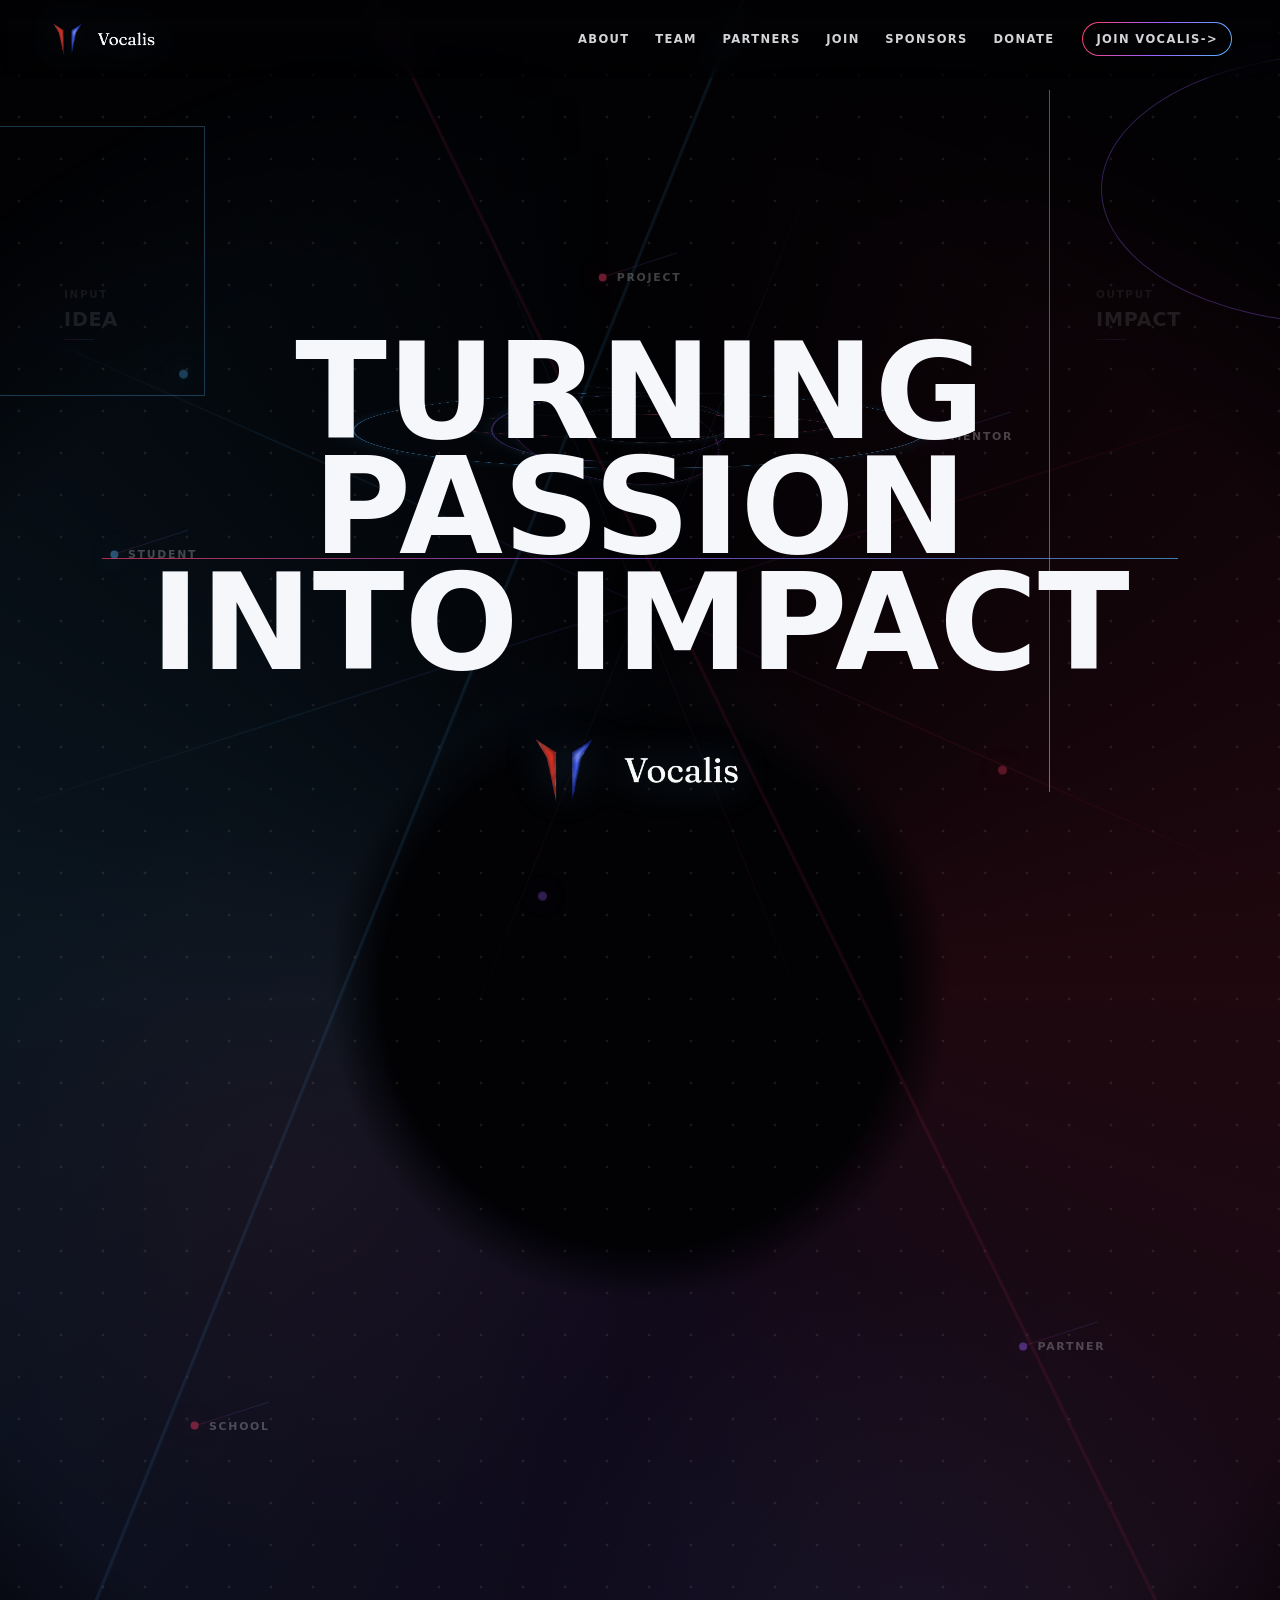
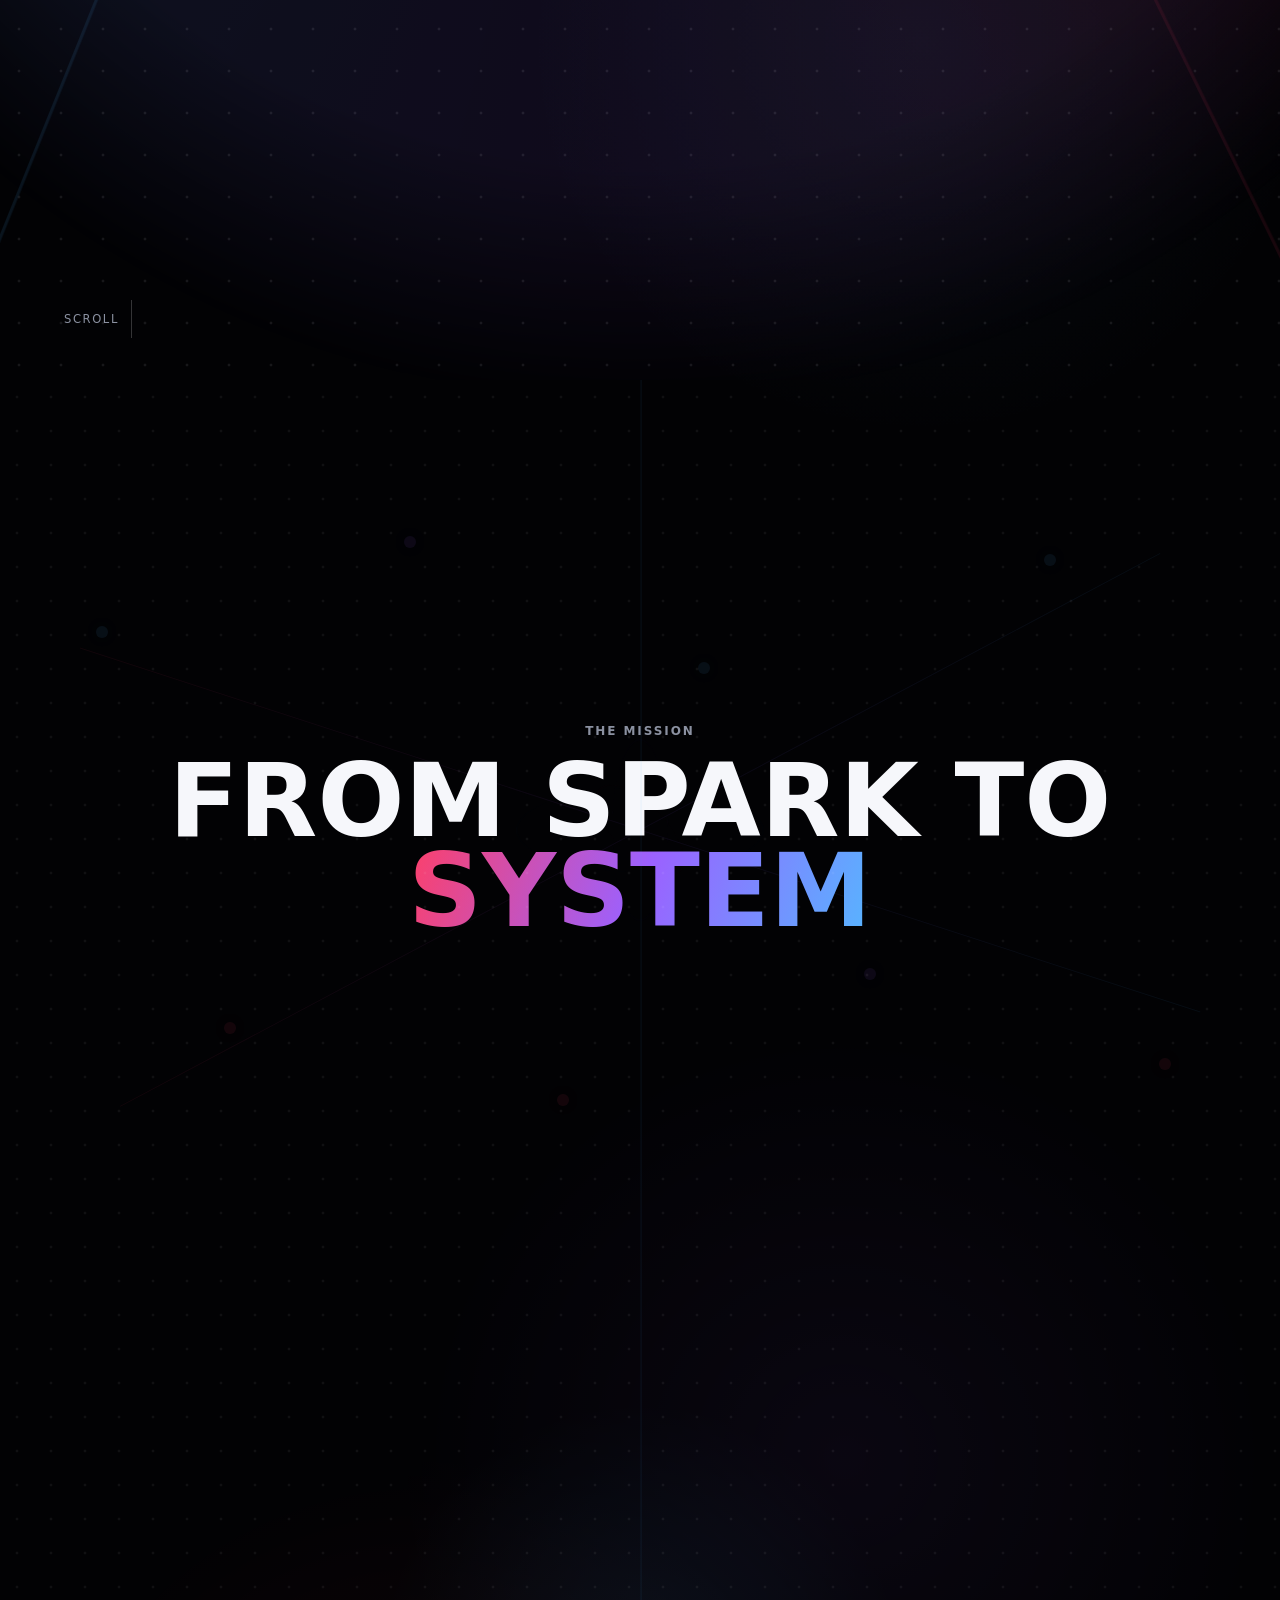
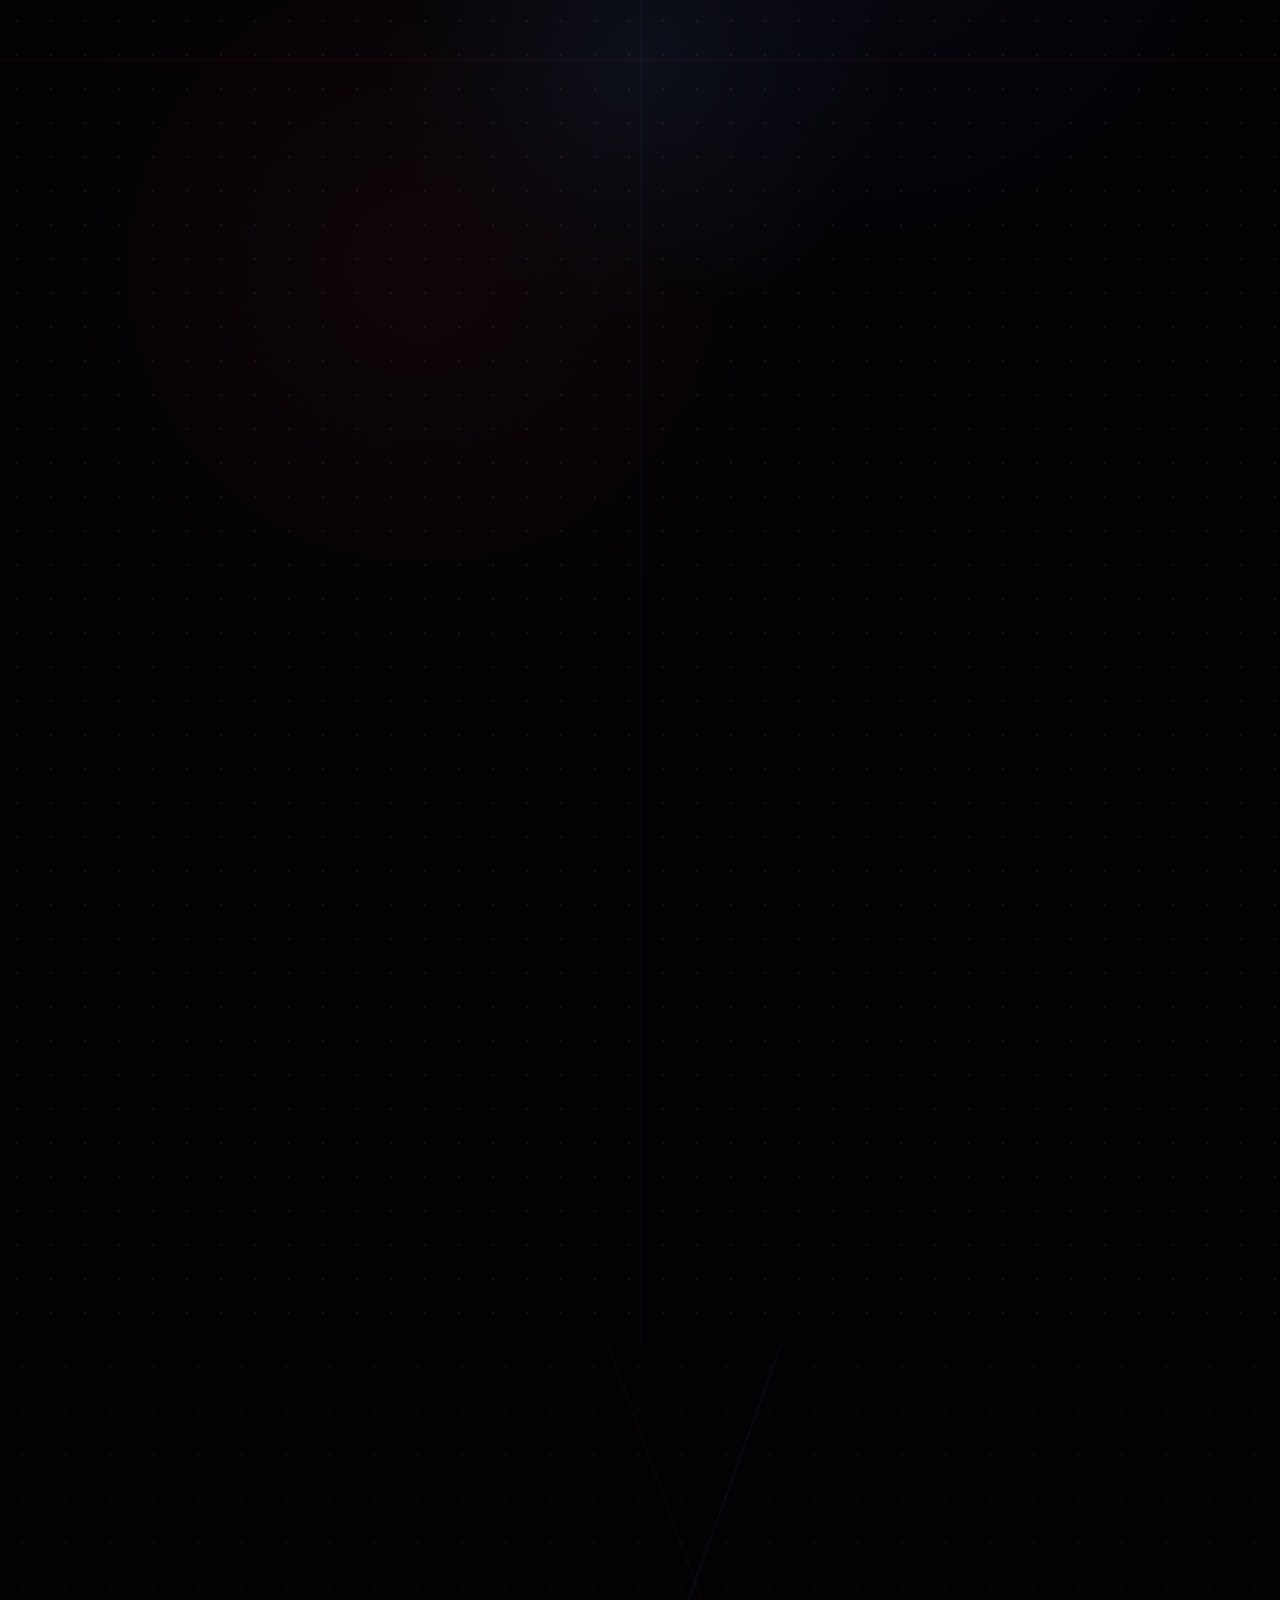
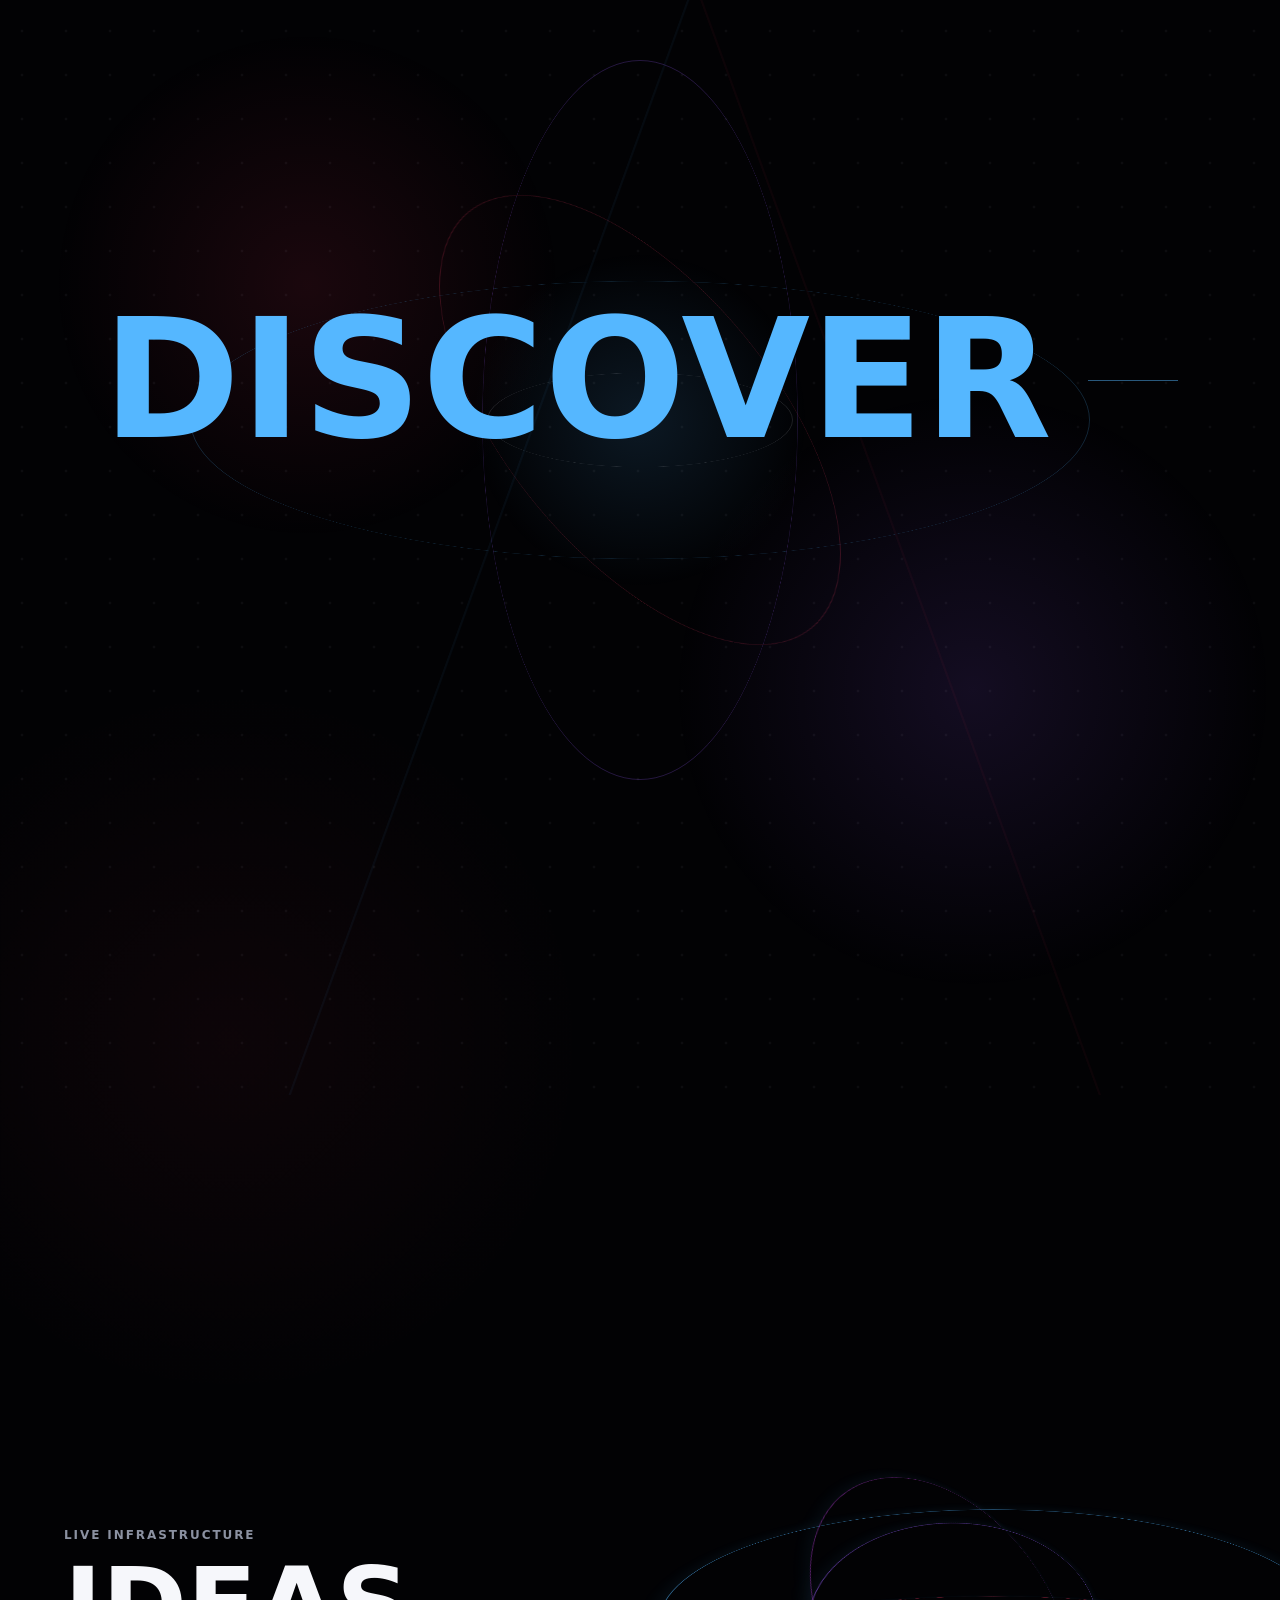
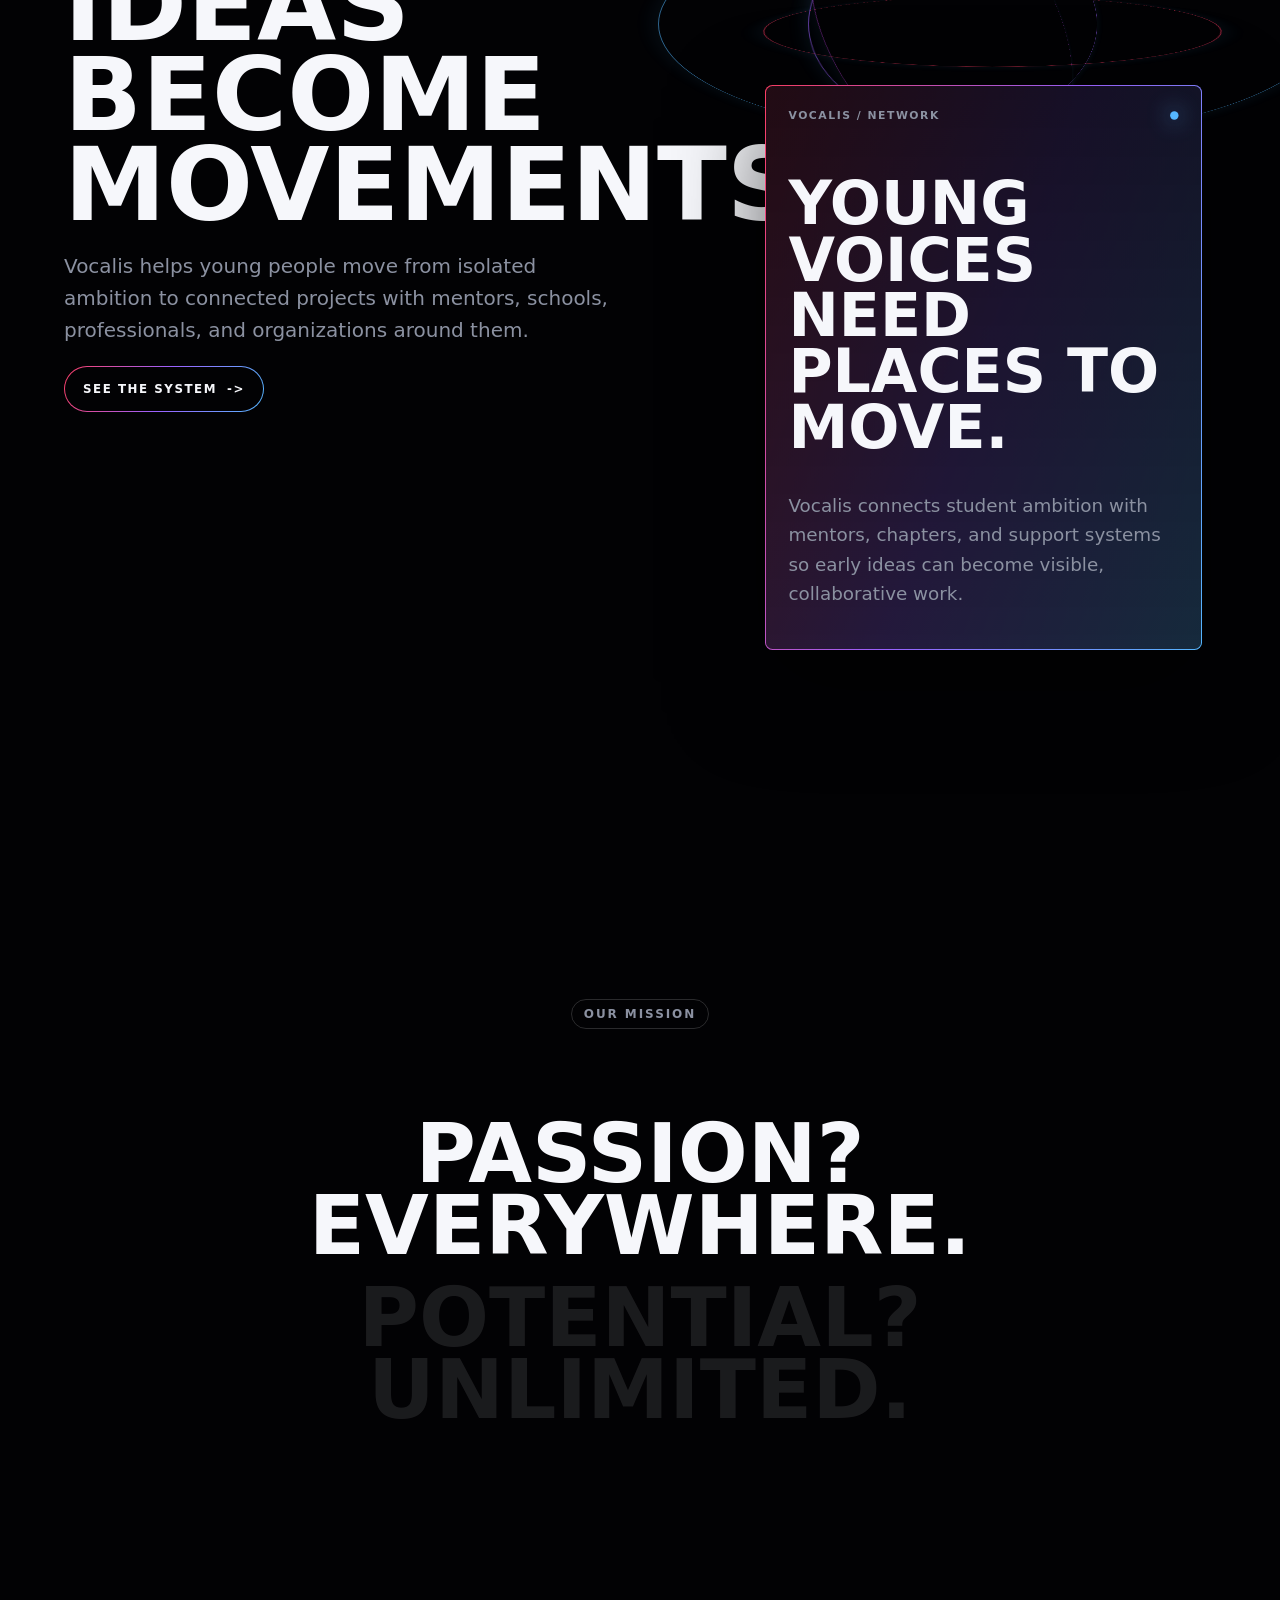
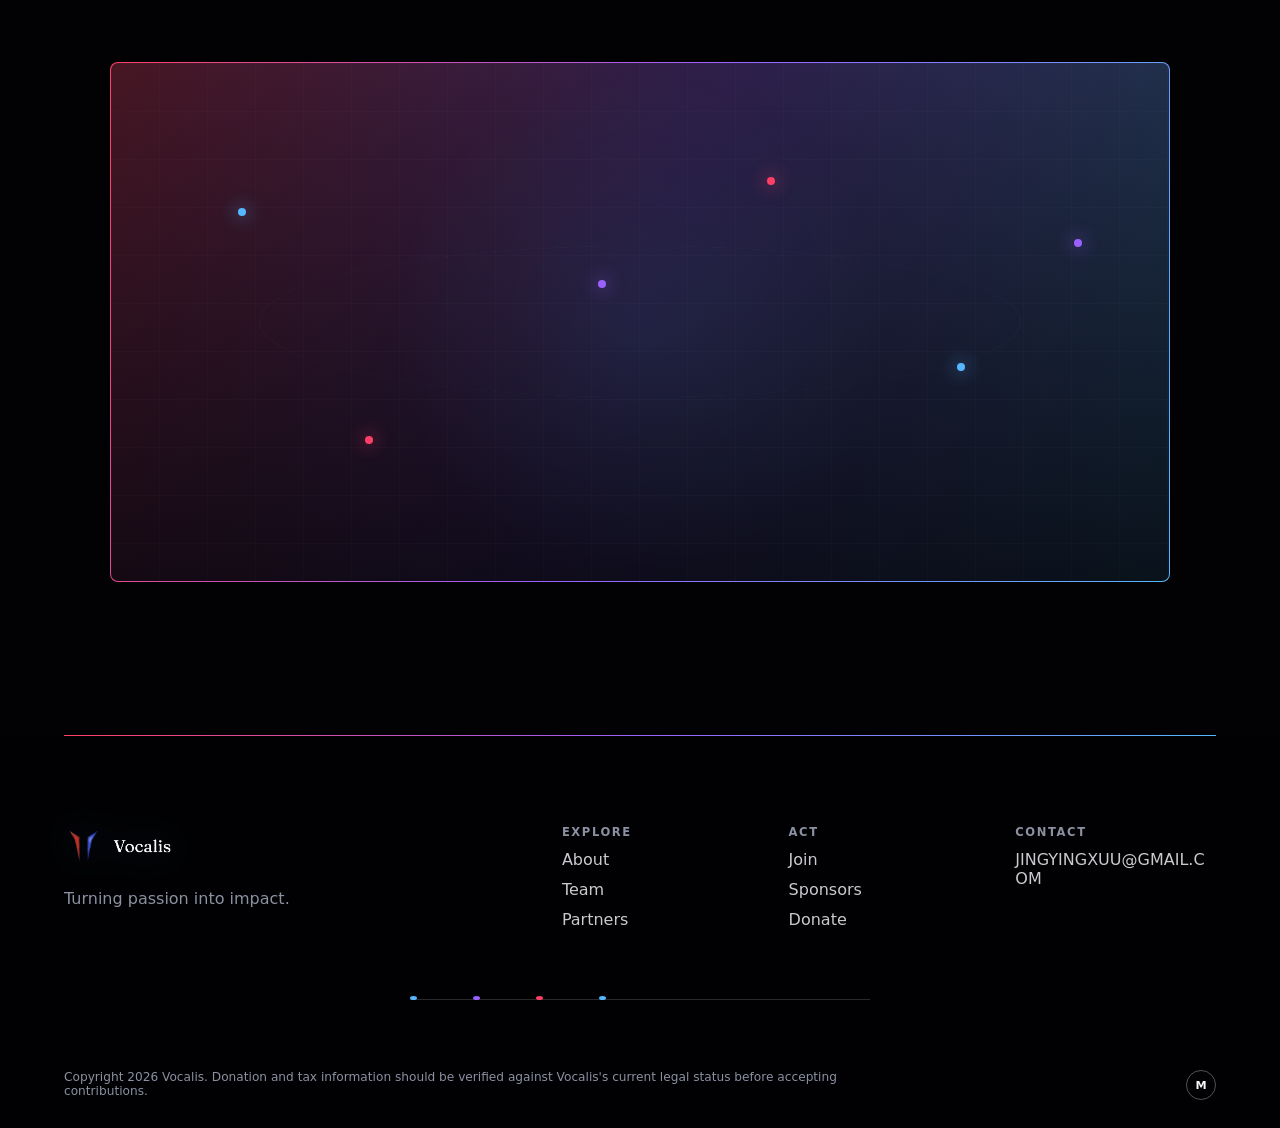
<file: index.html>
<!doctype html>
<html lang="en">
  <head>
    <meta charset="utf-8">
    <meta name="viewport" content="width=device-width, initial-scale=1">
    <meta name="description" content="Vocalis connects youth ideas with mentorship, resources, professional expertise, and institutional networks.">
    <title>Vocalis | Turning passion into impact</title>
    <link rel="icon" href="Photos/Websitelogo-transparent.png" type="image/png">
    <link rel="stylesheet" href="styles.css">
  </head>
  <body data-page="home">
    <a class="skip-link" href="#main">Skip to content</a>
    <canvas id="network-canvas" aria-hidden="true"></canvas>
    <div class="page-transition" aria-hidden="true"><span></span></div>

    <header class="site-header" data-site-header>
      <a class="brand" href="index.html" aria-label="Vocalis home" data-transition>
        <img class="brand-logo" src="Photos/Vocalislogo-transparent.png" alt="Vocalis">
      </a>
      <nav class="primary-nav" aria-label="Primary navigation">
        <a href="about.html" data-transition>About</a>
        <a href="team.html" data-transition>Team</a>
        <a href="partners.html" data-transition>Partners</a>
        <a href="join.html" data-transition>Join</a>
        <a href="sponsors.html" data-transition>Sponsors</a>
        <a href="donate.html" data-transition>Donate</a>
      </nav>
      <a class="header-action" href="join.html" data-transition>Join Vocalis <span aria-hidden="true">-&gt;</span></a>
    </header>

    <main id="main">
      <section class="section home-hero scroll-scene" aria-labelledby="home-title" data-progress-speed="1.25" data-gather-end="0.46">
        <div class="edge-geometry" aria-hidden="true">
          <span class="corner-frame frame-left"></span>
          <span class="corner-frame frame-right"></span>
          <span class="axis-line axis-one"></span>
          <span class="axis-line axis-two"></span>
        </div>
        <div class="wire-object hero-wire" aria-hidden="true">
          <span class="wire-ring ring-a"></span>
          <span class="wire-ring ring-b"></span>
          <span class="wire-ring ring-c"></span>
          <span class="wire-ring ring-d"></span>
          <span class="wire-ring ring-e"></span>
        </div>
        <div class="home-kinetic-field" aria-hidden="true">
          <div class="hero-signal-web">
            <span class="signal-line signal-line-a"></span>
            <span class="signal-line signal-line-b"></span>
            <span class="signal-line signal-line-c"></span>
            <span class="signal-line signal-line-d"></span>
            <span class="signal-packet packet-a"></span>
            <span class="signal-packet packet-b"></span>
            <span class="signal-packet packet-c"></span>
          </div>
          <span class="kinetic-node node-student" style="--x: 12%; --y: 28%; --d: 0;">STUDENT</span>
          <span class="kinetic-node node-mentor" style="--x: 76%; --y: 22%; --d: .12;">MENTOR</span>
          <span class="kinetic-node node-school" style="--x: 18%; --y: 72%; --d: .24;">SCHOOL</span>
          <span class="kinetic-node node-partner" style="--x: 83%; --y: 68%; --d: .36;">PARTNER</span>
          <span class="kinetic-node node-project" style="--x: 50%; --y: 14%; --d: .48;">PROJECT</span>
          <div class="hero-data-rail rail-left">
            <span>INPUT</span>
            <strong>IDEA</strong>
            <i></i>
          </div>
          <div class="hero-data-rail rail-right">
            <span>OUTPUT</span>
            <strong>IMPACT</strong>
            <i></i>
          </div>
        </div>
        <div class="hero-center">
          <h1 id="home-title">Turning passion into impact</h1>
          <img class="hero-logo" src="Photos/Vocalislogo-transparent.png" alt="Vocalis">
        </div>
        <div class="scroll-indicator" aria-hidden="true">
          <span>Scroll</span>
          <i></i>
        </div>
      </section>

      <section class="section constellation scroll-scene" aria-labelledby="constellation-title" data-progress-speed="0.98" data-progress-offset="0.02" data-gather-start="0.06" data-gather-end="0.76" data-release-start="0.96" data-release-end="1.18">
        <div class="constellation-sticky">
          <div class="constellation-map" aria-hidden="true">
            <span style="--x: 8%; --y: 28%; --d: 0;"></span>
            <span style="--x: 18%; --y: 72%; --d: .08;"></span>
            <span style="--x: 32%; --y: 18%; --d: .16;"></span>
            <span style="--x: 44%; --y: 80%; --d: .24;"></span>
            <span style="--x: 55%; --y: 32%; --d: .32;"></span>
            <span style="--x: 68%; --y: 66%; --d: .4;"></span>
            <span style="--x: 82%; --y: 20%; --d: .48;"></span>
            <span style="--x: 91%; --y: 76%; --d: .56;"></span>
          </div>
          <div class="constellation-title">
            <p class="eyebrow">The mission</p>
            <h2 id="constellation-title">From spark to <span>system</span></h2>
          </div>
          <div class="home-nexus" aria-hidden="true">
            <span></span>
            <span></span>
            <span></span>
          </div>
          <div class="collage-card research-card" style="--from-x: -40vw; --from-y: -34vh;">
            <small>Research</small>
            <strong>Student idea lab</strong>
            <p>Mentorship, review, and expert feedback around early concepts.</p>
          </div>
          <div class="collage-card data-card" style="--from-x: -48vw; --from-y: -8vh;">
            <small>Reach</small>
            <strong>8.3K</strong>
            <p>Current reach across the Vocalis network.</p>
          </div>
          <div class="collage-card project-card" style="--from-x: 42vw; --from-y: 34vh;">
            <small>Project</small>
            <strong>Idea to launch</strong>
            <p>Resources move toward the people ready to build.</p>
          </div>
          <div class="collage-card mentor-card" style="--from-x: 46vw; --from-y: -4vh;">
            <small>Mentorship</small>
            <strong>80 mentors</strong>
            <p>Students get feedback from people who understand the terrain.</p>
          </div>
          <div class="collage-card chapter-card" style="--from-x: 16vw; --from-y: -42vh;">
            <small>Chapters</small>
            <strong>62 chapters</strong>
            <p>Each community can become a launch point for new work.</p>
          </div>
        </div>
      </section>

      <section class="section action-stack scroll-scene" aria-label="Vocalis process" data-progress-speed="1.35" data-progress-offset="0.06">
        <div class="process-orbit" aria-hidden="true">
          <span></span><span></span><span></span><span></span>
        </div>
        <div class="stack-word word-blue">
          <span>Discover</span>
          <i aria-hidden="true"></i>
        </div>
        <div class="stack-word word-violet">
          <span>Connect</span>
          <i aria-hidden="true"></i>
        </div>
        <div class="stack-word word-red">
          <span>Create</span>
          <i aria-hidden="true"></i>
        </div>
        <div class="stack-word word-white">
          <span>Impact</span>
          <i aria-hidden="true"></i>
        </div>
      </section>

      <section class="section platform-section scroll-scene" aria-labelledby="platform-title" data-progress-speed="1.18">
        <div class="wire-object platform-wire" aria-hidden="true">
          <span class="wire-ring ring-a"></span>
          <span class="wire-ring ring-b"></span>
          <span class="wire-ring ring-c"></span>
          <span class="wire-ring ring-d"></span>
        </div>
        <div class="platform-copy">
          <p class="eyebrow">Live infrastructure</p>
          <h2 id="platform-title">Ideas become movements.</h2>
          <p>Vocalis helps young people move from isolated ambition to connected projects with mentors, schools, professionals, and organizations around them.</p>
          <a class="gradient-button" href="about.html" data-transition>See the system <span aria-hidden="true">-&gt;</span></a>
        </div>
        <div class="project-interface network-language" aria-label="Vocalis network statement">
          <div class="interface-topline">
            <span>VOCALIS / NETWORK</span>
            <i></i>
          </div>
          <h3>Young voices need places to move.</h3>
          <p>Vocalis connects student ambition with mentors, chapters, and support systems so early ideas can become visible, collaborative work.</p>
        </div>
      </section>

      <section class="section mission-burst scroll-scene" aria-labelledby="burst-title">
        <p class="outline-label">Our mission</p>
        <h2 id="burst-title">
          <span>Passion? Everywhere.</span>
          <span>Potential? Unlimited.</span>
          <span>Impact? Make it real.</span>
        </h2>
        <div class="network-window" aria-hidden="true">
          <span class="window-node" style="--x: 12%; --y: 28%;"></span>
          <span class="window-node" style="--x: 24%; --y: 72%;"></span>
          <span class="window-node" style="--x: 46%; --y: 42%;"></span>
          <span class="window-node" style="--x: 62%; --y: 22%;"></span>
          <span class="window-node" style="--x: 80%; --y: 58%;"></span>
          <span class="window-node" style="--x: 91%; --y: 34%;"></span>
        </div>
      </section>
    </main>

    <footer class="site-footer">
      <div class="footer-line" aria-hidden="true"></div>
      <div class="footer-brand">
        <a class="brand" href="index.html" data-transition><img class="brand-logo" src="Photos/Vocalislogo-transparent.png" alt="Vocalis"></a>
        <p>Turning passion into impact.</p>
      </div>
      <div class="footer-columns">
        <div>
          <span>Explore</span>
          <a href="about.html" data-transition>About</a>
          <a href="team.html" data-transition>Team</a>
          <a href="partners.html" data-transition>Partners</a>
        </div>
        <div>
          <span>Act</span>
          <a href="join.html" data-transition>Join</a>
          <a href="sponsors.html" data-transition>Sponsors</a>
          <a href="donate.html" data-transition>Donate</a>
        </div>
        <div>
          <span>Contact</span>
          <a href="mailto:JINGYINGXUU@GMAIL.COM">JINGYINGXUU@GMAIL.COM</a>
        </div>
      </div>
      <div class="pulse-line" aria-hidden="true"><span></span><span></span><span></span><span></span></div>
      <div class="footer-bottom">
        <p>Copyright 2026 Vocalis. Donation and tax information should be verified against Vocalis's current legal status before accepting contributions.</p>
        <div class="social-links" aria-label="Contact links">
          <a href="mailto:JINGYINGXUU@GMAIL.COM" aria-label="Email Vocalis">M</a>
        </div>
      </div>
    </footer>
    <script src="script.js"></script>
  </body>
</html>
</file>
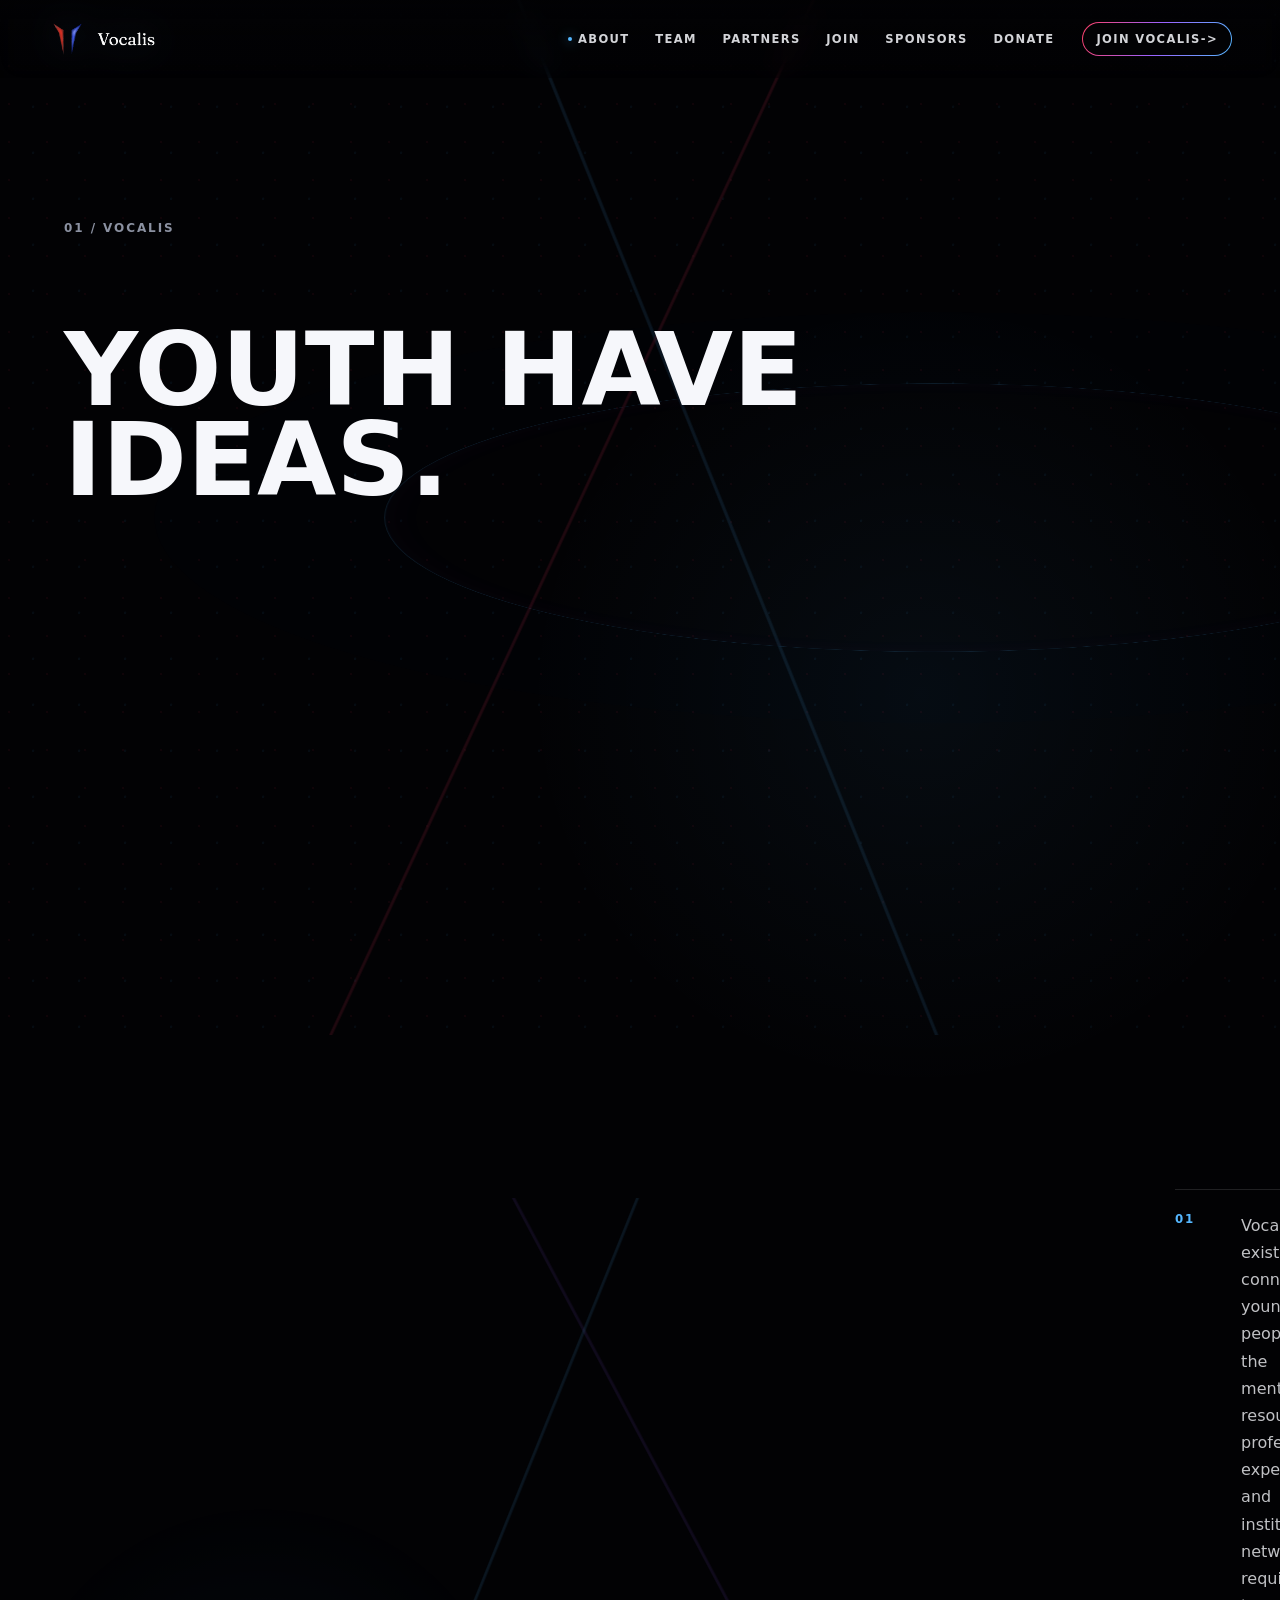
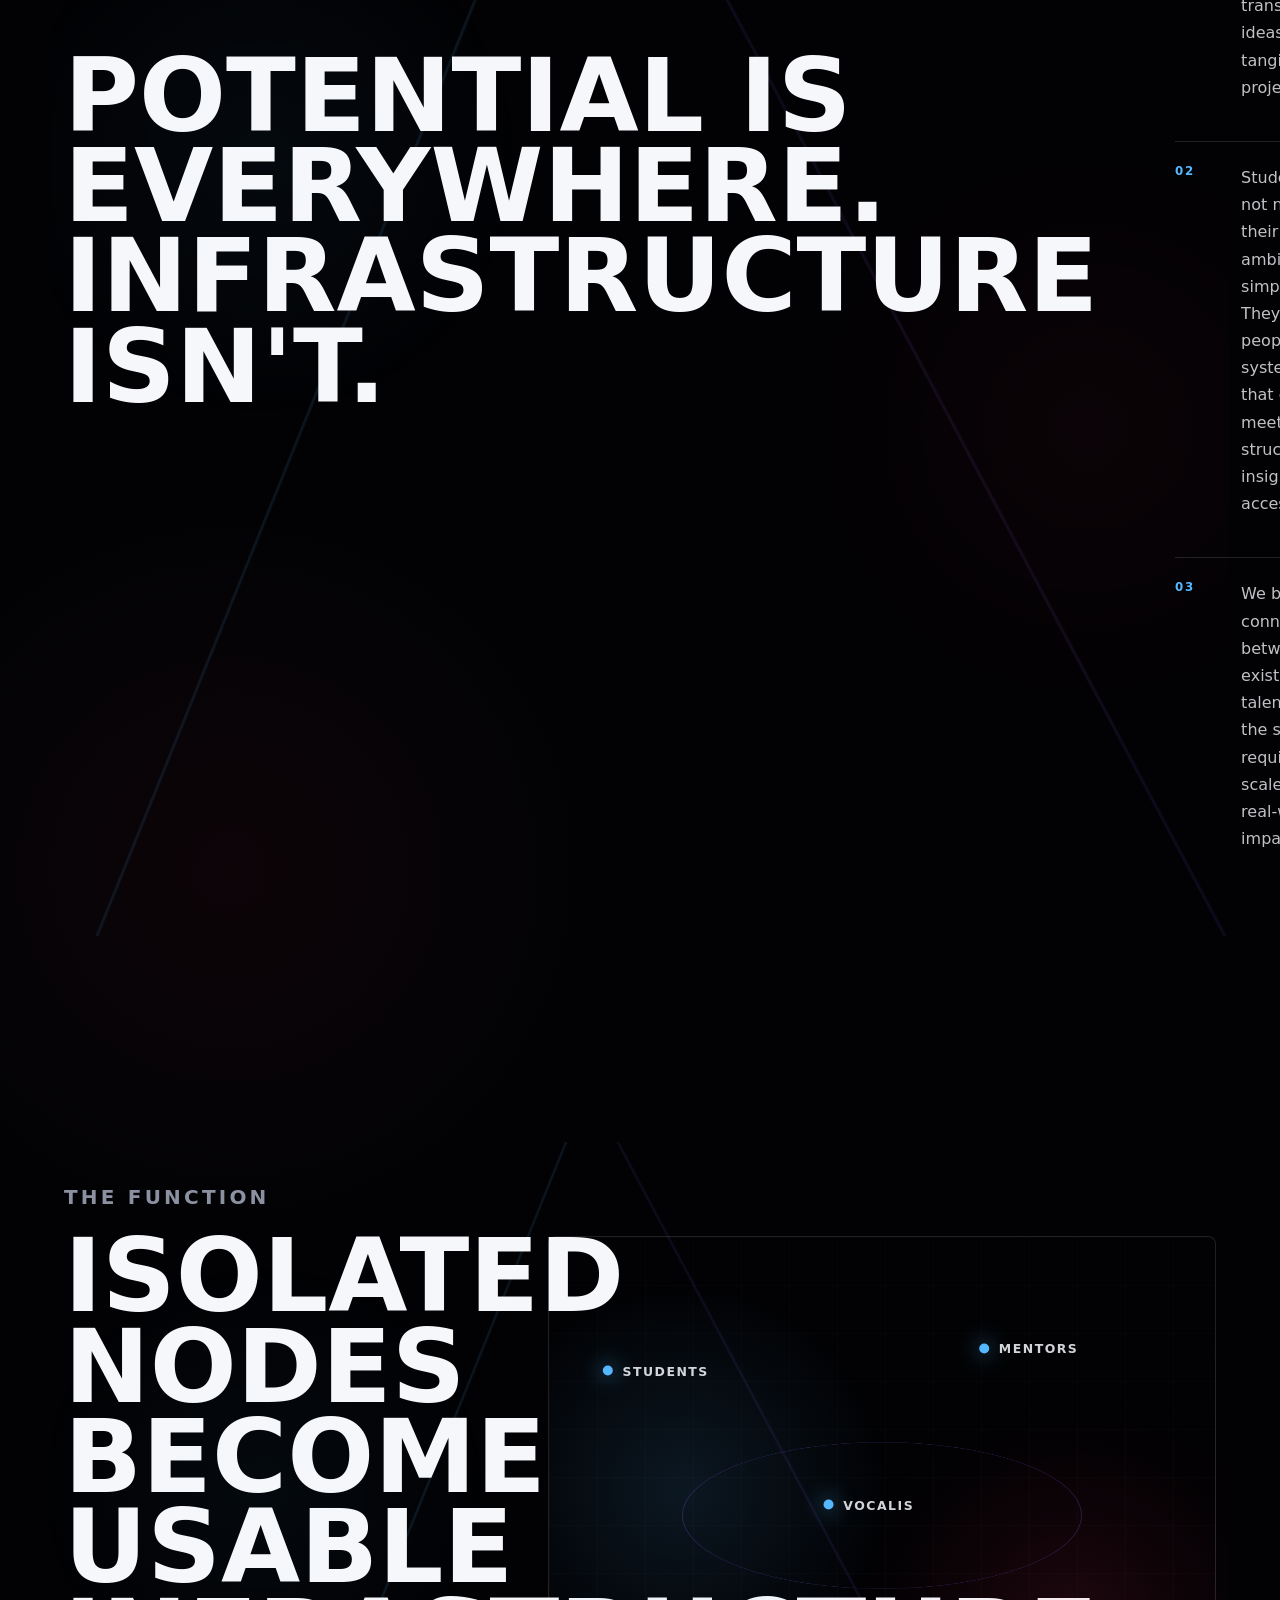
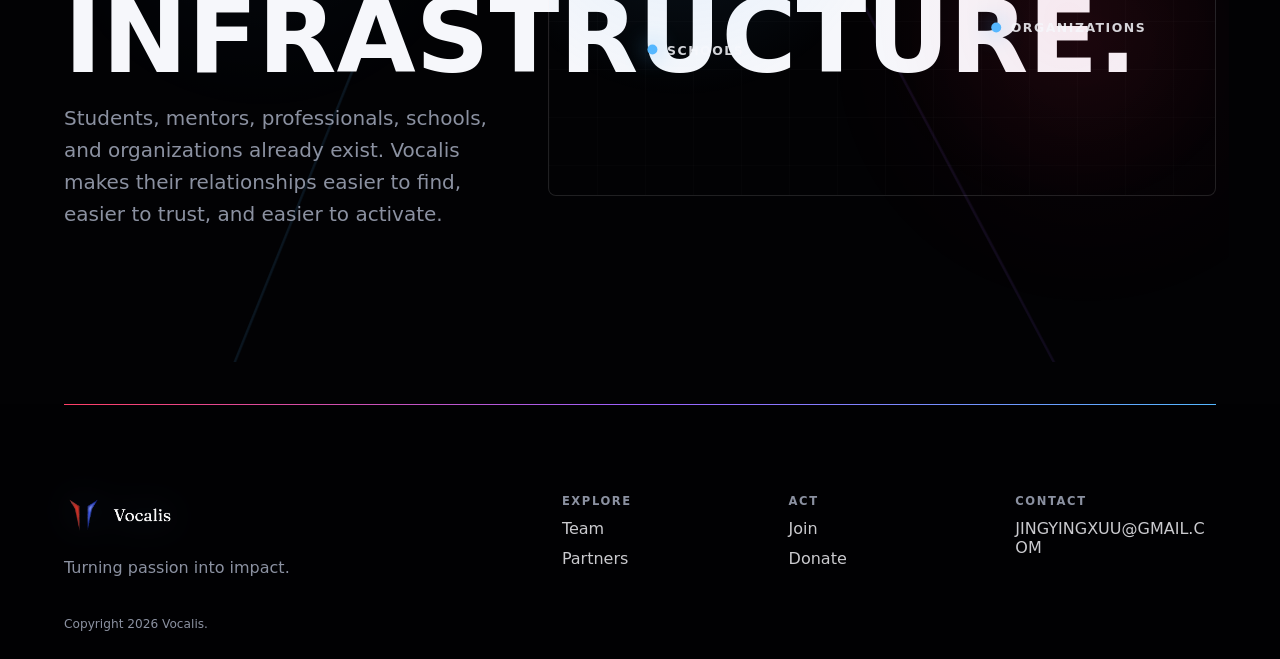
<file: about.html>
<!doctype html>
<html lang="en">
  <head>
    <meta charset="utf-8">
    <meta name="viewport" content="width=device-width, initial-scale=1">
    <meta name="description" content="About Vocalis: connecting youth potential to the infrastructure needed for real-world impact.">
    <title>About | Vocalis</title>
    <link rel="icon" href="Photos/Websitelogo-transparent.png" type="image/png">
    <link rel="stylesheet" href="styles.css">
  </head>
  <body data-page="about">
    <a class="skip-link" href="#main">Skip to content</a>
    <canvas id="network-canvas" aria-hidden="true"></canvas>
    <div class="page-transition" aria-hidden="true"><span></span></div>
    <header class="site-header" data-site-header>
      <a class="brand" href="index.html" aria-label="Vocalis home" data-transition><img class="brand-logo" src="Photos/Vocalislogo-transparent.png" alt="Vocalis"></a>
      <nav class="primary-nav" aria-label="Primary navigation">
        <a href="about.html" data-transition>About</a>
        <a href="team.html" data-transition>Team</a>
        <a href="partners.html" data-transition>Partners</a>
        <a href="join.html" data-transition>Join</a>
        <a href="sponsors.html" data-transition>Sponsors</a>
        <a href="donate.html" data-transition>Donate</a>
      </nav>
      <a class="header-action" href="join.html" data-transition>Join Vocalis <span aria-hidden="true">-&gt;</span></a>
    </header>
    <main id="main">
      <section class="section page-hero about-hero scroll-scene" aria-labelledby="about-title">
        <p class="page-kicker">01 / Vocalis</p>
        <h1 id="about-title" class="sequenced-title">
          <span>Youth have ideas.</span>
          <span>The world needs them.</span>
          <span>We build the connection.</span>
        </h1>
      </section>

      <section class="section about-intro scroll-scene" aria-labelledby="about-center">
        <div class="about-statement">
          <h2 id="about-center">Potential is everywhere.<br>Infrastructure isn't.</h2>
        </div>
        <div class="text-block-grid">
          <article>
            <span>01</span>
            <p>Vocalis exists to connect young people with the mentorship, resources, professional expertise, and institutional networks required to transform ideas into tangible projects.</p>
          </article>
          <article>
            <span>02</span>
            <p>Students do not need their ambition simplified. They need people and systems that can meet it with structure, insight, and access.</p>
          </article>
          <article>
            <span>03</span>
            <p>We build connections between existing talent and the support required to scale it into real-world impact.</p>
          </article>
        </div>
      </section>

      <section class="section network-explainer scroll-scene" aria-labelledby="network-title">
        <div class="network-copy">
          <p class="eyebrow">The function</p>
          <h2 id="network-title">Isolated nodes become usable infrastructure.</h2>
          <p>Students, mentors, professionals, schools, and organizations already exist. Vocalis makes their relationships easier to find, easier to trust, and easier to activate.</p>
        </div>
        <div class="node-system" aria-hidden="true">
          <span class="node-label" style="--x: 16%; --y: 24%;">Students</span>
          <span class="node-label" style="--x: 72%; --y: 20%;">Mentors</span>
          <span class="node-label" style="--x: 48%; --y: 48%;">Vocalis</span>
          <span class="node-label" style="--x: 22%; --y: 74%;">Schools</span>
          <span class="node-label" style="--x: 78%; --y: 70%;">Organizations</span>
        </div>
      </section>
    </main>
    <footer class="site-footer compact-footer">
      <div class="footer-line" aria-hidden="true"></div>
      <div class="footer-brand">
        <a class="brand" href="index.html" data-transition><img class="brand-logo" src="Photos/Vocalislogo-transparent.png" alt="Vocalis"></a>
        <p>Turning passion into impact.</p>
      </div>
      <div class="footer-columns">
        <div><span>Explore</span><a href="team.html" data-transition>Team</a><a href="partners.html" data-transition>Partners</a></div>
        <div><span>Act</span><a href="join.html" data-transition>Join</a><a href="donate.html" data-transition>Donate</a></div>
        <div><span>Contact</span><a href="mailto:JINGYINGXUU@GMAIL.COM">JINGYINGXUU@GMAIL.COM</a></div>
      </div>
      <div class="footer-bottom"><p>Copyright 2026 Vocalis.</p></div>
    </footer>
    <script src="script.js"></script>
  </body>
</html>
</file>
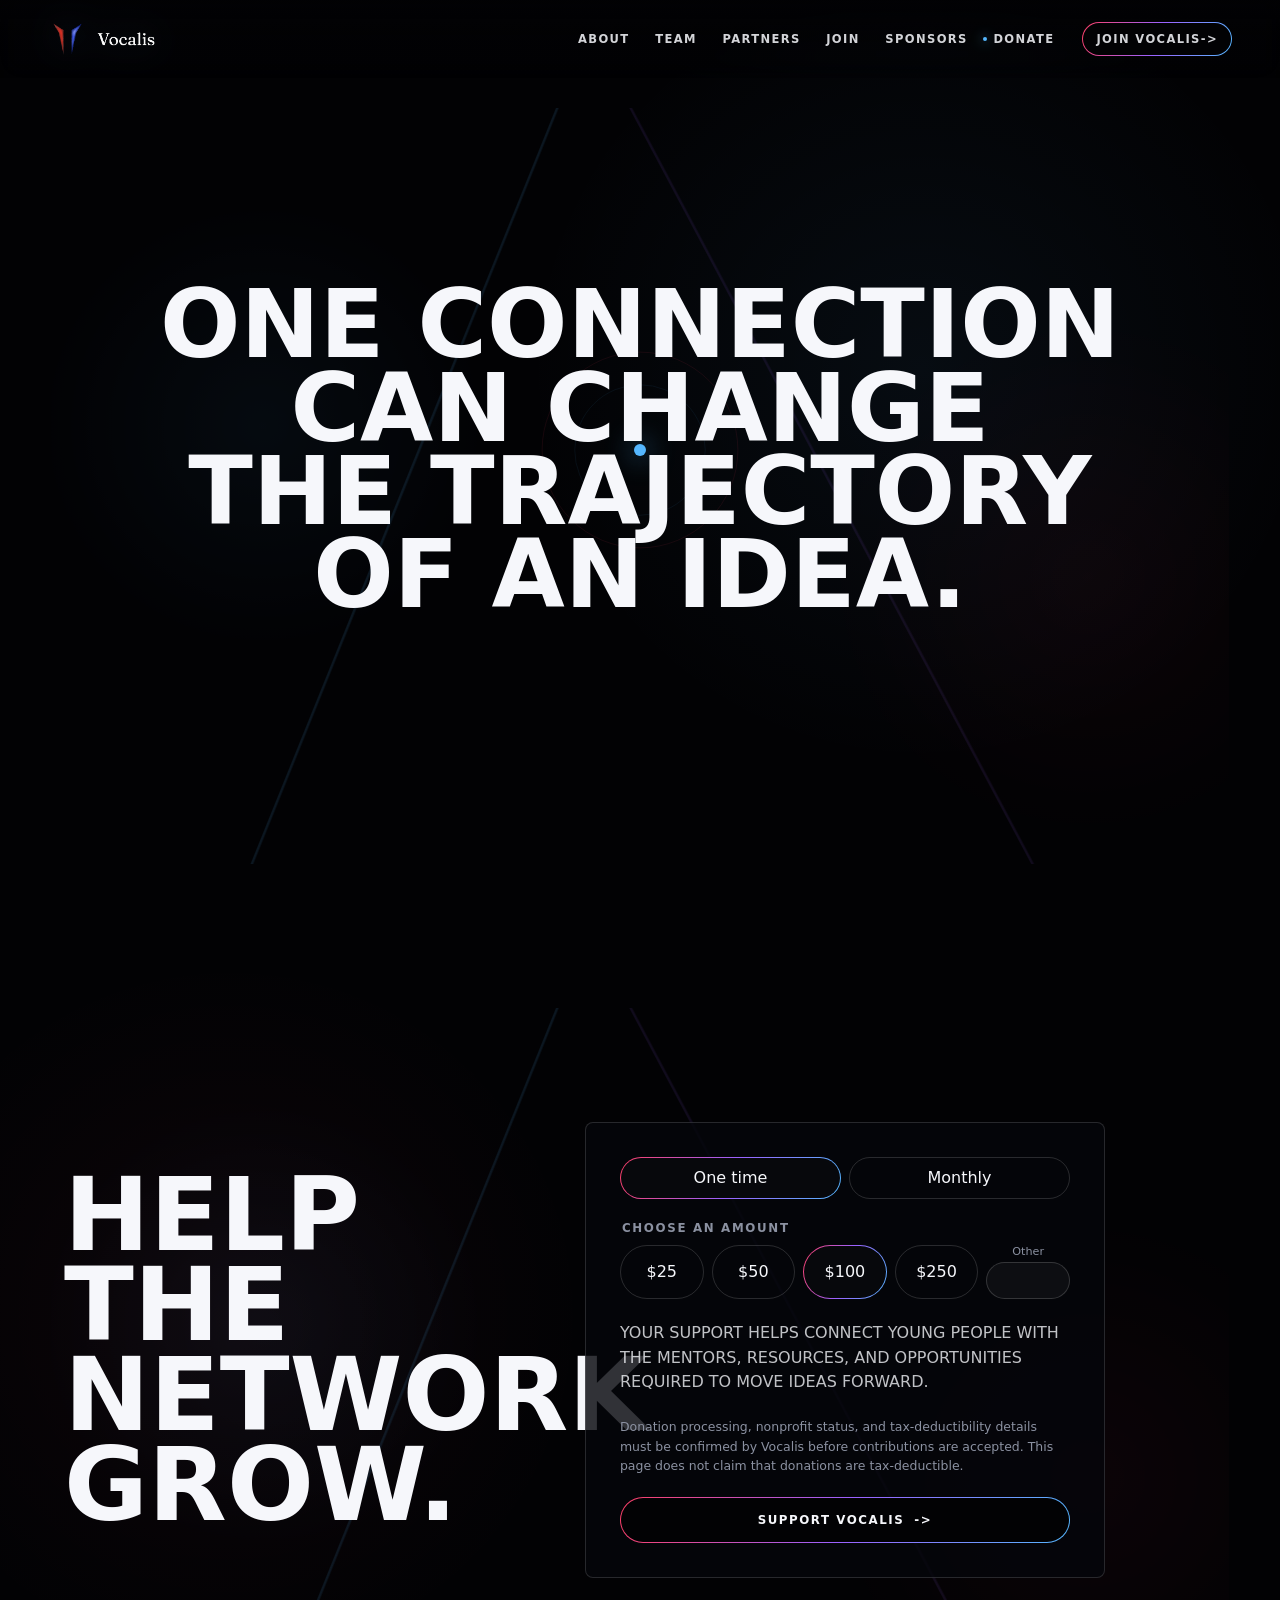
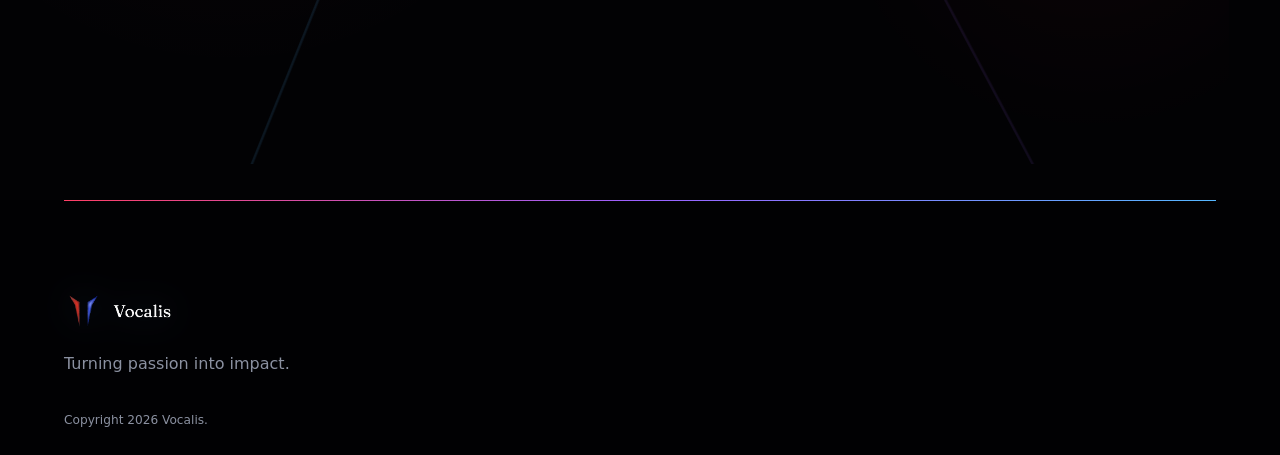
<file: donate.html>
<!doctype html>
<html lang="en">
  <head>
    <meta charset="utf-8">
    <meta name="viewport" content="width=device-width, initial-scale=1">
    <meta name="description" content="Support Vocalis and help the youth innovation network grow.">
    <title>Donate | Vocalis</title>
    <link rel="icon" href="Photos/Websitelogo-transparent.png" type="image/png">
    <link rel="stylesheet" href="styles.css">
  </head>
  <body data-page="donate">
    <a class="skip-link" href="#main">Skip to content</a>
    <canvas id="network-canvas" aria-hidden="true"></canvas>
    <div class="page-transition" aria-hidden="true"><span></span></div>
    <header class="site-header" data-site-header>
      <a class="brand" href="index.html" aria-label="Vocalis home" data-transition><img class="brand-logo" src="Photos/Vocalislogo-transparent.png" alt="Vocalis"></a>
      <nav class="primary-nav" aria-label="Primary navigation">
        <a href="about.html" data-transition>About</a>
        <a href="team.html" data-transition>Team</a>
        <a href="partners.html" data-transition>Partners</a>
        <a href="join.html" data-transition>Join</a>
        <a href="sponsors.html" data-transition>Sponsors</a>
        <a href="donate.html" data-transition>Donate</a>
      </nav>
      <a class="header-action" href="join.html" data-transition>Join Vocalis <span aria-hidden="true">-&gt;</span></a>
    </header>
    <main id="main">
      <section class="section donate-hero scroll-scene" aria-labelledby="donate-title">
        <span class="single-node" aria-hidden="true"></span>
        <h1 id="donate-title">One connection<br>can change<br>the trajectory<br>of an idea.</h1>
      </section>

      <section class="section donation-section scroll-scene" aria-labelledby="donation-interface-title">
        <h2 id="donation-interface-title">Help the network grow.</h2>
        <form class="donation-panel" data-donation-form>
          <div class="toggle-row" role="group" aria-label="Donation frequency">
            <button type="button" class="is-active" data-frequency="One time">One time</button>
            <button type="button" data-frequency="Monthly">Monthly</button>
          </div>
          <fieldset>
            <legend>Choose an amount</legend>
            <button type="button" data-amount="25">$25</button>
            <button type="button" data-amount="50">$50</button>
            <button type="button" class="is-active" data-amount="100">$100</button>
            <button type="button" data-amount="250">$250</button>
            <label>
              <span>Other</span>
              <input type="number" min="1" step="1" inputmode="numeric" data-custom-amount aria-label="Other donation amount">
            </label>
          </fieldset>
          <p>Your support helps connect young people with the mentors, resources, and opportunities required to move ideas forward.</p>
          <p class="legal-note">Donation processing, nonprofit status, and tax-deductibility details must be confirmed by Vocalis before contributions are accepted. This page does not claim that donations are tax-deductible.</p>
          <button class="gradient-button" type="submit">Support Vocalis <span aria-hidden="true">-&gt;</span></button>
        </form>
      </section>
    </main>
    <footer class="site-footer compact-footer">
      <div class="footer-line" aria-hidden="true"></div>
      <div class="footer-brand"><a class="brand" href="index.html" data-transition><img class="brand-logo" src="Photos/Vocalislogo-transparent.png" alt="Vocalis"></a><p>Turning passion into impact.</p></div>
      <div class="footer-bottom"><p>Copyright 2026 Vocalis.</p></div>
    </footer>
    <script src="script.js"></script>
  </body>
</html>
</file>
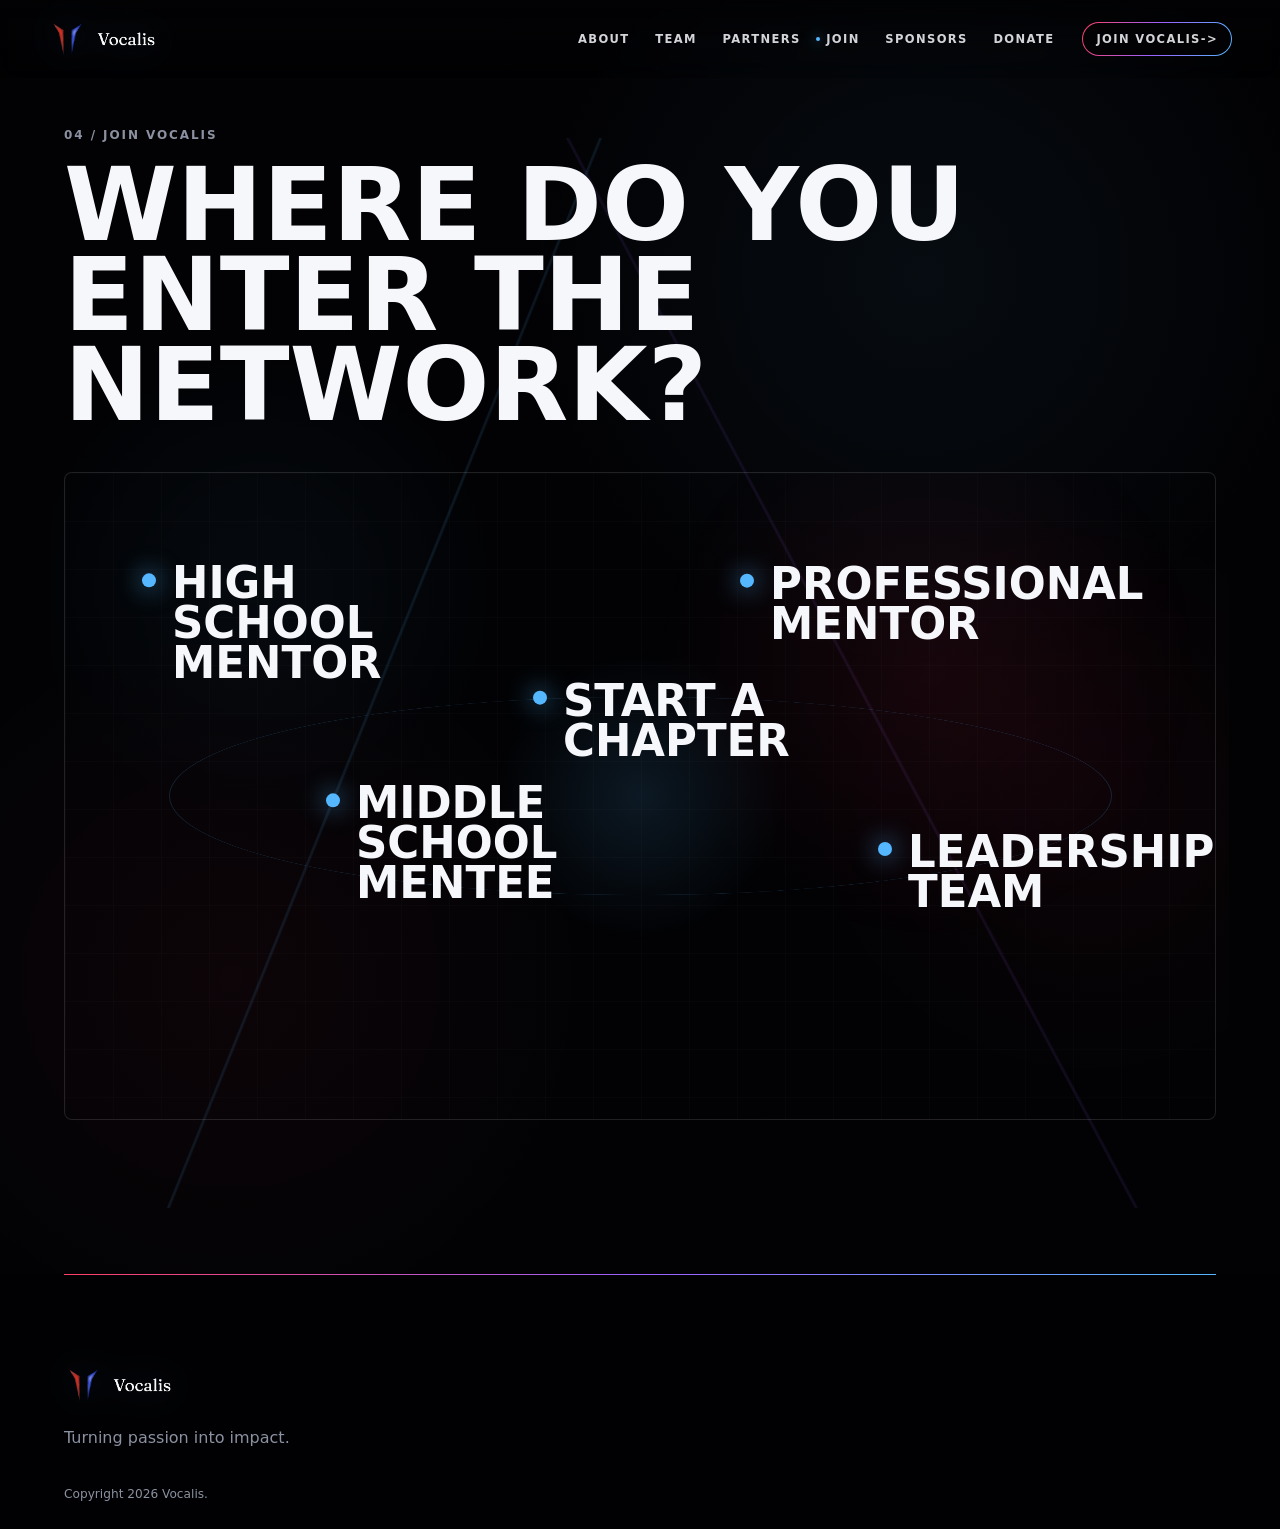
<file: join.html>
<!doctype html>
<html lang="en">
  <head>
    <meta charset="utf-8">
    <meta name="viewport" content="width=device-width, initial-scale=1">
    <meta name="description" content="Join Vocalis as a mentor, mentee, leader, or chapter founder.">
    <title>Join | Vocalis</title>
    <link rel="icon" href="Photos/Websitelogo-transparent.png" type="image/png">
    <link rel="stylesheet" href="styles.css">
  </head>
  <body data-page="join">
    <a class="skip-link" href="#main">Skip to content</a>
    <canvas id="network-canvas" aria-hidden="true"></canvas>
    <div class="page-transition" aria-hidden="true"><span></span></div>
    <header class="site-header" data-site-header>
      <a class="brand" href="index.html" aria-label="Vocalis home" data-transition><img class="brand-logo" src="Photos/Vocalislogo-transparent.png" alt="Vocalis"></a>
      <nav class="primary-nav" aria-label="Primary navigation">
        <a href="about.html" data-transition>About</a>
        <a href="team.html" data-transition>Team</a>
        <a href="partners.html" data-transition>Partners</a>
        <a href="join.html" data-transition>Join</a>
        <a href="sponsors.html" data-transition>Sponsors</a>
        <a href="donate.html" data-transition>Donate</a>
      </nav>
      <a class="header-action" href="join.html" data-transition>Join Vocalis <span aria-hidden="true">-&gt;</span></a>
    </header>
    <main id="main">
      <section class="section join-section scroll-scene" aria-labelledby="join-title">
        <div class="join-heading">
          <p class="page-kicker">04 / Join Vocalis</p>
          <h1 id="join-title">Where do you<br>enter the network?</h1>
        </div>
        <div class="pathway-field" data-pathway-field>
          <svg class="pathway-lines" aria-hidden="true"></svg>
          <button class="pathway-node" type="button" data-pathway="High School Mentor" style="--x: 18%; --y: 30%;">
            <span>High school mentor</span>
            <small>Use your experience to guide younger students as they explore ideas, interests, and ambitious projects.</small>
          </button>
          <button class="pathway-node" type="button" data-pathway="Professional Mentor" style="--x: 70%; --y: 24%;">
            <span>Professional mentor</span>
            <small>Help young people scale ideas into real-world solutions.</small>
          </button>
          <button class="pathway-node" type="button" data-pathway="Middle School Mentee" style="--x: 34%; --y: 64%;">
            <span>Middle school mentee</span>
            <small>Explore your interests, develop ambitious ideas, and connect with students and mentors ready to help you build.</small>
          </button>
          <button class="pathway-node" type="button" data-pathway="Leadership Team" style="--x: 82%; --y: 67%;">
            <span>Leadership team</span>
            <small>Help shape the systems, partnerships, programs, and future direction of Vocalis.</small>
          </button>
          <button class="pathway-node" type="button" data-pathway="Start a Chapter" style="--x: 52%; --y: 42%;">
            <span>Start a chapter</span>
            <small>Bring the Vocalis network to your school or community.</small>
          </button>
          <button class="gradient-button begin-application" type="button" data-application-open>Begin application <span aria-hidden="true">-&gt;</span></button>
        </div>
      </section>
    </main>

    <dialog class="application-dialog" data-application-dialog aria-labelledby="application-title">
      <form method="dialog" class="dialog-panel" data-application-form>
        <button class="icon-close" type="button" data-dialog-close aria-label="Close application">x</button>
        <p class="eyebrow">Vocalis application</p>
        <h2 id="application-title">Begin application</h2>
        <label>
          Name
          <input name="name" autocomplete="name" required>
        </label>
        <label>
          Email
          <input name="email" type="email" autocomplete="email" required>
        </label>
        <label>
          Pathway
          <select name="pathway" data-pathway-select>
            <option>High School Mentor</option>
            <option>Professional Mentor</option>
            <option>Middle School Mentee</option>
            <option>Leadership Team</option>
            <option>Start a Chapter</option>
          </select>
        </label>
        <label>
          Why are you interested?
          <textarea name="message" rows="4"></textarea>
        </label>
        <button class="gradient-button" type="submit">Send application draft <span aria-hidden="true">-&gt;</span></button>
      </form>
    </dialog>

    <footer class="site-footer compact-footer">
      <div class="footer-line" aria-hidden="true"></div>
      <div class="footer-brand"><a class="brand" href="index.html" data-transition><img class="brand-logo" src="Photos/Vocalislogo-transparent.png" alt="Vocalis"></a><p>Turning passion into impact.</p></div>
      <div class="footer-bottom"><p>Copyright 2026 Vocalis.</p></div>
    </footer>
    <script src="script.js"></script>
  </body>
</html>
</file>
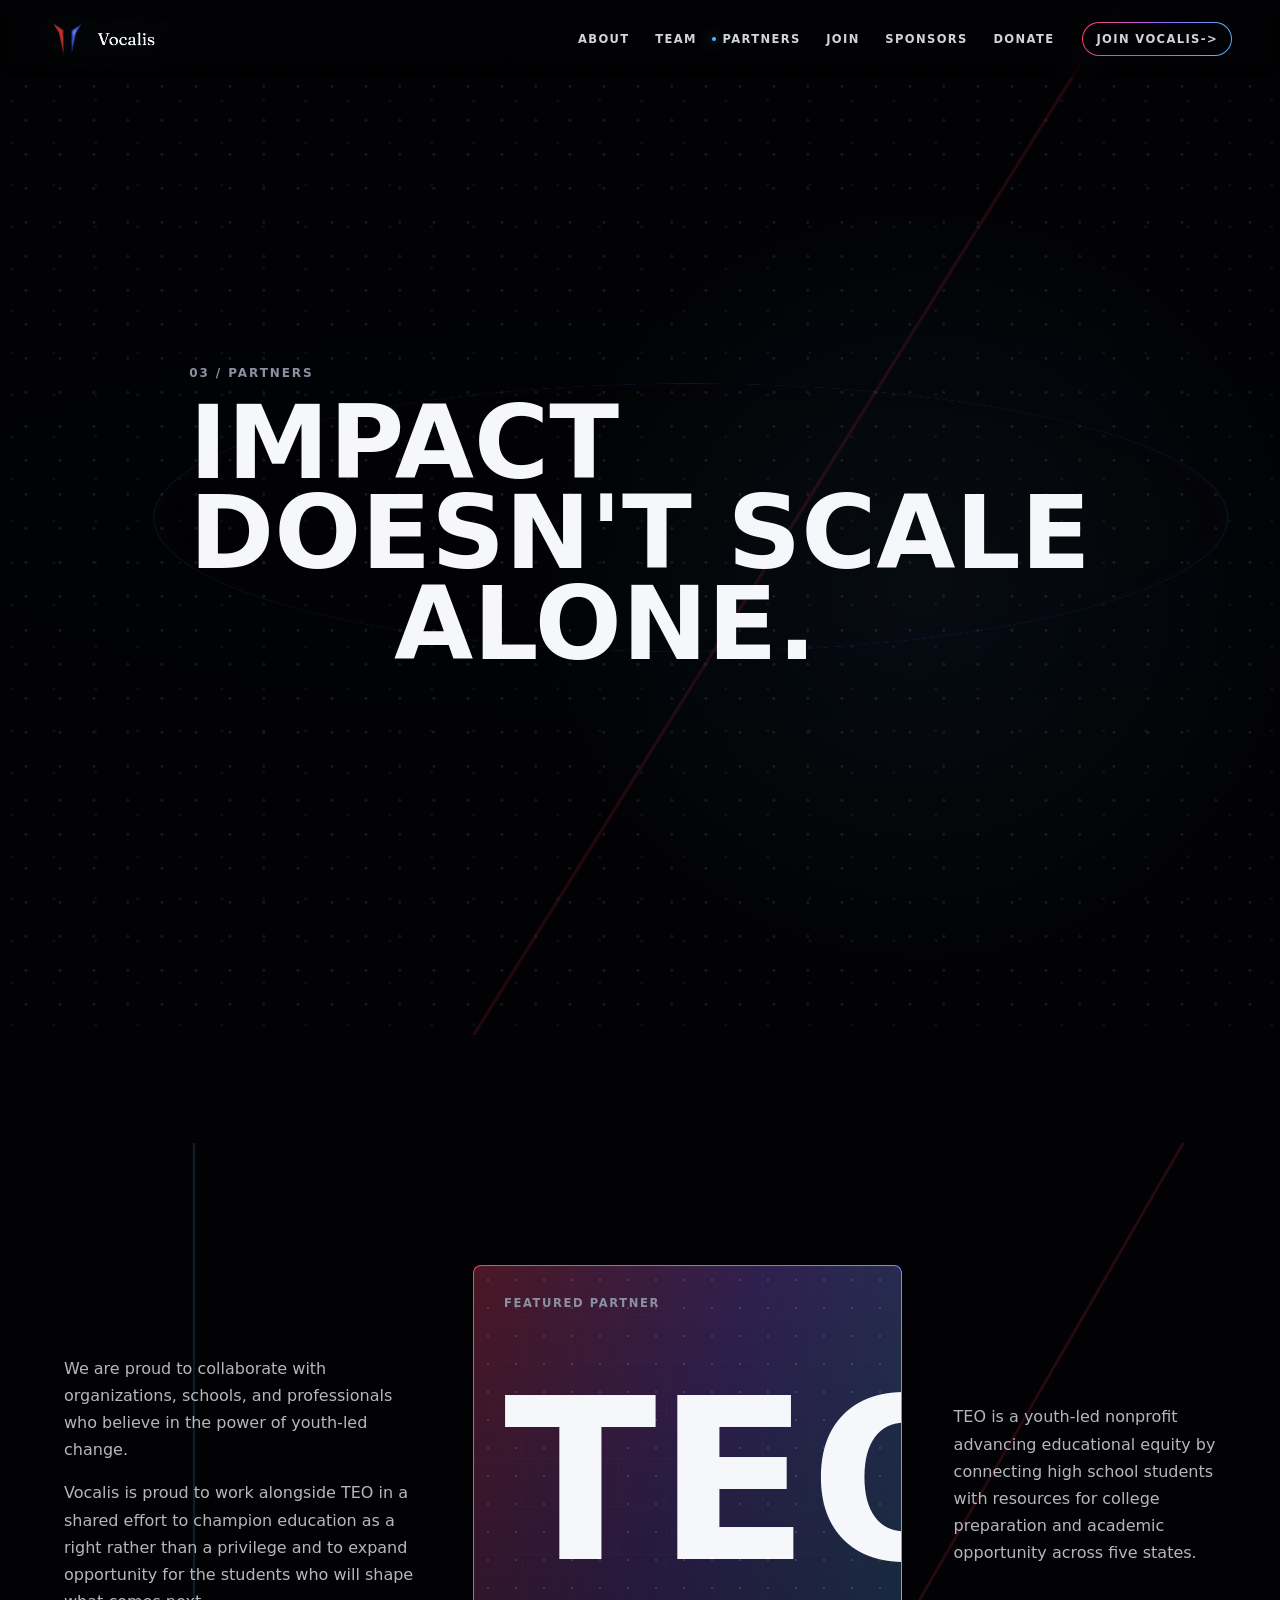
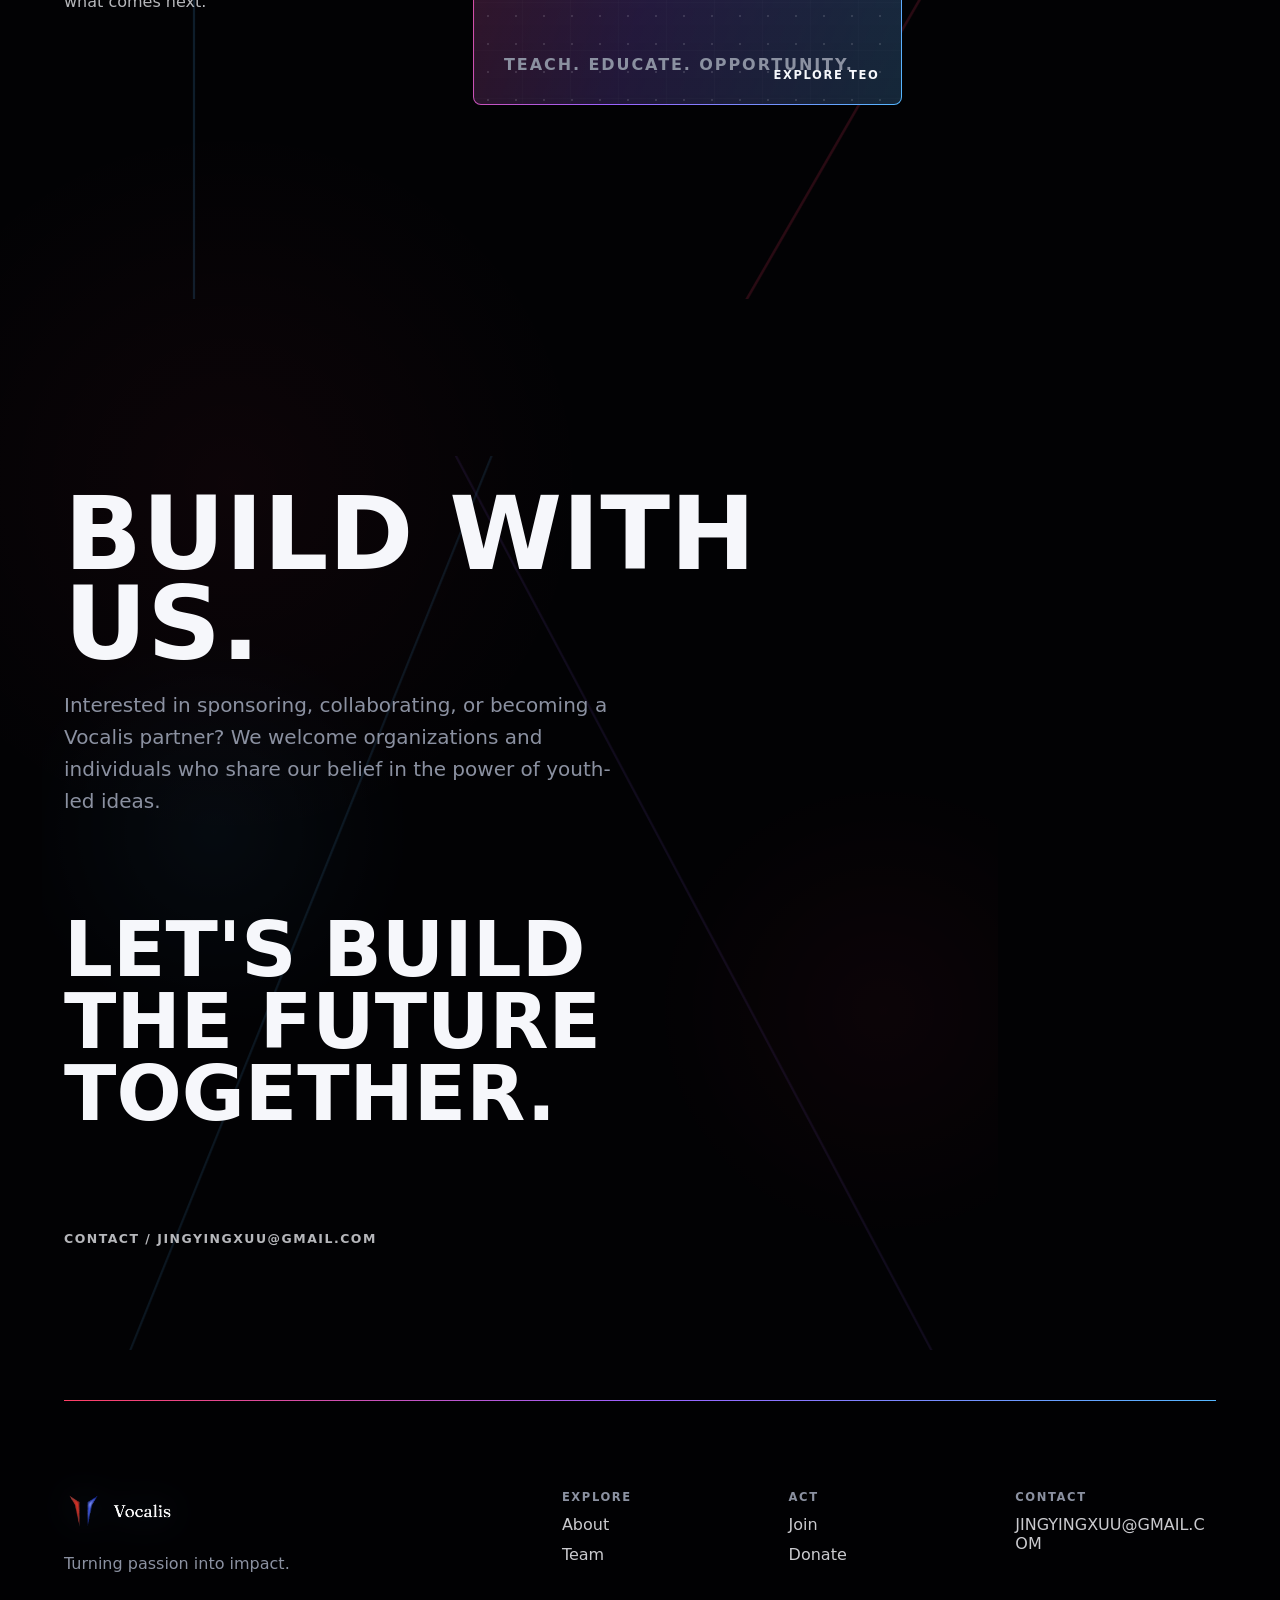
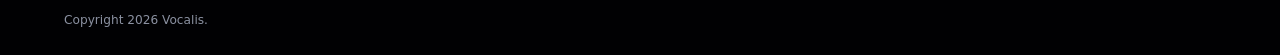
<file: partners.html>
<!doctype html>
<html lang="en">
  <head>
    <meta charset="utf-8">
    <meta name="viewport" content="width=device-width, initial-scale=1">
    <meta name="description" content="Vocalis partners with organizations that believe in youth-led change.">
    <title>Partners | Vocalis</title>
    <link rel="icon" href="Photos/Websitelogo-transparent.png" type="image/png">
    <link rel="stylesheet" href="styles.css">
  </head>
  <body data-page="partners">
    <a class="skip-link" href="#main">Skip to content</a>
    <canvas id="network-canvas" aria-hidden="true"></canvas>
    <div class="page-transition" aria-hidden="true"><span></span></div>
    <header class="site-header" data-site-header>
      <a class="brand" href="index.html" aria-label="Vocalis home" data-transition><img class="brand-logo" src="Photos/Vocalislogo-transparent.png" alt="Vocalis"></a>
      <nav class="primary-nav" aria-label="Primary navigation">
        <a href="about.html" data-transition>About</a>
        <a href="team.html" data-transition>Team</a>
        <a href="partners.html" data-transition>Partners</a>
        <a href="join.html" data-transition>Join</a>
        <a href="sponsors.html" data-transition>Sponsors</a>
        <a href="donate.html" data-transition>Donate</a>
      </nav>
      <a class="header-action" href="join.html" data-transition>Join Vocalis <span aria-hidden="true">-&gt;</span></a>
    </header>
    <main id="main">
      <section class="section page-hero partners-hero scroll-scene" aria-labelledby="partners-title">
        <p class="page-kicker">03 / Partners</p>
        <h1 id="partners-title">Impact<br>doesn't scale<br><span>alone.</span></h1>
      </section>

      <section class="section partner-feature scroll-scene" aria-labelledby="teo-title">
        <div class="partner-copy">
          <p>We are proud to collaborate with organizations, schools, and professionals who believe in the power of youth-led change.</p>
          <p>Vocalis is proud to work alongside TEO in a shared effort to champion education as a right rather than a privilege and to expand opportunity for the students who will shape what comes next.</p>
        </div>
        <a class="teo-visual" href="https://www.teo-program.com/" rel="noreferrer" aria-label="Explore TEO website">
          <span class="teo-nodes" aria-hidden="true"></span>
          <small>Featured partner</small>
          <h2 id="teo-title">TEO</h2>
          <p>Teach. Educate. Opportunity.</p>
          <em>Explore TEO</em>
        </a>
        <div class="partner-description">
          <p>TEO is a youth-led nonprofit advancing educational equity by connecting high school students with resources for college preparation and academic opportunity across five states.</p>
        </div>
      </section>

      <section class="section build-with-us scroll-scene" aria-labelledby="build-title">
        <h2 id="build-title">Build with us.</h2>
        <p>Interested in sponsoring, collaborating, or becoming a Vocalis partner? We welcome organizations and individuals who share our belief in the power of youth-led ideas.</p>
        <p class="large-line">Let's build the future together.</p>
        <a class="understated-link" href="mailto:JINGYINGXUU@GMAIL.COM">Contact / JINGYINGXUU@GMAIL.COM</a>
      </section>
    </main>
    <footer class="site-footer compact-footer">
      <div class="footer-line" aria-hidden="true"></div>
      <div class="footer-brand"><a class="brand" href="index.html" data-transition><img class="brand-logo" src="Photos/Vocalislogo-transparent.png" alt="Vocalis"></a><p>Turning passion into impact.</p></div>
      <div class="footer-columns"><div><span>Explore</span><a href="about.html" data-transition>About</a><a href="team.html" data-transition>Team</a></div><div><span>Act</span><a href="join.html" data-transition>Join</a><a href="donate.html" data-transition>Donate</a></div><div><span>Contact</span><a href="mailto:JINGYINGXUU@GMAIL.COM">JINGYINGXUU@GMAIL.COM</a></div></div>
      <div class="footer-bottom"><p>Copyright 2026 Vocalis.</p></div>
    </footer>
    <script src="script.js"></script>
  </body>
</html>
</file>
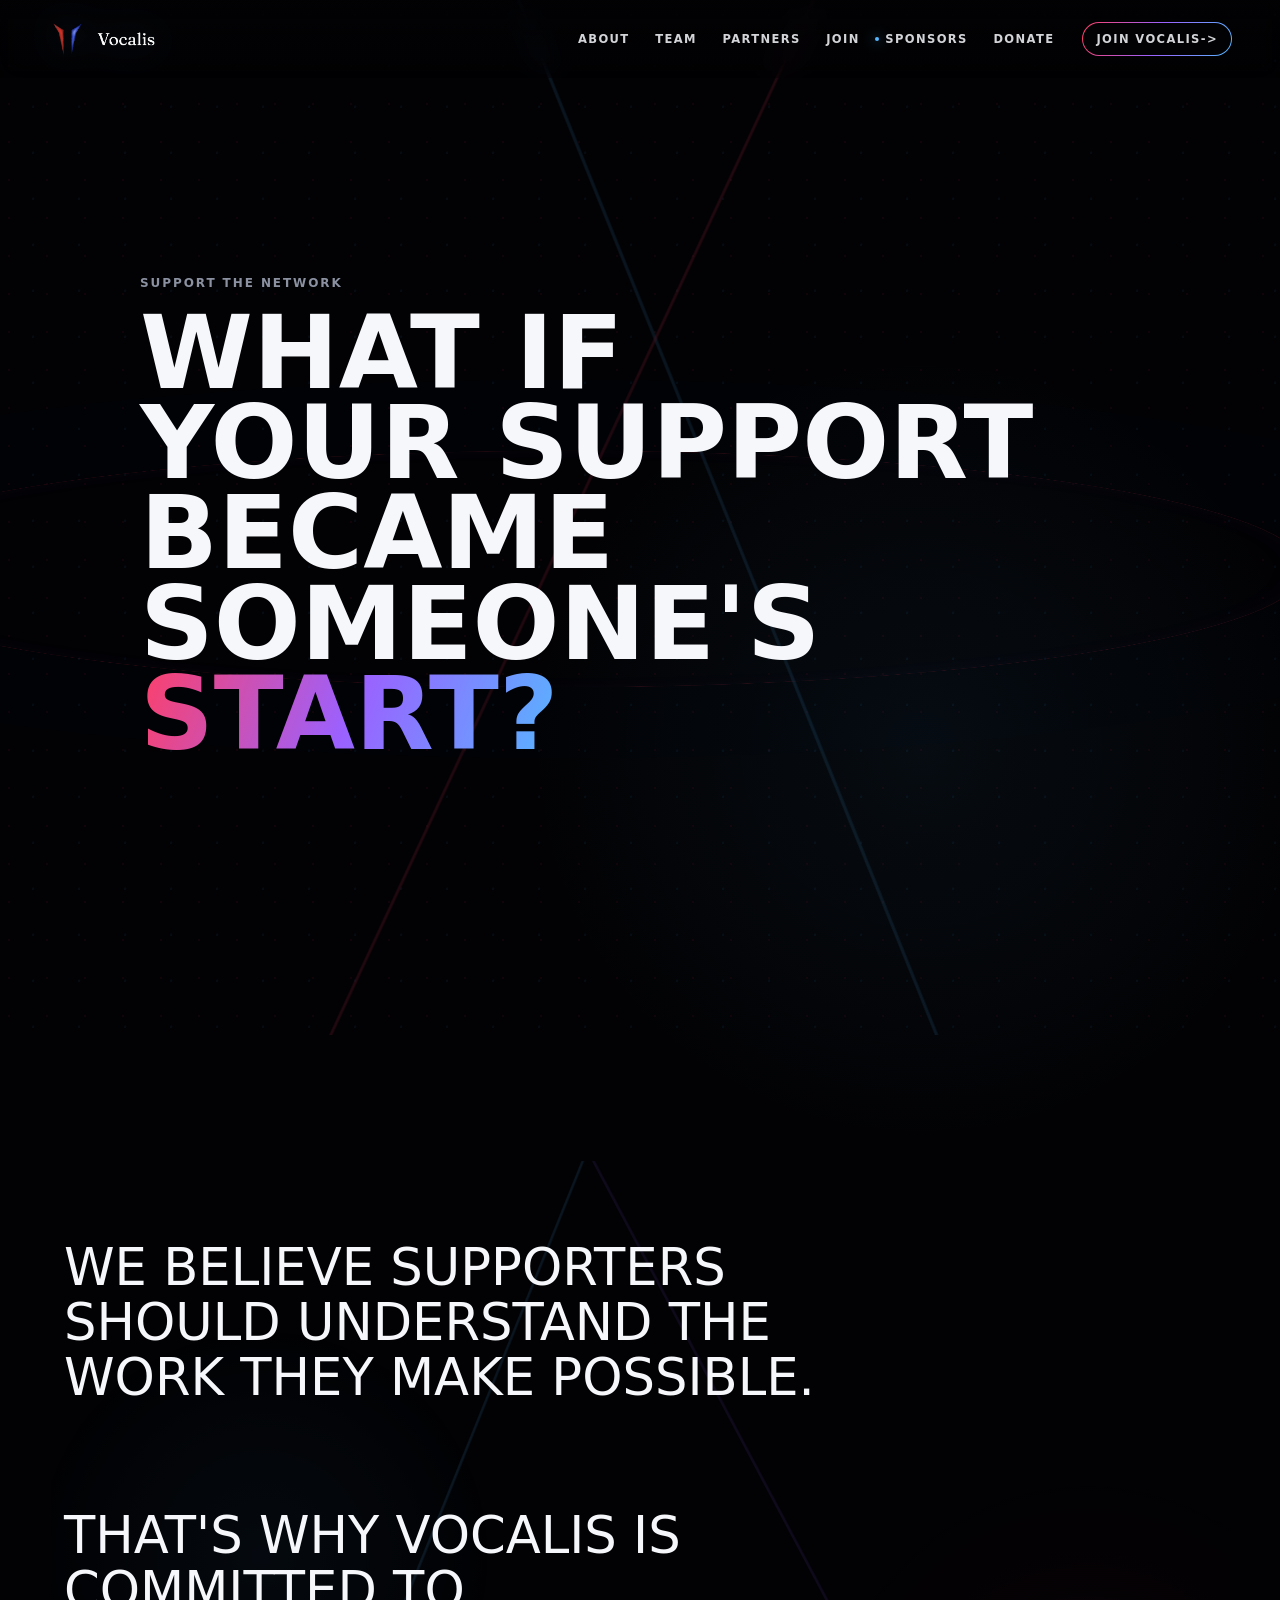
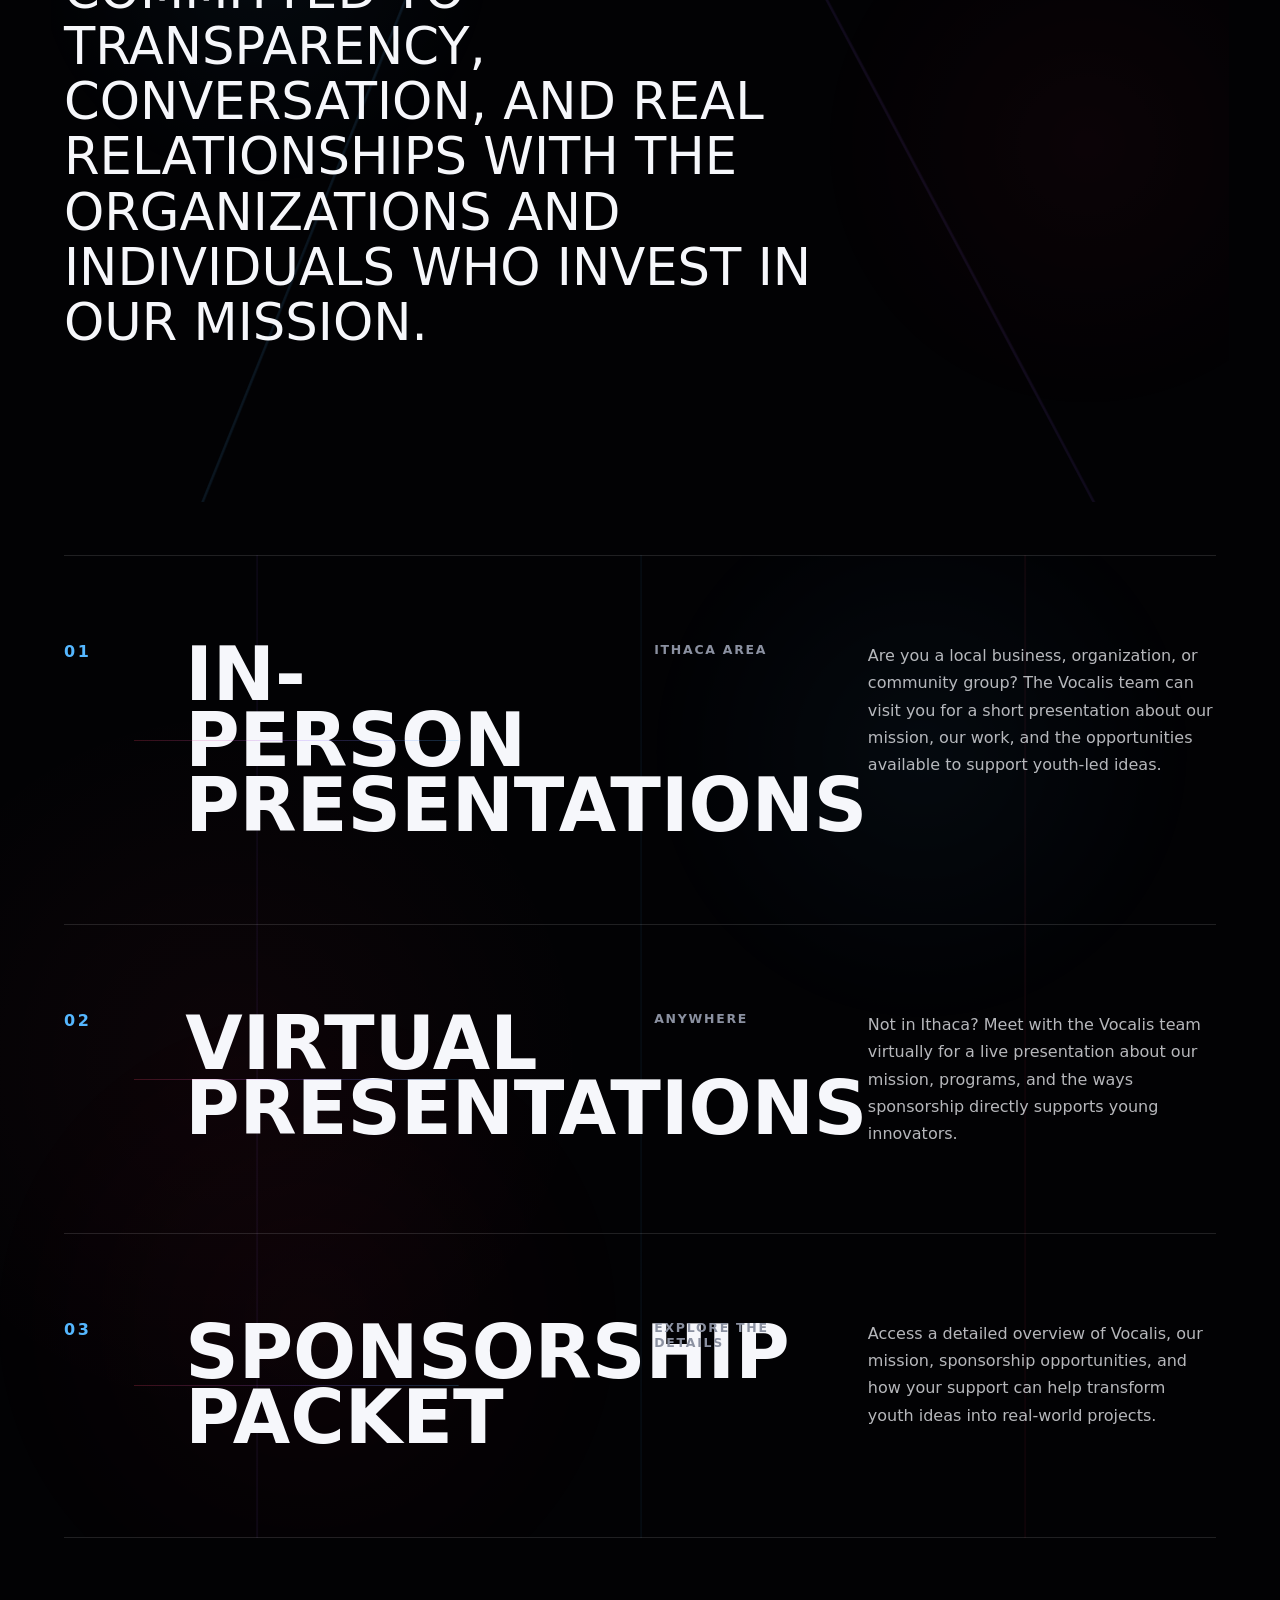
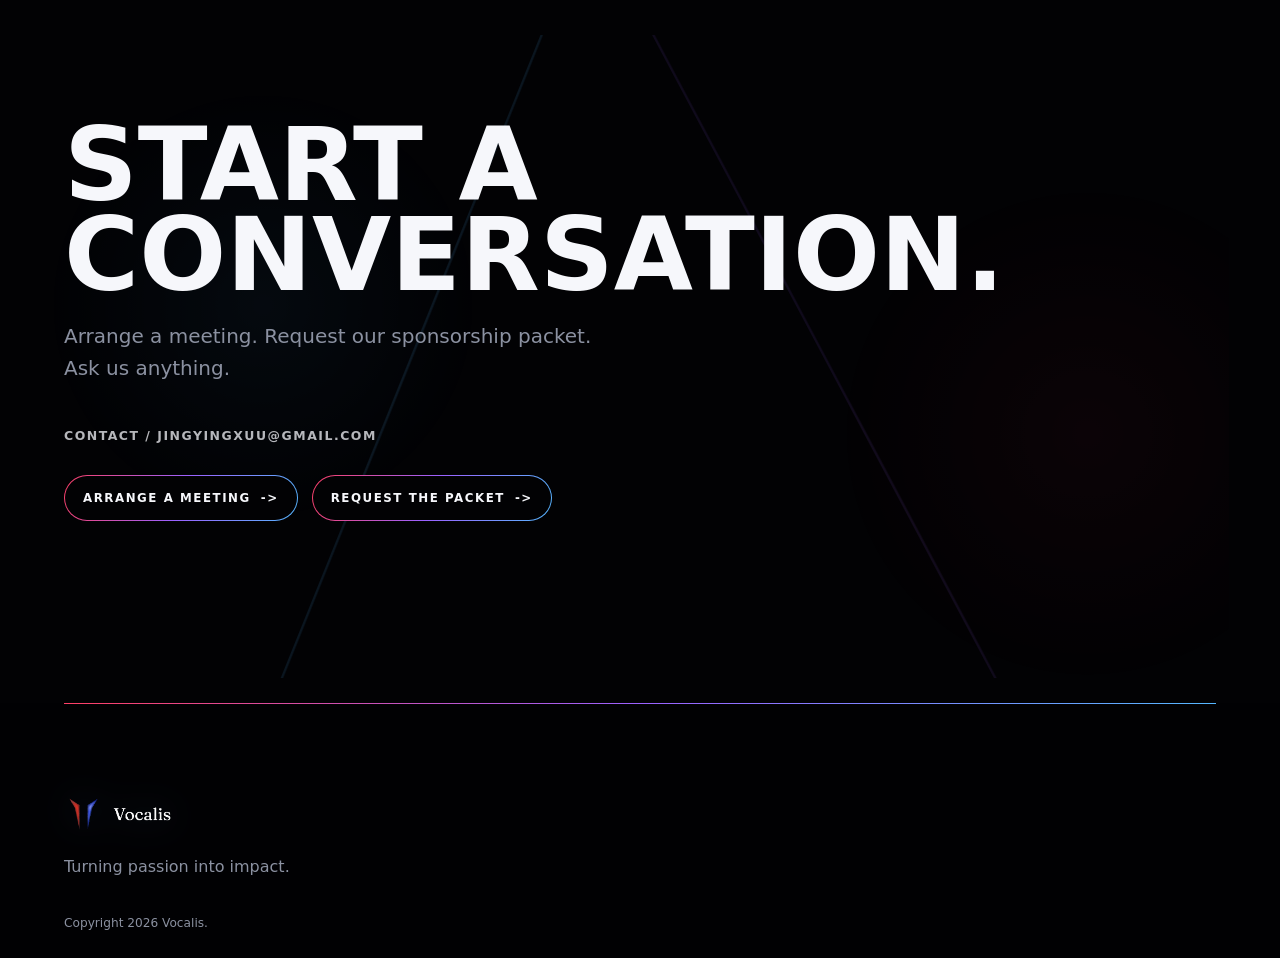
<file: sponsors.html>
<!doctype html>
<html lang="en">
  <head>
    <meta charset="utf-8">
    <meta name="viewport" content="width=device-width, initial-scale=1">
    <meta name="description" content="Sponsor Vocalis through presentations, partnership conversations, and sponsorship resources.">
    <title>Sponsors | Vocalis</title>
    <link rel="icon" href="Photos/Websitelogo-transparent.png" type="image/png">
    <link rel="stylesheet" href="styles.css">
  </head>
  <body data-page="sponsors">
    <a class="skip-link" href="#main">Skip to content</a>
    <canvas id="network-canvas" aria-hidden="true"></canvas>
    <div class="page-transition" aria-hidden="true"><span></span></div>
    <header class="site-header" data-site-header>
      <a class="brand" href="index.html" aria-label="Vocalis home" data-transition><img class="brand-logo" src="Photos/Vocalislogo-transparent.png" alt="Vocalis"></a>
      <nav class="primary-nav" aria-label="Primary navigation">
        <a href="about.html" data-transition>About</a>
        <a href="team.html" data-transition>Team</a>
        <a href="partners.html" data-transition>Partners</a>
        <a href="join.html" data-transition>Join</a>
        <a href="sponsors.html" data-transition>Sponsors</a>
        <a href="donate.html" data-transition>Donate</a>
      </nav>
      <a class="header-action" href="join.html" data-transition>Join Vocalis <span aria-hidden="true">-&gt;</span></a>
    </header>
    <main id="main">
      <section class="section page-hero sponsors-hero scroll-scene" aria-labelledby="sponsors-title">
        <p class="page-kicker">Support the network</p>
        <h1 id="sponsors-title">What if<br>your support<br>became someone's <span>start?</span></h1>
      </section>

      <section class="section sponsor-copy scroll-scene">
        <p>We believe supporters should understand the work they make possible.</p>
        <p>That's why Vocalis is committed to transparency, conversation, and real relationships with the organizations and individuals who invest in our mission.</p>
      </section>

      <section class="sponsor-resources" aria-label="Sponsorship resources">
        <article class="resource-row">
          <span>01</span>
          <h2>In-person<br>presentations</h2>
          <p>Ithaca area</p>
          <em>Are you a local business, organization, or community group? The Vocalis team can visit you for a short presentation about our mission, our work, and the opportunities available to support youth-led ideas.</em>
        </article>
        <article class="resource-row">
          <span>02</span>
          <h2>Virtual<br>presentations</h2>
          <p>Anywhere</p>
          <em>Not in Ithaca? Meet with the Vocalis team virtually for a live presentation about our mission, programs, and the ways sponsorship directly supports young innovators.</em>
        </article>
        <article class="resource-row">
          <span>03</span>
          <h2>Sponsorship<br>packet</h2>
          <p>Explore the details</p>
          <em>Access a detailed overview of Vocalis, our mission, sponsorship opportunities, and how your support can help transform youth ideas into real-world projects.</em>
        </article>
      </section>

      <section class="section sponsor-contact scroll-scene" aria-labelledby="conversation-title">
        <h2 id="conversation-title">Start a conversation.</h2>
        <p>Arrange a meeting. Request our sponsorship packet. Ask us anything.</p>
        <a class="understated-link" href="mailto:JINGYINGXUU@GMAIL.COM">Contact / JINGYINGXUU@GMAIL.COM</a>
        <div class="action-row">
          <a class="gradient-button" href="mailto:JINGYINGXUU@GMAIL.COM?subject=Vocalis%20sponsorship%20meeting">Arrange a meeting <span aria-hidden="true">-&gt;</span></a>
          <a class="gradient-button" href="mailto:JINGYINGXUU@GMAIL.COM?subject=Vocalis%20sponsorship%20packet">Request the packet <span aria-hidden="true">-&gt;</span></a>
        </div>
      </section>
    </main>
    <footer class="site-footer compact-footer">
      <div class="footer-line" aria-hidden="true"></div>
      <div class="footer-brand"><a class="brand" href="index.html" data-transition><img class="brand-logo" src="Photos/Vocalislogo-transparent.png" alt="Vocalis"></a><p>Turning passion into impact.</p></div>
      <div class="footer-bottom"><p>Copyright 2026 Vocalis.</p></div>
    </footer>
    <script src="script.js"></script>
  </body>
</html>
</file>
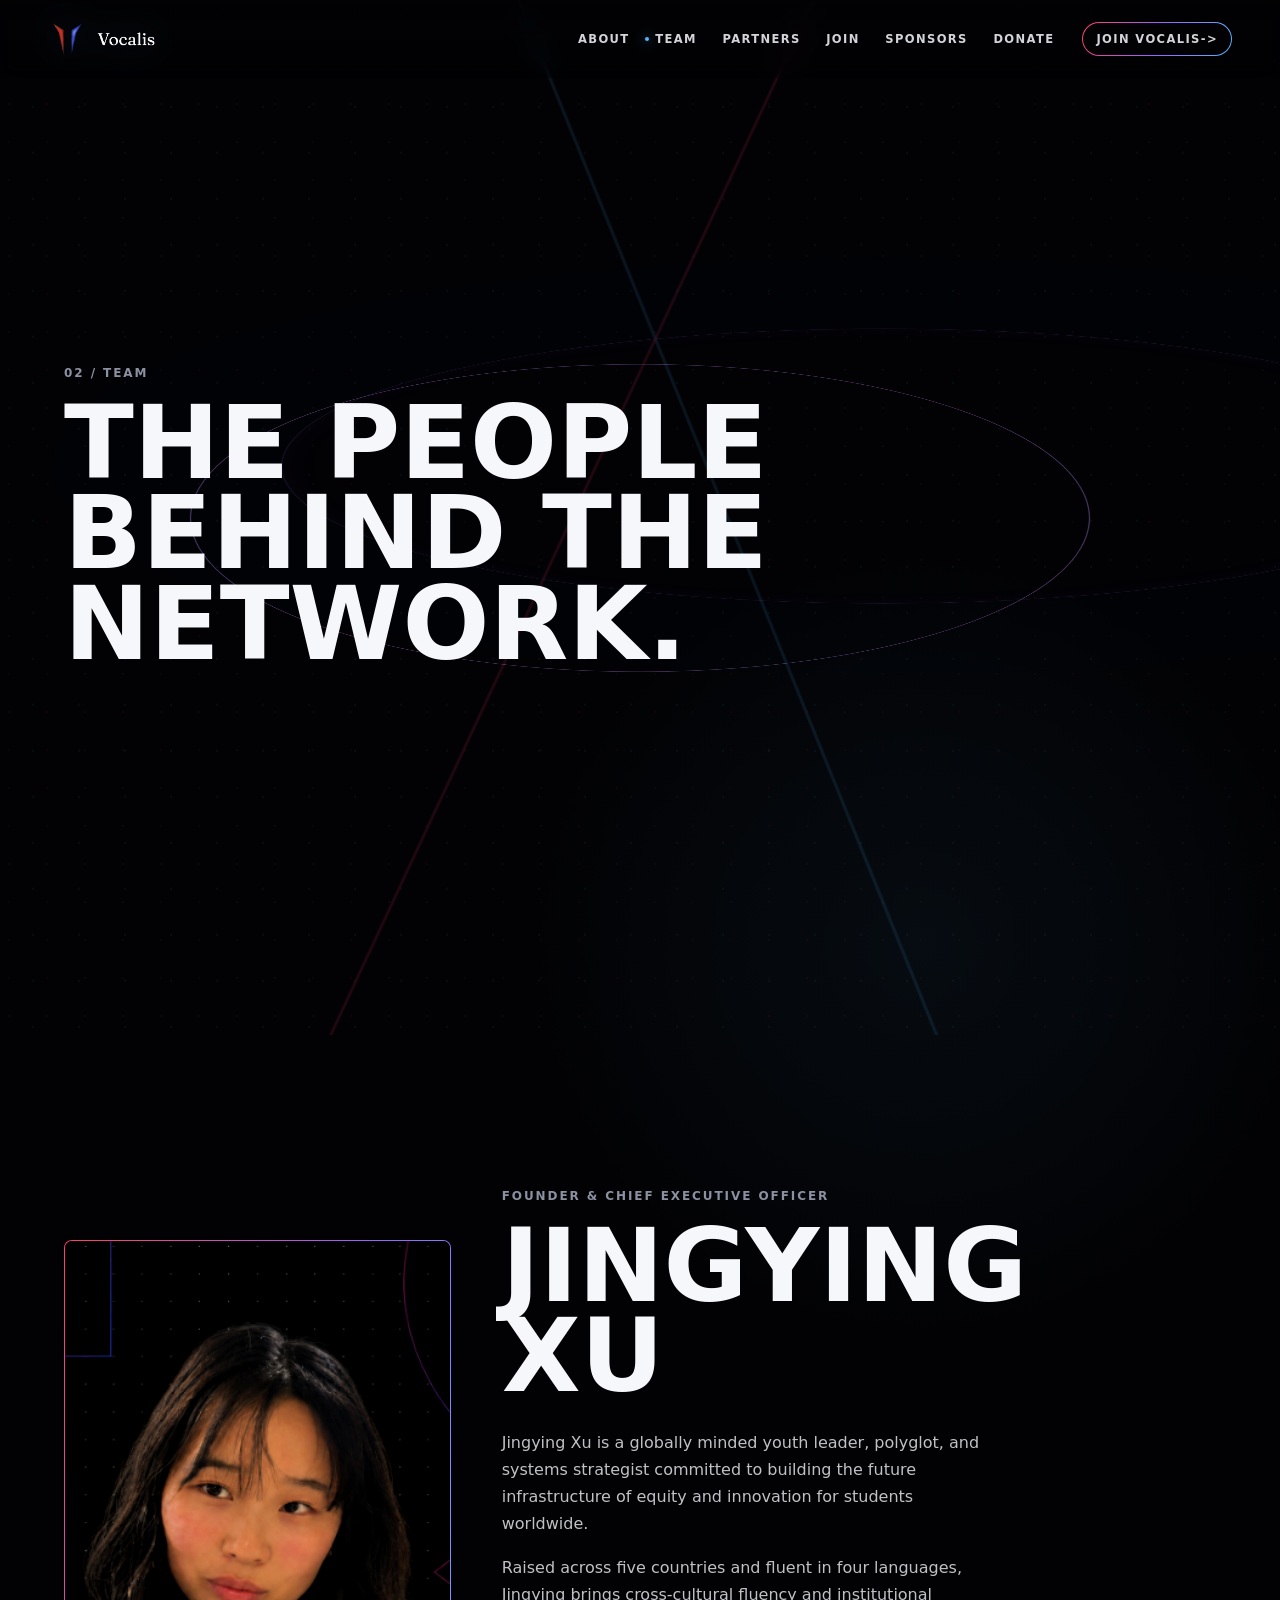
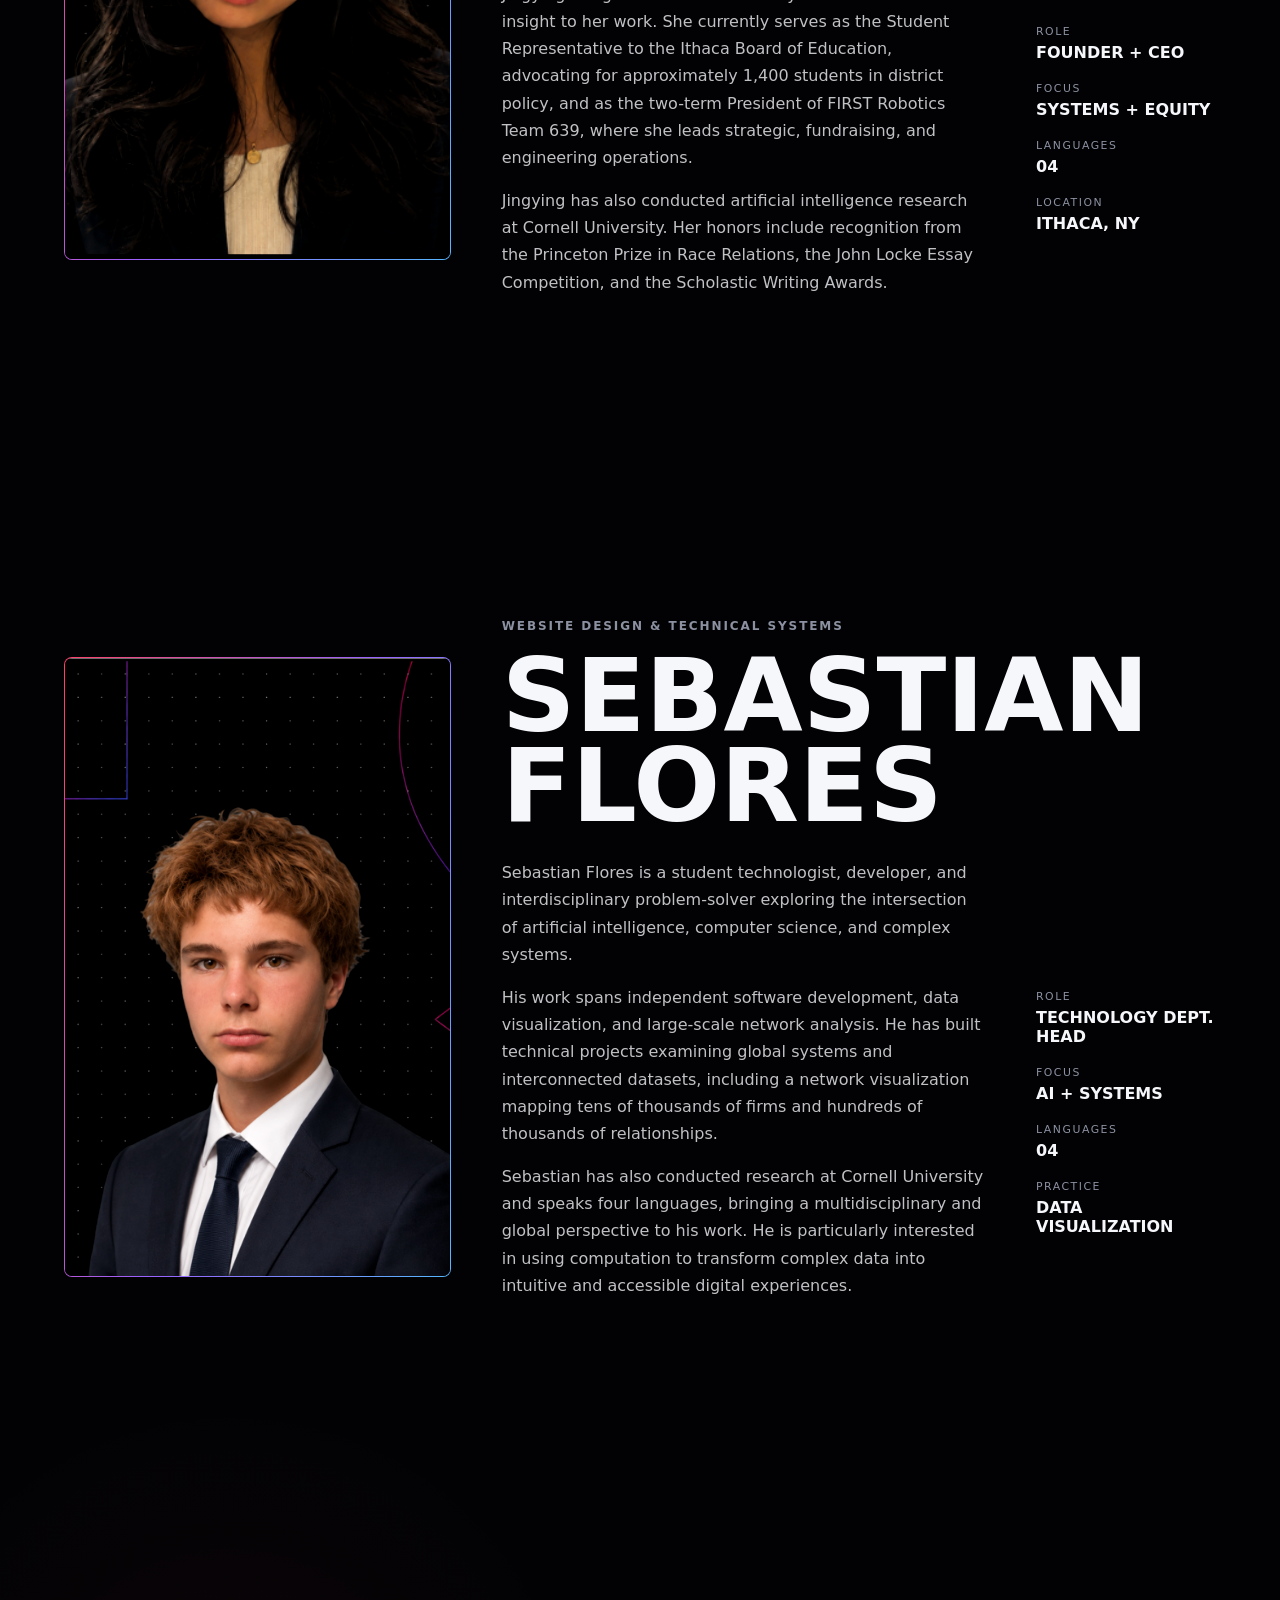
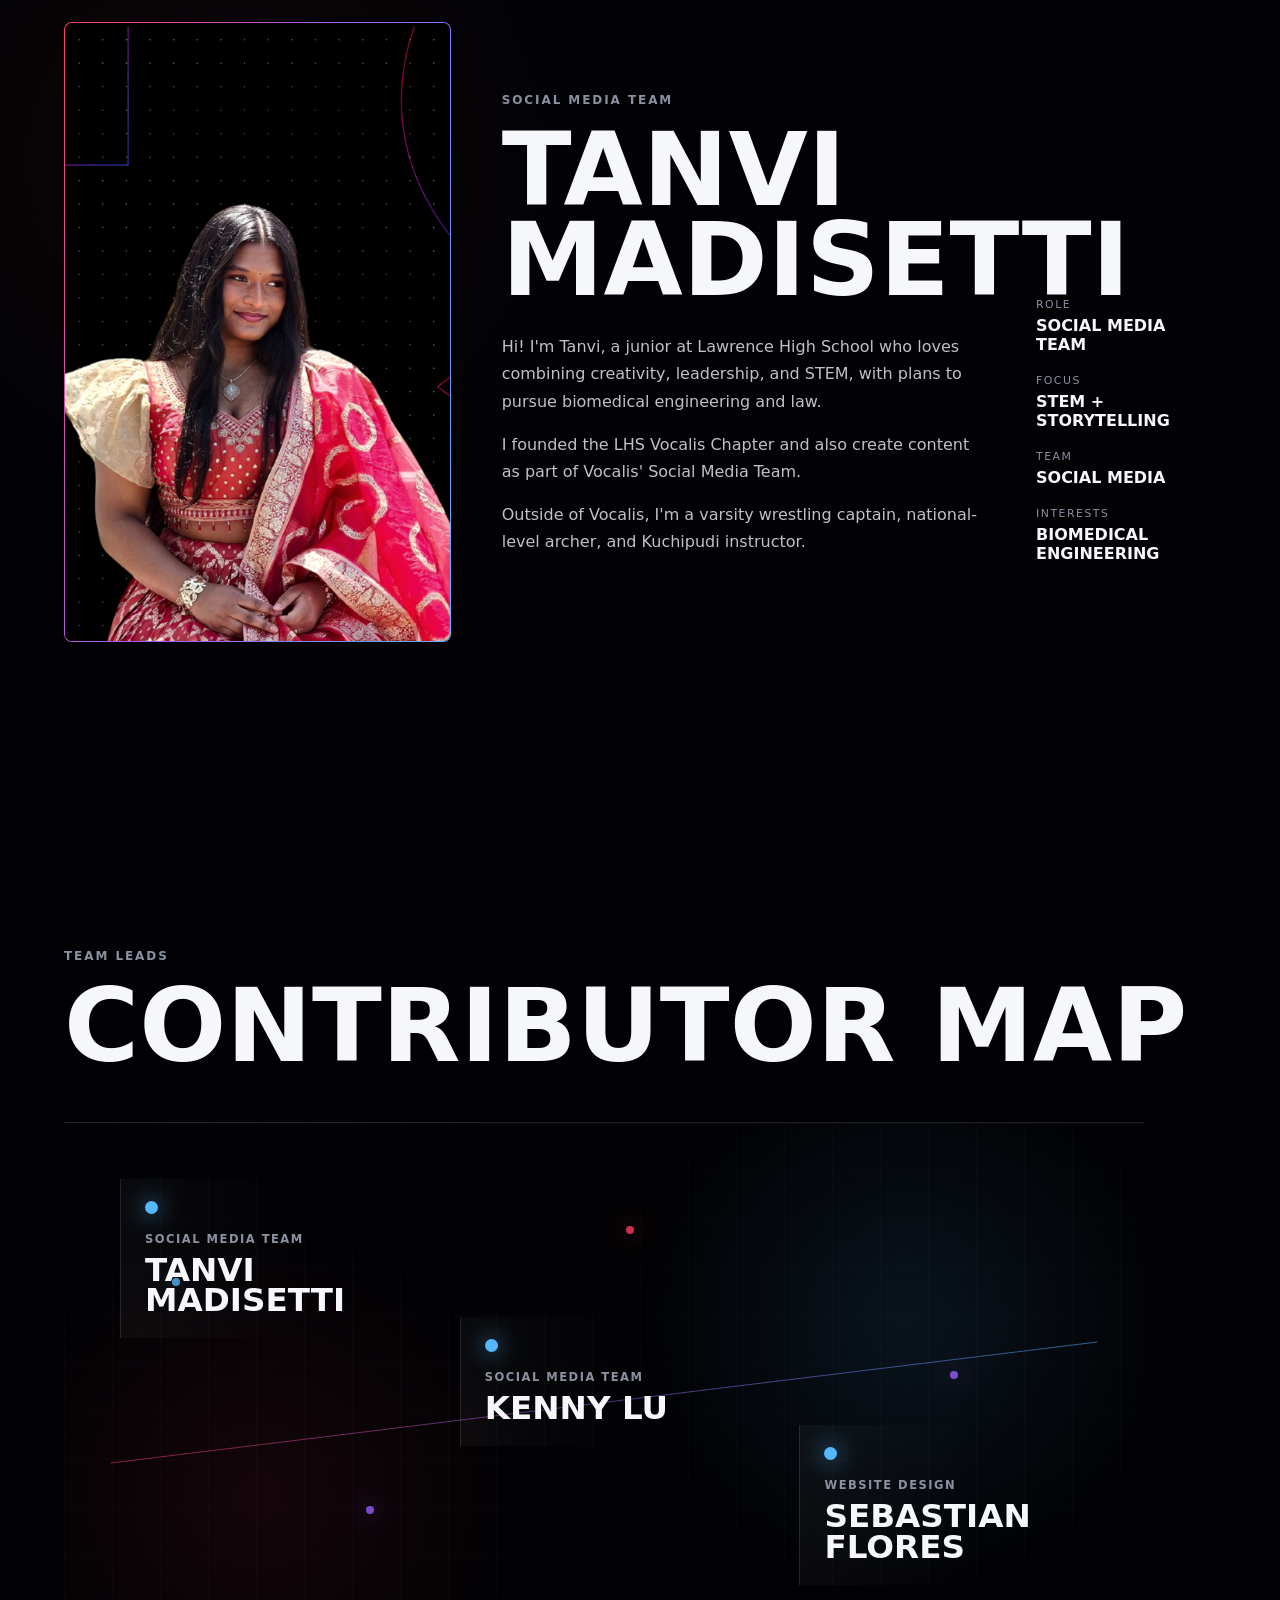
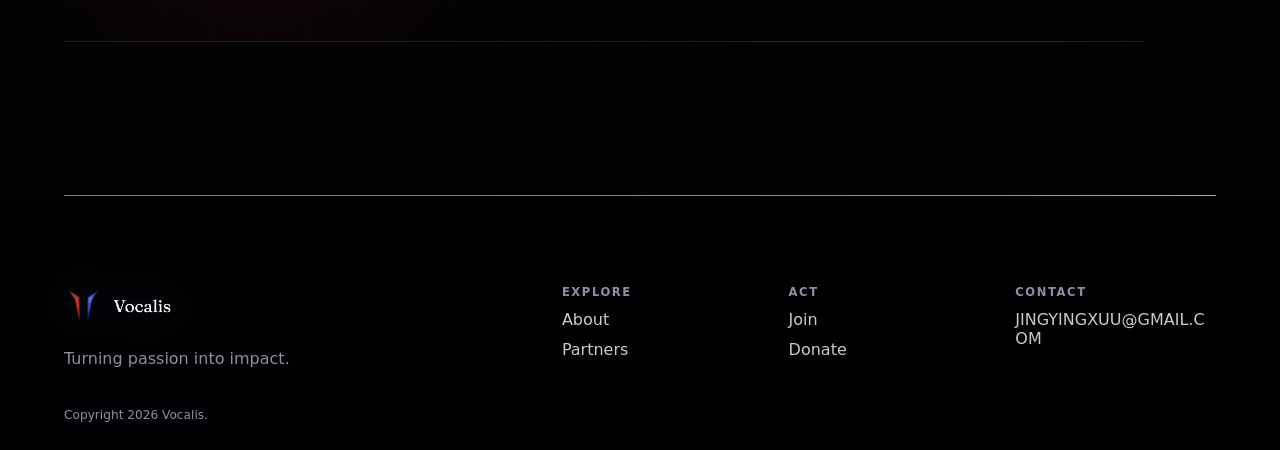
<file: team.html>
<!doctype html>
<html lang="en">
  <head>
    <meta charset="utf-8">
    <meta name="viewport" content="width=device-width, initial-scale=1">
    <meta name="description" content="Meet the Vocalis founder and team leads.">
    <title>Team | Vocalis</title>
    <link rel="icon" href="Photos/Websitelogo-transparent.png" type="image/png">
    <link rel="stylesheet" href="styles.css">
  </head>
  <body data-page="team">
    <a class="skip-link" href="#main">Skip to content</a>
    <canvas id="network-canvas" aria-hidden="true"></canvas>
    <div class="page-transition" aria-hidden="true"><span></span></div>
    <header class="site-header" data-site-header>
      <a class="brand" href="index.html" aria-label="Vocalis home" data-transition><img class="brand-logo" src="Photos/Vocalislogo-transparent.png" alt="Vocalis"></a>
      <nav class="primary-nav" aria-label="Primary navigation">
        <a href="about.html" data-transition>About</a>
        <a href="team.html" data-transition>Team</a>
        <a href="partners.html" data-transition>Partners</a>
        <a href="join.html" data-transition>Join</a>
        <a href="sponsors.html" data-transition>Sponsors</a>
        <a href="donate.html" data-transition>Donate</a>
      </nav>
      <a class="header-action" href="join.html" data-transition>Join Vocalis <span aria-hidden="true">-&gt;</span></a>
    </header>
    <main id="main">
      <section class="section page-hero team-hero scroll-scene" aria-labelledby="team-title">
        <div class="intersecting-circles" aria-hidden="true"><span></span><span></span><span></span></div>
        <p class="page-kicker">02 / Team</p>
        <h1 id="team-title">The people<br>behind the network.</h1>
      </section>

      <section class="section founder-section scroll-scene" aria-labelledby="founder-name">
        <a class="portrait-frame founder-portrait-link" href="https://www.linkedin.com/in/j1ngying/" rel="noreferrer" aria-label="Jingying Xu on LinkedIn">
          <img class="portrait-image" src="Photos/Jingyingphoto.png" alt="Jingying Xu">
        </a>
        <article class="founder-copy">
          <p class="eyebrow">Founder &amp; Chief Executive Officer</p>
          <h2 id="founder-name">Jingying Xu</h2>
          <p>Jingying Xu is a globally minded youth leader, polyglot, and systems strategist committed to building the future infrastructure of equity and innovation for students worldwide.</p>
          <p>Raised across five countries and fluent in four languages, Jingying brings cross-cultural fluency and institutional insight to her work. She currently serves as the Student Representative to the Ithaca Board of Education, advocating for approximately 1,400 students in district policy, and as the two-term President of FIRST Robotics Team 639, where she leads strategic, fundraising, and engineering operations.</p>
          <p>Jingying has also conducted artificial intelligence research at Cornell University. Her honors include recognition from the Princeton Prize in Race Relations, the John Locke Essay Competition, and the Scholastic Writing Awards.</p>
        </article>
        <aside class="profile-meta" aria-label="Founder metadata">
          <dl>
            <div><dt>Role</dt><dd>Founder + CEO</dd></div>
            <div><dt>Focus</dt><dd>Systems + Equity</dd></div>
            <div><dt>Languages</dt><dd>04</dd></div>
            <div><dt>Location</dt><dd>Ithaca, NY</dd></div>
          </dl>
        </aside>
      </section>

      <section class="section founder-section designer-section scroll-scene" aria-labelledby="designer-name">
        <a class="portrait-frame designer-portrait-link" href="https://www.linkedin.com/in/sebastian-flores-3b5028416/" rel="noreferrer" aria-label="Sebastian Flores on LinkedIn">
          <img class="portrait-image" src="Photos/Sebastianphoto.png" alt="Sebastian Flores">
        </a>
        <article class="founder-copy">
          <p class="eyebrow">Website Design &amp; Technical Systems</p>
          <h2 id="designer-name">Sebastian Flores</h2>
          <p>Sebastian Flores is a student technologist, developer, and interdisciplinary problem-solver exploring the intersection of artificial intelligence, computer science, and complex systems.</p>
          <p>His work spans independent software development, data visualization, and large-scale network analysis. He has built technical projects examining global systems and interconnected datasets, including a network visualization mapping tens of thousands of firms and hundreds of thousands of relationships.</p>
          <p>Sebastian has also conducted research at Cornell University and speaks four languages, bringing a multidisciplinary and global perspective to his work. He is particularly interested in using computation to transform complex data into intuitive and accessible digital experiences.</p>
        </article>
        <aside class="profile-meta" aria-label="Designer metadata">
          <dl>
            <div><dt>Role</dt><dd>Technology Dept. Head</dd></div>
            <div><dt>Focus</dt><dd>AI + Systems</dd></div>
            <div><dt>Languages</dt><dd>04</dd></div>
            <div><dt>Practice</dt><dd>Data Visualization</dd></div>
          </dl>
        </aside>
      </section>

      <section class="section founder-section tanvi-section scroll-scene" aria-labelledby="tanvi-name">
        <div class="portrait-frame">
          <img class="portrait-image" src="Photos/Talviphoto.png" alt="Tanvi Madisetti">
        </div>
        <article class="founder-copy">
          <p class="eyebrow">Social Media Team</p>
          <h2 id="tanvi-name">Tanvi Madisetti</h2>
          <p>Hi! I'm Tanvi, a junior at Lawrence High School who loves combining creativity, leadership, and STEM, with plans to pursue biomedical engineering and law.</p>
          <p>I founded the LHS Vocalis Chapter and also create content as part of Vocalis' Social Media Team.</p>
          <p>Outside of Vocalis, I'm a varsity wrestling captain, national-level archer, and Kuchipudi instructor.</p>
        </article>
        <aside class="profile-meta" aria-label="Tanvi metadata">
          <dl>
            <div><dt>Role</dt><dd>Social Media Team</dd></div>
            <div><dt>Focus</dt><dd>STEM + Storytelling</dd></div>
            <div><dt>Team</dt><dd>Social Media</dd></div>
            <div><dt>Interests</dt><dd>Biomedical Engineering</dd></div>
          </dl>
        </aside>
      </section>

      <section class="section leads-section scroll-scene" aria-labelledby="leads-title">
        <p class="eyebrow">Team leads</p>
        <h2 id="leads-title">Contributor map</h2>
        <div class="lead-network" aria-label="Team leads">
          <span class="lead-map-node" style="--x: 10%; --y: 30%;"></span>
          <span class="lead-map-node" style="--x: 28%; --y: 74%;"></span>
          <span class="lead-map-node" style="--x: 52%; --y: 20%;"></span>
          <span class="lead-map-node" style="--x: 82%; --y: 48%;"></span>
          <article class="lead-node lead-node-compact marketing-a">
            <span>Social Media Team</span>
            <h3>Tanvi Madisetti</h3>
          </article>
          <article class="lead-node lead-node-compact marketing-b">
            <span>Social Media Team</span>
            <h3>Kenny Lu</h3>
          </article>
          <a class="lead-node lead-node-compact design-lead" href="https://www.linkedin.com/in/sebastian-flores-3b5028416/" rel="noreferrer" aria-label="Sebastian Flores on LinkedIn">
            <span>Website design</span>
            <h3>Sebastian Flores</h3>
          </a>
        </div>
      </section>
    </main>
    <footer class="site-footer compact-footer">
      <div class="footer-line" aria-hidden="true"></div>
      <div class="footer-brand"><a class="brand" href="index.html" data-transition><img class="brand-logo" src="Photos/Vocalislogo-transparent.png" alt="Vocalis"></a><p>Turning passion into impact.</p></div>
      <div class="footer-columns"><div><span>Explore</span><a href="about.html" data-transition>About</a><a href="partners.html" data-transition>Partners</a></div><div><span>Act</span><a href="join.html" data-transition>Join</a><a href="donate.html" data-transition>Donate</a></div><div><span>Contact</span><a href="mailto:JINGYINGXUU@GMAIL.COM">JINGYINGXUU@GMAIL.COM</a></div></div>
      <div class="footer-bottom"><p>Copyright 2026 Vocalis.</p></div>
    </footer>
    <script src="script.js"></script>
  </body>
</html>
</file>
<file: styles.css>
:root {
  --black: #020204;
  --black-soft: #07080c;
  --panel: rgba(8, 10, 16, 0.74);
  --white: #f6f7fb;
  --muted: #8b91a1;
  --line: rgba(255, 255, 255, 0.13);
  --blue: #55b7ff;
  --violet: #9b61ff;
  --red: #ff3f66;
  --magenta: #db4dff;
  --grad: linear-gradient(110deg, var(--red), var(--violet), var(--blue));
  --max: 1180px;
  --header-h: 74px;
  font-family: Inter, ui-sans-serif, system-ui, -apple-system, BlinkMacSystemFont, "Segoe UI", sans-serif;
}

* {
  box-sizing: border-box;
}

html {
  background: var(--black);
  color: var(--white);
  overflow-x: clip;
  scroll-behavior: smooth;
}

body {
  min-height: 100vh;
  margin: 0;
  overflow-x: clip;
  background:
    radial-gradient(circle at 72% 18%, rgba(85, 183, 255, 0.055), transparent 31vw),
    radial-gradient(circle at 18% 64%, rgba(255, 63, 102, 0.045), transparent 28vw),
    var(--black);
  color: var(--white);
}

body::before {
  position: fixed;
  inset: 0;
  z-index: -3;
  pointer-events: none;
  content: "";
  background-image: radial-gradient(circle, rgba(246, 247, 251, 0.24) 0.8px, transparent 1px);
  background-size: 32px 32px;
  mask-image: linear-gradient(to bottom, rgba(0, 0, 0, 0.94), rgba(0, 0, 0, 0.38));
}

a {
  color: inherit;
  text-decoration: none;
}

button,
input,
textarea,
select {
  font: inherit;
}

button {
  color: inherit;
}

#network-canvas {
  position: fixed;
  inset: 0;
  z-index: -2;
  width: 100%;
  height: 100%;
  pointer-events: none;
}

.skip-link {
  position: fixed;
  left: 16px;
  top: 12px;
  z-index: 100;
  padding: 10px 14px;
  transform: translateY(-150%);
  border: 1px solid var(--blue);
  background: var(--black);
}

.skip-link:focus {
  transform: translateY(0);
}

.site-header {
  position: fixed;
  top: 0;
  left: 0;
  z-index: 40;
  display: grid;
  grid-template-columns: auto 1fr auto;
  align-items: center;
  gap: 28px;
  width: 100%;
  min-height: var(--header-h);
  padding: 18px clamp(18px, 4vw, 48px);
  color: var(--white);
  background: linear-gradient(to bottom, rgba(2, 2, 4, 0.82), rgba(2, 2, 4, 0.18), transparent);
  backdrop-filter: blur(12px);
}

.brand {
  display: inline-flex;
  align-items: center;
  gap: 10px;
  width: max-content;
  font-size: 0.76rem;
  font-weight: 800;
  letter-spacing: 0.12em;
  text-transform: uppercase;
}

.brand-logo {
  display: block;
  width: clamp(92px, 9vw, 132px);
  height: auto;
  mix-blend-mode: screen;
  filter: drop-shadow(0 0 16px rgba(85, 183, 255, 0.18));
}

.brand-mark,
.hero-logo-mark {
  display: grid;
  place-items: center;
  width: 32px;
  aspect-ratio: 1;
  border: 1px solid transparent;
  border-radius: 50%;
  background:
    linear-gradient(var(--black), var(--black)) padding-box,
    var(--grad) border-box;
  box-shadow: 0 0 28px rgba(85, 183, 255, 0.18);
}

.primary-nav {
  display: flex;
  justify-content: flex-end;
  gap: clamp(12px, 2vw, 26px);
  min-width: 0;
  scrollbar-width: none;
}

.primary-nav::-webkit-scrollbar {
  display: none;
}

.primary-nav a,
.header-action {
  position: relative;
  display: inline-flex;
  align-items: center;
  min-height: 28px;
  font-size: 0.72rem;
  font-weight: 700;
  letter-spacing: 0.12em;
  text-transform: uppercase;
  color: rgba(246, 247, 251, 0.86);
}

.primary-nav a::before {
  position: absolute;
  left: -10px;
  width: 4px;
  height: 4px;
  border-radius: 50%;
  opacity: 0;
  content: "";
  background: var(--blue);
  box-shadow: 0 0 12px var(--blue);
  transform: scale(0.4);
  transition: opacity 180ms ease, transform 180ms ease;
}

.primary-nav a::after {
  position: absolute;
  left: -8px;
  top: 50%;
  width: 0;
  height: 1px;
  content: "";
  background: var(--grad);
  transition: width 220ms ease;
}

.primary-nav a:hover::before,
.primary-nav a:focus-visible::before,
.primary-nav a[aria-current="page"]::before {
  opacity: 1;
  transform: scale(1);
}

.primary-nav a:hover::after,
.primary-nav a:focus-visible::after {
  width: 22px;
}

.header-action {
  justify-content: center;
  padding: 9px 13px;
  border: 1px solid transparent;
  border-radius: 999px;
  background:
    linear-gradient(var(--black), var(--black)) padding-box,
    var(--grad) border-box;
}

.page-transition {
  position: fixed;
  inset: 0;
  z-index: 90;
  display: grid;
  place-items: center;
  visibility: hidden;
  opacity: 0;
  pointer-events: none;
  overflow: hidden;
  background: rgba(2, 2, 4, 0);
  transition: opacity 320ms ease, visibility 320ms ease, background 820ms cubic-bezier(0.16, 1, 0.3, 1);
}

.page-transition::before,
.page-transition::after {
  position: absolute;
  left: 50%;
  top: 50%;
  width: min(92vw, 92vh);
  aspect-ratio: 1;
  border: 1px solid rgba(85, 183, 255, 0.24);
  border-radius: 50%;
  content: "";
  opacity: 0;
  transform: translate(-50%, -50%) scale(0.22) rotate(0deg);
  transition: transform 820ms cubic-bezier(0.19, 1, 0.22, 1), opacity 520ms ease;
}

.page-transition::before {
  background: conic-gradient(from 30deg, rgba(255, 63, 102, 0), rgba(255, 63, 102, 0.34), rgba(155, 97, 255, 0.28), rgba(85, 183, 255, 0.34), rgba(255, 63, 102, 0));
  mask-image: radial-gradient(circle, transparent 0 52%, #000 53% 54%, transparent 55%);
}

.page-transition::after {
  width: min(62vw, 62vh);
  border-color: rgba(255, 63, 102, 0.22);
}

.page-transition span {
  position: relative;
  z-index: 2;
  width: 28vmax;
  aspect-ratio: 1;
  border-radius: 50%;
  background:
    radial-gradient(circle, rgba(2, 2, 4, 0.99) 0 58%, rgba(85, 183, 255, 0.92) 58.3% 59.2%, rgba(155, 97, 255, 0.5) 60%, transparent 66%);
  box-shadow: 0 0 36px rgba(85, 183, 255, 0.36), 0 0 120px rgba(155, 97, 255, 0.28);
  transform: scale(0.038);
  transition: transform 820ms cubic-bezier(0.19, 1, 0.22, 1), box-shadow 820ms ease, opacity 320ms ease;
}

.page-transition.is-active {
  visibility: visible;
  opacity: 1;
  background: rgba(2, 2, 4, 0.92);
}

.page-transition.is-active::before,
.page-transition.is-active::after {
  opacity: 0.78;
  transform: translate(-50%, -50%) scale(1.06) rotate(155deg);
}

.page-transition.is-active span {
  transform: scale(5.6);
  box-shadow: 0 0 48px rgba(85, 183, 255, 0.4), 0 0 180px rgba(155, 97, 255, 0.38);
}

.page-transition.is-arriving {
  visibility: visible;
  opacity: 1;
  background: rgba(2, 2, 4, 0);
  animation: transition-arrive 820ms cubic-bezier(0.16, 1, 0.3, 1) forwards;
}

.page-transition.is-arriving::before,
.page-transition.is-arriving::after {
  opacity: 0.7;
  transform: translate(-50%, -50%) scale(1.06) rotate(155deg);
  animation: transition-field-open 820ms cubic-bezier(0.16, 1, 0.3, 1) forwards;
}

.page-transition.is-arriving span {
  transform: scale(5.6);
  animation: transition-node-open 820ms cubic-bezier(0.16, 1, 0.3, 1) forwards;
}

body.is-page-exiting .site-header,
body.is-page-exiting main,
body.is-page-exiting .site-footer {
  opacity: 0.16;
  filter: blur(8px);
  transform: scale(0.96);
  transform-origin: 50vw 50vh;
  transition: opacity 640ms ease, filter 640ms ease, transform 820ms cubic-bezier(0.19, 1, 0.22, 1);
}

body.is-page-exiting #network-canvas {
  opacity: 0.35;
  filter: blur(2px) saturate(1.5);
  transform: scale(0.94);
  transition: opacity 640ms ease, filter 640ms ease, transform 820ms cubic-bezier(0.19, 1, 0.22, 1);
}

body.is-page-arriving main,
body.is-page-arriving .site-header,
body.is-page-arriving .site-footer {
  animation: page-arrive 820ms cubic-bezier(0.16, 1, 0.3, 1) both;
}

@keyframes transition-arrive {
  0% { opacity: 1; background-color: rgba(2, 2, 4, 0.92); }
  100% { opacity: 0; visibility: hidden; background-color: rgba(2, 2, 4, 0); }
}

@keyframes transition-field-open {
  0% { opacity: 0.7; transform: translate(-50%, -50%) scale(1.06) rotate(155deg); }
  100% { opacity: 0; transform: translate(-50%, -50%) scale(0.22) rotate(255deg); }
}

@keyframes transition-node-open {
  0% { opacity: 1; transform: scale(5.6); }
  100% { opacity: 0; transform: scale(0.038); }
}

@keyframes page-arrive {
  0% { opacity: 0.18; filter: blur(8px); transform: scale(1.02); }
  100% { opacity: 1; filter: blur(0); transform: scale(1); }
}

.section {
  position: relative;
  display: grid;
  min-height: 100svh;
  padding: clamp(90px, 12vw, 160px) clamp(18px, 5vw, 70px);
  isolation: isolate;
  overflow-x: clip;
}

.home-hero {
  align-items: start;
  justify-items: center;
  min-height: 220svh;
  overflow: hidden;
  perspective: 1200px;
}

.home-hero::before,
.home-hero::after {
  position: absolute;
  inset: -10%;
  pointer-events: none;
  content: "";
}

.home-hero::before {
  background:
    radial-gradient(circle at 50% 46%, rgba(85, 183, 255, 0.16), transparent 17%),
    radial-gradient(circle at 28% 58%, rgba(255, 63, 102, 0.1), transparent 22%),
    conic-gradient(from calc(var(--progress, 0) * 1turn), rgba(255, 63, 102, 0), rgba(255, 63, 102, 0.22), rgba(155, 97, 255, 0.18), rgba(85, 183, 255, 0.22), rgba(255, 63, 102, 0));
  mask-image: radial-gradient(circle, transparent 0 18%, #000 22% 55%, transparent 72%);
  opacity: 0.54;
  transform: rotate(calc(var(--progress, 0) * 90deg)) scale(calc(1 + var(--progress, 0) * 0.18));
}

.home-hero::after {
  background-image:
    linear-gradient(112deg, transparent 0 38%, rgba(85, 183, 255, 0.34) 38.05% 38.12%, transparent 38.2%),
    linear-gradient(64deg, transparent 0 58%, rgba(255, 63, 102, 0.3) 58.05% 58.12%, transparent 58.2%),
    radial-gradient(circle, rgba(246, 247, 251, 0.3) 0 1px, transparent 1.8px);
  background-size: 100% 100%, 100% 100%, 42px 42px;
  opacity: 0.3;
  transform: translateY(calc(var(--progress, 0) * -12vh));
}

.hero-center {
  position: sticky;
  top: clamp(150px, 20vh, 220px);
  z-index: 4;
  display: grid;
  place-items: center;
  margin-top: clamp(150px, 20vh, 220px);
  text-align: center;
  transform: translateY(calc(var(--progress, 0) * -8vh)) scale(calc(1 - var(--progress, 0) * 0.08));
  opacity: calc(1 - var(--progress, 0) * 0.78);
}

.hero-center h1 {
  max-width: 980px;
  margin: 0;
  font-size: clamp(4rem, 10.5vw, 10.5rem);
  line-height: 0.86;
  letter-spacing: 0;
  text-transform: uppercase;
}

.hero-logo {
  display: block;
  width: clamp(150px, 18vw, 250px);
  height: auto;
  margin-top: clamp(24px, 4vw, 48px);
  mix-blend-mode: screen;
  filter: drop-shadow(0 0 18px rgba(85, 183, 255, 0.3));
}

.hero-logo-mark {
  width: 50px;
  font-size: 1rem;
}

.wire-object {
  position: absolute;
  inset: auto;
  width: min(72vw, 720px);
  aspect-ratio: 1;
  transform-style: preserve-3d;
  perspective: 900px;
  pointer-events: none;
}

.hero-wire {
  top: 7vh;
  left: 50%;
  translate: -50% 0;
  opacity: 0.95;
  transform: rotateX(calc(58deg + var(--progress, 0) * 28deg)) rotateZ(calc(var(--progress, 0) * -42deg));
}

.home-kinetic-field {
  position: absolute;
  inset: 0;
  z-index: 2;
  pointer-events: none;
}

.hero-signal-web {
  position: sticky;
  top: 0;
  height: 100svh;
  overflow: hidden;
}

.signal-line,
.signal-packet {
  position: absolute;
  display: block;
  pointer-events: none;
}

.signal-line {
  left: 50%;
  top: 50%;
  width: min(128vw, 1500px);
  height: 1px;
  background: linear-gradient(90deg, transparent, rgba(85, 183, 255, 0.58), rgba(155, 97, 255, 0.52), rgba(255, 63, 102, 0.5), transparent);
  opacity: calc(0.24 + var(--progress, 0) * 0.42);
  transform-origin: center;
}

.signal-line-a {
  transform: translate(-50%, -50%) rotate(calc(-18deg + var(--progress, 0) * 28deg)) translateY(calc(var(--progress, 0) * -10vh));
}

.signal-line-b {
  transform: translate(-50%, -50%) rotate(calc(24deg - var(--progress, 0) * 22deg)) translateY(calc(var(--progress, 0) * 13vh));
}

.signal-line-c {
  width: min(92vw, 1080px);
  opacity: calc(0.14 + var(--progress, 0) * 0.35);
  transform: translate(-50%, -50%) rotate(calc(68deg + var(--progress, 0) * 34deg)) translateX(calc(var(--progress, 0) * 8vw));
}

.signal-line-d {
  width: min(92vw, 1080px);
  opacity: calc(0.14 + var(--progress, 0) * 0.35);
  transform: translate(-50%, -50%) rotate(calc(112deg - var(--progress, 0) * 38deg)) translateX(calc(var(--progress, 0) * -8vw));
}

.signal-packet {
  width: 9px;
  aspect-ratio: 1;
  border-radius: 50%;
  background: var(--blue);
  box-shadow: 0 0 30px var(--blue);
  opacity: calc(0.3 + var(--progress, 0) * 0.6);
}

.packet-a {
  left: calc(14% + var(--progress, 0) * 58%);
  top: calc(24% + var(--progress, 0) * 24%);
}

.packet-b {
  left: calc(78% - var(--progress, 0) * 42%);
  top: calc(68% - var(--progress, 0) * 32%);
  background: var(--red);
  box-shadow: 0 0 30px var(--red);
}

.packet-c {
  left: calc(42% + var(--progress, 0) * 18%);
  top: calc(82% - var(--progress, 0) * 62%);
  background: var(--violet);
  box-shadow: 0 0 30px var(--violet);
}

.kinetic-node {
  position: absolute;
  left: var(--x);
  top: var(--y);
  display: inline-flex;
  align-items: center;
  gap: 10px;
  color: rgba(246, 247, 251, 0.62);
  font-size: 0.68rem;
  font-weight: 900;
  letter-spacing: 0.16em;
  text-transform: uppercase;
  transform:
    translate(-50%, -50%)
    translate(calc((50vw - var(--x)) * var(--progress, 0) * 0.18), calc((48vh - var(--y)) * var(--progress, 0) * 0.18));
  opacity: calc(0.42 + var(--progress, 0) * 0.42);
}

.kinetic-node::before {
  width: 8px;
  aspect-ratio: 1;
  border-radius: 50%;
  content: "";
  background: var(--blue);
  box-shadow: 0 0 28px var(--blue);
  animation: node-pulse 3.2s ease-in-out infinite;
  animation-delay: calc(var(--d) * 4s);
}

.kinetic-node::after {
  position: absolute;
  left: 4px;
  width: clamp(80px, 16vw, 220px);
  height: 1px;
  content: "";
  background: var(--grad);
  opacity: 0.32;
  transform-origin: left;
  transform: rotate(calc(var(--progress, 0) * 70deg - 18deg)) scaleX(calc(0.38 + var(--progress, 0) * 0.9));
}

.node-mentor::before,
.node-partner::before {
  background: var(--violet);
  box-shadow: 0 0 28px var(--violet);
}

.node-school::before,
.node-project::before {
  background: var(--red);
  box-shadow: 0 0 28px var(--red);
}

.hero-data-rail {
  position: absolute;
  top: 32vh;
  display: grid;
  gap: 8px;
  width: 120px;
  color: rgba(246, 247, 251, 0.72);
  font-size: 0.65rem;
  font-weight: 900;
  letter-spacing: 0.16em;
  text-transform: uppercase;
  opacity: calc(0.1 + var(--progress, 0) * 0.8);
  transform: translateY(calc(var(--progress, 0) * -10vh));
}

.hero-data-rail strong {
  color: var(--white);
  font-size: 1.2rem;
  letter-spacing: 0.04em;
}

.hero-data-rail i {
  display: block;
  height: 1px;
  background: var(--grad);
  transform: scaleX(calc(0.25 + var(--progress, 0) * 0.9));
  transform-origin: left;
}

.rail-left {
  left: clamp(18px, 5vw, 76px);
}

.rail-right {
  right: clamp(18px, 5vw, 76px);
}

.wire-ring {
  position: absolute;
  inset: 11%;
  border: 1px solid rgba(85, 183, 255, 0.62);
  border-radius: 50%;
  box-shadow: 0 0 30px rgba(85, 183, 255, 0.1);
  animation: ring-spin 16s linear infinite;
}

.wire-ring.ring-b {
  inset: 17%;
  border-color: rgba(155, 97, 255, 0.7);
  animation-duration: 22s;
  transform: rotateY(62deg);
}

.wire-ring.ring-c {
  inset: 24%;
  border-color: rgba(255, 63, 102, 0.68);
  animation-duration: 18s;
  animation-direction: reverse;
  transform: rotateX(64deg);
}

.wire-ring.ring-d {
  inset: 4%;
  border-color: rgba(219, 77, 255, 0.46);
  animation-duration: 27s;
  transform: rotateX(24deg) rotateY(74deg);
}

.wire-ring.ring-e {
  inset: 31%;
  border-color: rgba(246, 247, 251, 0.25);
  animation-duration: 14s;
  transform: rotateY(-54deg);
}

@keyframes ring-spin {
  to {
    rotate: 360deg;
  }
}

.edge-geometry {
  position: absolute;
  inset: 0;
  overflow: hidden;
  pointer-events: none;
}

.corner-frame,
.axis-line {
  position: absolute;
  display: block;
  opacity: 0.68;
}

.corner-frame {
  width: 38vw;
  max-width: 560px;
  aspect-ratio: 1.8;
  border: 1px solid rgba(85, 183, 255, 0.42);
}

.frame-left {
  left: -22vw;
  top: 14vh;
}

.frame-right {
  right: -24vw;
  top: 6vh;
  border-color: rgba(155, 97, 255, 0.48);
  border-radius: 50%;
}

.axis-line {
  background: var(--grad);
  transform: translate3d(calc(var(--progress, 0) * -40px), calc(var(--progress, 0) * 60px), 0);
}

.axis-one {
  top: 62vh;
  left: 8vw;
  width: 84vw;
  height: 1px;
}

.axis-two {
  top: 10vh;
  right: 18vw;
  width: 1px;
  height: 78vh;
}

.scroll-indicator {
  position: absolute;
  left: clamp(18px, 5vw, 70px);
  bottom: 42px;
  display: inline-flex;
  align-items: center;
  gap: 12px;
  font-size: 0.72rem;
  letter-spacing: 0.14em;
  color: var(--muted);
  text-transform: uppercase;
}

.scroll-indicator i {
  position: relative;
  display: block;
  width: 1px;
  height: 38px;
  background: rgba(255, 255, 255, 0.2);
  overflow: hidden;
}

.scroll-indicator i::after {
  position: absolute;
  left: 0;
  top: -18px;
  width: 1px;
  height: 18px;
  content: "";
  background: var(--blue);
  animation: scroll-drop 1.6s ease-in-out infinite;
}

@keyframes scroll-drop {
  to {
    transform: translateY(62px);
  }
}

.constellation {
  display: block;
  min-height: 285svh;
  padding: 0;
  overflow: visible;
}

.constellation::before,
.constellation::after {
  position: absolute;
  inset: 0;
  pointer-events: none;
  content: "";
}

.constellation::before {
  background:
    radial-gradient(circle at 50% 50%, rgba(85, 183, 255, 0.15), transparent 18%),
    radial-gradient(circle at 33% 58%, rgba(255, 63, 102, 0.12), transparent 24%),
    radial-gradient(circle at 66% 42%, rgba(155, 97, 255, 0.12), transparent 26%);
  opacity: calc(0.45 + var(--progress, 0) * 0.35);
}

.constellation::after {
  background-image:
    radial-gradient(circle, rgba(246, 247, 251, 0.34) 0 1px, transparent 1.8px),
    linear-gradient(90deg, transparent 0 50%, rgba(85, 183, 255, 0.28) 50.05% 50.12%, transparent 50.2%),
    linear-gradient(0deg, transparent 0 50%, rgba(255, 63, 102, 0.22) 50.05% 50.12%, transparent 50.2%);
  background-size: 34px 34px, 100% 100%, 100% 100%;
  opacity: 0.18;
  transform: scale(calc(1 + var(--progress, 0) * 0.08)) rotate(calc(var(--progress, 0) * 5deg));
}

.constellation-sticky {
  position: sticky;
  top: 0;
  height: 100svh;
  min-height: 720px;
  padding: clamp(90px, 11vw, 140px) clamp(18px, 5vw, 70px);
  overflow: hidden;
}

.constellation-title {
  position: absolute;
  left: 50%;
  top: 50%;
  z-index: 3;
  width: min(1120px, calc(100% - 36px));
  text-align: center;
  transform:
    translate(-50%, -50%)
    scale(calc(1 - var(--gather, var(--progress, 0)) * 0.07))
    translateY(calc(var(--gather, var(--progress, 0)) * -3vh + var(--release, 0) * -8vh));
  opacity: clamp(0.24, calc(1 - var(--gather, var(--progress, 0)) * 0.72 - var(--release, 0) * 0.32), 1);
}

.eyebrow,
.page-kicker,
.outline-label {
  margin: 0 0 18px;
  font-size: 0.75rem;
  font-weight: 800;
  letter-spacing: 0.16em;
  color: var(--muted);
  text-transform: uppercase;
}

.constellation h2,
.platform-copy h2,
.mission-burst h2,
.page-hero h1,
.about-statement h2,
.network-copy h2,
.founder-copy h2,
.leads-section h2,
.build-with-us h2,
.join-heading h1,
.donate-hero h1,
.donation-section h2,
.sponsor-contact h2 {
  margin: 0;
  font-size: clamp(3.2rem, 8vw, 9.4rem);
  line-height: 0.88;
  letter-spacing: 0;
  text-transform: uppercase;
}

.constellation h2 span,
.sponsors-hero h1 span {
  color: transparent;
  background: var(--grad);
  background-clip: text;
}

.collage-card {
  position: absolute;
  z-index: 2;
  width: min(34vw, 330px);
  min-height: 138px;
  padding: 18px;
  border: 1px solid rgba(255, 255, 255, 0.12);
  border-radius: 8px;
  background:
    linear-gradient(rgba(7, 8, 12, 0.72), rgba(7, 8, 12, 0.84)) padding-box,
    linear-gradient(110deg, rgba(255, 63, 102, 0.8), rgba(85, 183, 255, 0.72)) border-box;
  color: var(--white);
  backdrop-filter: blur(14px);
  box-shadow: 0 18px 80px rgba(0, 0, 0, 0.36);
  overflow: hidden;
  opacity: clamp(0, calc(var(--gather, var(--progress, 0)) * 1.45 - 0.28), 1);
  transform:
    translate3d(calc((1 - var(--gather, var(--progress, 0))) * var(--from-x)), calc((1 - var(--gather, var(--progress, 0))) * var(--from-y) + var(--release, 0) * -6vh), 0)
    scale(calc(0.82 + var(--gather, var(--progress, 0)) * 0.18 - var(--release, 0) * 0.012));
  will-change: transform, opacity;
}

.collage-card::before {
  position: absolute;
  left: 18px;
  right: 18px;
  top: 50%;
  height: 1px;
  content: "";
  background: var(--grad);
  opacity: calc(var(--gather, var(--progress, 0)) * 0.32);
  transform: translateY(-50%);
}

.collage-card > * {
  position: relative;
  z-index: 1;
}

.collage-card small,
.collage-card p {
  color: var(--muted);
}

.collage-card strong {
  display: block;
  margin: 12px 0 8px;
  font-size: clamp(1.5rem, 3vw, 2.5rem);
  line-height: 0.95;
  text-transform: uppercase;
}

.collage-card p {
  margin: 0;
  font-size: 0.9rem;
  line-height: 1.5;
}

.research-card {
  top: 14%;
  right: auto;
  left: 10%;
}

.data-card {
  top: 46%;
  left: 8%;
  border-color: rgba(255, 63, 102, 0.44);
}

.photo-card {
  top: 13%;
  left: 14%;
  min-height: 210px;
}

.photo-card span {
  display: block;
  width: 100%;
  height: 132px;
  margin-bottom: 14px;
  border: 1px solid rgba(255, 255, 255, 0.18);
  background:
    linear-gradient(0deg, rgba(255, 255, 255, 0.08) 1px, transparent 1px) 0 0 / 100% 13px,
    linear-gradient(135deg, rgba(85, 183, 255, 0.18), rgba(255, 63, 102, 0.08)),
    #0b0d13;
}

.stats-card {
  bottom: 4%;
  left: 24%;
}

.project-card {
  right: 4%;
  bottom: 16%;
}

.mentor-card {
  top: 24%;
  right: 4%;
}

.resource-card {
  left: 8%;
  bottom: 24%;
}

.chapter-card {
  left: auto;
  right: 31%;
  top: 44%;
  bottom: auto;
  translate: none;
}

.home-nexus {
  position: absolute;
  left: 50%;
  top: 50%;
  z-index: 1;
  width: min(48vw, 520px);
  aspect-ratio: 1;
  pointer-events: none;
  transform: translate(-50%, -50%) scale(calc(0.58 + var(--gather, var(--progress, 0)) * 0.54 + var(--release, 0) * 0.18));
  opacity: clamp(0.12, calc(var(--gather, var(--progress, 0)) * 0.88 - var(--release, 0) * 0.28), 0.9);
}

.home-nexus span {
  position: absolute;
  inset: 9%;
  border: 1px solid rgba(85, 183, 255, 0.26);
  border-radius: 50%;
  transform: rotateX(70deg) rotateZ(calc(var(--progress, 0) * 180deg));
}

.home-nexus span:nth-child(2) {
  inset: 20%;
  border-color: rgba(155, 97, 255, 0.32);
  transform: rotateY(72deg) rotateZ(calc(var(--progress, 0) * -140deg));
}

.home-nexus span:nth-child(3) {
  inset: 31%;
  border-color: rgba(255, 63, 102, 0.32);
  transform: rotateX(54deg) rotateY(40deg) rotateZ(calc(var(--progress, 0) * 220deg));
}

.constellation-map {
  position: absolute;
  inset: 0;
  z-index: 0;
  pointer-events: none;
  opacity: calc(0.22 + var(--gather, var(--progress, 0)) * 0.42);
}

.constellation-map::before,
.constellation-map::after {
  position: absolute;
  left: 50%;
  top: 50%;
  width: min(92vw, 1180px);
  height: 1px;
  content: "";
  background: var(--grad);
  opacity: 0.28;
  transform-origin: center;
}

.constellation-map::before {
  transform: translate(-50%, -50%) rotate(calc(18deg + var(--progress, 0) * 32deg));
}

.constellation-map::after {
  transform: translate(-50%, -50%) rotate(calc(-28deg - var(--progress, 0) * 24deg));
}

.constellation-map span {
  position: absolute;
  left: var(--x);
  top: var(--y);
  width: clamp(7px, 1vw, 12px);
  aspect-ratio: 1;
  border-radius: 50%;
  background: var(--blue);
  box-shadow: 0 0 26px var(--blue);
  opacity: calc(0.35 + var(--gather, var(--progress, 0)) * 0.5);
  transform:
    translate(-50%, -50%)
    translate(calc((50vw - var(--x)) * var(--gather, var(--progress, 0)) * 0.08), calc((50vh - var(--y)) * var(--gather, var(--progress, 0)) * 0.08));
  animation: node-pulse 3.2s ease-in-out infinite;
  animation-delay: calc(var(--d) * 4s);
}

.constellation-map span:nth-child(2n) {
  background: var(--red);
  box-shadow: 0 0 26px var(--red);
}

.constellation-map span:nth-child(3n) {
  background: var(--violet);
  box-shadow: 0 0 26px var(--violet);
}

.action-stack {
  place-content: center;
  min-height: 150svh;
  gap: clamp(10px, 2vw, 22px);
  overflow: hidden;
}

.action-stack::before,
.action-stack::after {
  position: absolute;
  inset: 0;
  pointer-events: none;
  content: "";
}

.action-stack::before {
  background:
    radial-gradient(circle at 50% 50%, rgba(85, 183, 255, 0.13), transparent 18%),
    radial-gradient(circle at 24% 40%, rgba(255, 63, 102, 0.1), transparent 20%),
    radial-gradient(circle at 76% 70%, rgba(155, 97, 255, 0.12), transparent 22%);
}

.action-stack::after {
  background-image:
    linear-gradient(110deg, transparent 0 44%, rgba(85, 183, 255, 0.26) 44.05% 44.12%, transparent 44.2%),
    linear-gradient(70deg, transparent 0 62%, rgba(255, 63, 102, 0.23) 62.05% 62.12%, transparent 62.2%),
    radial-gradient(circle, rgba(246, 247, 251, 0.24) 0 1px, transparent 1.8px);
  background-size: 100% 100%, 100% 100%, 44px 44px;
  opacity: 0.2;
  transform: translateY(calc(var(--progress, 0) * -10vh));
}

.process-orbit {
  position: absolute;
  left: 50%;
  top: 50%;
  z-index: 0;
  width: min(78vw, 900px);
  aspect-ratio: 1;
  pointer-events: none;
  transform: translate(-50%, -50%) rotate(calc(var(--progress, 0) * 100deg));
}

.process-orbit span {
  position: absolute;
  inset: 0;
  border: 1px solid rgba(85, 183, 255, 0.2);
  border-radius: 50%;
  transform: rotateX(72deg) rotateZ(calc(var(--progress, 0) * 160deg));
}

.process-orbit span:nth-child(2) {
  inset: 10%;
  border-color: rgba(155, 97, 255, 0.24);
  transform: rotateY(64deg) rotateZ(calc(var(--progress, 0) * -120deg));
}

.process-orbit span:nth-child(3) {
  inset: 20%;
  border-color: rgba(255, 63, 102, 0.2);
  transform: rotateX(48deg) rotateY(42deg) rotateZ(calc(var(--progress, 0) * 210deg));
}

.process-orbit span:nth-child(4) {
  inset: 33%;
  border-color: rgba(246, 247, 251, 0.12);
}

.stack-word {
  position: relative;
  z-index: 2;
  display: flex;
  align-items: center;
  gap: clamp(14px, 3vw, 36px);
  width: min(100%, 1120px);
  margin: 0 auto;
  font-size: clamp(4rem, 13vw, 13rem);
  font-weight: 900;
  line-height: 0.82;
  letter-spacing: 0;
  text-transform: uppercase;
  opacity: clamp(0, calc((var(--progress, 0) * 4) - var(--word-step, 0) + 1), 1);
  transform: translateY(calc((1 - var(--progress, 0)) * 22vh));
}

.stack-word i {
  display: block;
  flex: 1;
  min-width: 90px;
  height: 1px;
  background: currentColor;
  opacity: 0.48;
}

.word-blue { --word-step: 0; color: var(--blue); }
.word-violet { --word-step: 1; color: var(--violet); }
.word-red { --word-step: 2; color: var(--red); }
.word-white { --word-step: 3; color: var(--white); }
.word-white i { background: var(--grad); opacity: 1; }

.platform-section {
  grid-template-columns: minmax(0, 0.9fr) minmax(300px, 0.7fr);
  align-items: center;
  gap: clamp(34px, 7vw, 96px);
  min-height: 150svh;
}

.platform-wire {
  inset: 11vh auto auto 44%;
  width: min(84vw, 860px);
  opacity: 0.9;
  transform: rotateX(70deg) rotateZ(calc(var(--progress, 0) * 85deg));
}

.platform-copy {
  position: relative;
  z-index: 2;
  max-width: 680px;
}

.platform-copy p:not(.eyebrow),
.network-copy p,
.build-with-us p,
.sponsor-copy p,
.sponsor-contact p {
  max-width: 560px;
  color: var(--muted);
  font-size: clamp(1rem, 1.8vw, 1.25rem);
  line-height: 1.6;
}

.gradient-button {
  position: relative;
  display: inline-flex;
  align-items: center;
  justify-content: center;
  gap: 10px;
  min-height: 46px;
  padding: 12px 18px;
  border: 1px solid transparent;
  border-radius: 999px;
  background:
    linear-gradient(var(--black), var(--black)) padding-box,
    var(--grad) border-box;
  color: var(--white);
  font-size: 0.74rem;
  font-weight: 900;
  letter-spacing: 0.13em;
  text-transform: uppercase;
  cursor: pointer;
  transition: transform 180ms ease, box-shadow 180ms ease;
}

.gradient-button:hover,
.gradient-button:focus-visible {
  transform: translateY(-2px);
  box-shadow: 0 0 32px rgba(85, 183, 255, 0.18);
}

.project-interface {
  position: sticky;
  top: 18vh;
  z-index: 3;
  min-height: 560px;
  padding: 24px;
  border: 1px solid transparent;
  border-radius: 8px;
  background:
    linear-gradient(rgba(3, 4, 8, 0.88), rgba(6, 7, 12, 0.8)) padding-box,
    var(--grad) border-box;
  box-shadow: 0 34px 100px rgba(0, 0, 0, 0.6);
  transform: translateY(calc((1 - var(--progress, 0)) * 22vh)) scale(calc(0.94 + var(--progress, 0) * 0.08));
}

.interface-topline {
  display: flex;
  align-items: center;
  justify-content: space-between;
  color: var(--muted);
  font-size: 0.72rem;
  font-weight: 800;
  letter-spacing: 0.14em;
}

.interface-topline i {
  width: 9px;
  aspect-ratio: 1;
  border-radius: 50%;
  background: var(--blue);
  box-shadow: 0 0 24px var(--blue);
}

.project-interface h3 {
  margin: 70px 0 18px;
  font-size: clamp(2.2rem, 5vw, 4.7rem);
  line-height: 0.93;
  text-transform: uppercase;
}

.project-interface p {
  max-width: 390px;
  color: var(--muted);
  line-height: 1.6;
}

.network-language {
  display: grid;
  align-content: center;
  min-height: 500px;
}

.network-language h3 {
  margin-top: 58px;
  max-width: 620px;
}

.network-language p {
  max-width: 560px;
  font-size: clamp(1.02rem, 1.55vw, 1.22rem);
}

.project-interface dl {
  display: grid;
  grid-template-columns: repeat(3, 1fr);
  gap: 12px;
  margin: 42px 0;
}

.project-interface dl div {
  padding-top: 12px;
  border-top: 1px solid rgba(255, 255, 255, 0.16);
}

.project-interface dt {
  color: var(--muted);
  font-size: 0.68rem;
  letter-spacing: 0.14em;
  text-transform: uppercase;
}

.project-interface dd {
  margin: 8px 0 0;
  font-size: 1.5rem;
  font-weight: 900;
}

.interface-map {
  position: absolute;
  left: 24px;
  right: 24px;
  bottom: 24px;
  height: 160px;
  border: 1px solid rgba(255, 255, 255, 0.11);
  background-image: radial-gradient(circle, rgba(246, 247, 251, 0.2) 0.7px, transparent 1px);
  background-size: 18px 18px;
}

.interface-map span,
.window-node {
  position: absolute;
  left: var(--x);
  top: var(--y);
  width: 8px;
  aspect-ratio: 1;
  border-radius: 50%;
  background: var(--blue);
  box-shadow: 0 0 18px var(--blue);
  animation: node-pulse 3.4s ease-in-out infinite;
}

.interface-map span:nth-child(2n),
.window-node:nth-child(2n) {
  background: var(--red);
  box-shadow: 0 0 18px var(--red);
  animation-delay: 0.8s;
}

.interface-map span:nth-child(3n),
.window-node:nth-child(3n) {
  background: var(--violet);
  box-shadow: 0 0 18px var(--violet);
  animation-delay: 1.4s;
}

@keyframes node-pulse {
  50% {
    transform: scale(1.7);
    opacity: 0.55;
  }
}

.mission-burst {
  place-items: center;
  text-align: center;
  gap: clamp(34px, 5vw, 70px);
}

.outline-label {
  display: inline-flex;
  justify-self: center;
  padding: 7px 12px;
  border: 1px solid rgba(255, 255, 255, 0.16);
  border-radius: 999px;
}

.mission-burst h2 {
  display: grid;
  gap: 0.08em;
  max-width: 1100px;
  font-size: clamp(2.5rem, 7vw, 7.8rem);
}

.mission-burst h2 span {
  opacity: clamp(0, calc((var(--progress, 0) * 3) - var(--line-step, 0) + 1), 1);
  transform: scale(calc(0.92 + var(--progress, 0) * 0.08));
}

.mission-burst h2 span:nth-child(1) { --line-step: 0; }
.mission-burst h2 span:nth-child(2) { --line-step: 0.9; }
.mission-burst h2 span:nth-child(3) { --line-step: 1.8; }

.network-window {
  position: relative;
  width: min(1060px, 100%);
  min-height: clamp(280px, 46vw, 520px);
  border: 1px solid transparent;
  border-radius: 8px;
  background:
    radial-gradient(circle at 50% 50%, rgba(85, 183, 255, 0.08), transparent 42%),
    linear-gradient(rgba(7, 8, 12, 0.74), rgba(3, 4, 8, 0.92)) padding-box,
    var(--grad) border-box;
  overflow: hidden;
}

.network-window::before,
.network-window::after,
.node-system::before,
.lead-network::before,
.pathway-field::before,
.teo-visual::before {
  position: absolute;
  inset: 0;
  content: "";
  background-image:
    linear-gradient(rgba(255, 255, 255, 0.08) 1px, transparent 1px),
    linear-gradient(90deg, rgba(255, 255, 255, 0.08) 1px, transparent 1px);
  background-size: 48px 48px;
  opacity: 0.22;
  pointer-events: none;
}

.network-window::after {
  inset: 14%;
  border: 1px solid rgba(85, 183, 255, 0.26);
  border-radius: 50%;
  background: none;
  transform: rotateX(66deg);
}

.page-hero {
  place-content: center;
  min-height: 115svh;
  overflow: hidden;
}

.page-hero::before,
.page-hero::after {
  position: absolute;
  inset: 8%;
  z-index: 0;
  pointer-events: none;
  content: "";
}

.page-hero::before {
  border: 1px solid rgba(85, 183, 255, 0.18);
  border-radius: 50%;
  opacity: 0.72;
  transform: translate3d(calc((0.5 - var(--progress, 0)) * 8vw), calc(var(--progress, 0) * -4vh), 0) rotateX(72deg) rotateZ(calc(var(--progress, 0) * 120deg));
  box-shadow:
    0 0 0 18vw rgba(85, 183, 255, 0.01),
    inset 0 0 60px rgba(155, 97, 255, 0.05);
}

.page-hero::after {
  inset: 0;
  opacity: 0.28;
  background-image:
    linear-gradient(115deg, transparent 0 46%, rgba(255, 63, 102, 0.42) 46.1% 46.18%, transparent 46.3%),
    linear-gradient(68deg, transparent 0 55%, rgba(85, 183, 255, 0.38) 55.1% 55.2%, transparent 55.32%),
    radial-gradient(circle at 72% 32%, rgba(85, 183, 255, 0.2) 0 1px, transparent 1.6px),
    radial-gradient(circle at 24% 74%, rgba(255, 63, 102, 0.2) 0 1px, transparent 1.6px);
  background-size: 100% 100%, 100% 100%, 46px 46px, 38px 38px;
  transform: translateY(calc(var(--progress, 0) * -7vh));
}

.about-hero::before {
  left: 26%;
  right: -12%;
  border-color: rgba(85, 183, 255, 0.22);
}

.team-hero::before {
  inset: 2% -12% 12% 18%;
  border-color: rgba(155, 97, 255, 0.28);
}

.partners-hero::after {
  background-image:
    radial-gradient(circle at 76% 54%, rgba(246, 247, 251, 0.32) 0 1px, transparent 2px),
    radial-gradient(circle at 28% 40%, rgba(85, 183, 255, 0.32) 0 1px, transparent 2px),
    linear-gradient(122deg, transparent 0 58%, rgba(255, 63, 102, 0.45) 58.1% 58.18%, transparent 58.32%);
  background-size: 34px 34px, 42px 42px, 100% 100%;
}

.sponsors-hero::before {
  inset: 18% 2% 8% -18%;
  border-color: rgba(255, 63, 102, 0.22);
}

.page-kicker {
  position: relative;
  z-index: 2;
}

.page-hero h1 {
  position: relative;
  z-index: 2;
}

.sequenced-title {
  display: grid;
  gap: 0.1em;
}

.sequenced-title span {
  opacity: clamp(0, calc((var(--progress, 0) * 3) - var(--seq, 0) + 1), 1);
  transform: translateY(calc((1 - var(--progress, 0)) * 8vh));
}

.sequenced-title span:nth-child(1) { --seq: 0; }
.sequenced-title span:nth-child(2) { --seq: 1; }
.sequenced-title span:nth-child(3) { --seq: 2; }

.about-intro {
  grid-template-columns: 1fr 1fr;
  align-items: center;
  gap: clamp(34px, 6vw, 80px);
}

.about-intro::before,
.network-explainer::before,
.partner-feature::before,
.build-with-us::before,
.join-section::before,
.sponsor-copy::before,
.sponsor-contact::before,
.donation-section::before,
.donate-hero::before {
  position: absolute;
  inset: 8% 4%;
  z-index: 0;
  pointer-events: none;
  content: "";
  opacity: 0.4;
  background:
    radial-gradient(circle at calc(18% + var(--progress, 0) * 58%) 42%, rgba(85, 183, 255, 0.12), transparent 22%),
    radial-gradient(circle at calc(88% - var(--progress, 0) * 48%) 62%, rgba(255, 63, 102, 0.1), transparent 24%),
    linear-gradient(112deg, transparent 0 34%, rgba(85, 183, 255, 0.28) 34.08% 34.16%, transparent 34.28%),
    linear-gradient(62deg, transparent 0 62%, rgba(155, 97, 255, 0.24) 62.08% 62.16%, transparent 62.28%);
  transform: translateY(calc((0.5 - var(--progress, 0)) * 8vh));
}

.about-intro > *,
.network-explainer > *,
.partner-feature > *,
.build-with-us > *,
.join-section > *,
.sponsor-copy > *,
.sponsor-contact > *,
.donation-section > *,
.donate-hero > * {
  position: relative;
  z-index: 2;
}

.about-statement h2 {
  font-size: clamp(3.8rem, 8vw, 8.8rem);
}

.text-block-grid {
  display: grid;
  gap: 18px;
}

.text-block-grid article {
  display: grid;
  grid-template-columns: 48px 1fr;
  gap: 18px;
  padding: 22px 0;
  border-top: 1px solid rgba(255, 255, 255, 0.12);
}

.text-block-grid span {
  color: var(--blue);
  font-size: 0.74rem;
  font-weight: 900;
  letter-spacing: 0.14em;
}

.text-block-grid p {
  margin: 0;
  color: rgba(246, 247, 251, 0.78);
  line-height: 1.7;
}

.network-explainer {
  grid-template-columns: minmax(280px, 0.65fr) minmax(420px, 1fr);
  align-items: center;
  gap: 50px;
}

.node-system {
  position: relative;
  min-height: 560px;
  border: 1px solid rgba(255, 255, 255, 0.12);
  border-radius: 8px;
  overflow: hidden;
  background:
    radial-gradient(circle at calc(20% + var(--progress, 0) * 45%) 45%, rgba(85, 183, 255, 0.12), transparent 34%),
    radial-gradient(circle at 78% 68%, rgba(255, 63, 102, 0.08), transparent 30%);
}

.node-system::after {
  position: absolute;
  inset: 20%;
  content: "";
  border: 1px solid rgba(155, 97, 255, 0.24);
  border-radius: 50%;
  transform: rotateX(64deg) rotateZ(calc(var(--progress, 0) * 50deg));
}

.node-system .node-label:nth-child(1) {
  transform: translate(-50%, -50%) translate(calc(var(--progress, 0) * 10vw), calc(var(--progress, 0) * 8vh));
}

.node-system .node-label:nth-child(2) {
  transform: translate(-50%, -50%) translate(calc(var(--progress, 0) * -9vw), calc(var(--progress, 0) * 9vh));
}

.node-system .node-label:nth-child(4) {
  transform: translate(-50%, -50%) translate(calc(var(--progress, 0) * 8vw), calc(var(--progress, 0) * -8vh));
}

.node-system .node-label:nth-child(5) {
  transform: translate(-50%, -50%) translate(calc(var(--progress, 0) * -10vw), calc(var(--progress, 0) * -7vh));
}

.node-label {
  position: absolute;
  left: var(--x);
  top: var(--y);
  z-index: 2;
  display: inline-flex;
  align-items: center;
  gap: 10px;
  color: rgba(246, 247, 251, 0.86);
  font-size: 0.78rem;
  font-weight: 900;
  letter-spacing: 0.12em;
  text-transform: uppercase;
  transform: translate(-50%, -50%);
}

.node-label::before {
  width: 10px;
  aspect-ratio: 1;
  border-radius: 50%;
  content: "";
  background: var(--blue);
  box-shadow: 0 0 22px var(--blue);
}

.team-hero,
.partners-hero,
.sponsors-hero {
  overflow: hidden;
}

.intersecting-circles {
  position: absolute;
  inset: 0;
  pointer-events: none;
}

.intersecting-circles span {
  position: absolute;
  left: 50%;
  top: 50%;
  width: min(82vw, 900px);
  aspect-ratio: 1;
  border: 1px solid rgba(85, 183, 255, 0.25);
  border-radius: 50%;
  transform: translate(-50%, -50%) rotateX(70deg) rotateZ(var(--r, 0deg));
  animation: slow-rotate 38s linear infinite;
}

.intersecting-circles span:nth-child(2) {
  --r: 60deg;
  border-color: rgba(155, 97, 255, 0.24);
  animation-duration: 46s;
}

.intersecting-circles span:nth-child(3) {
  --r: 120deg;
  border-color: rgba(255, 63, 102, 0.2);
  animation-direction: reverse;
  animation-duration: 54s;
}

@keyframes slow-rotate {
  to {
    rotate: 360deg;
  }
}

.founder-section {
  grid-template-columns: minmax(280px, 0.8fr) minmax(340px, 1fr) minmax(180px, 0.35fr);
  align-items: center;
  gap: clamp(26px, 4vw, 56px);
}

.portrait-frame {
  position: sticky;
  top: 18vh;
  display: block;
  min-height: 620px;
  border: 1px solid transparent;
  border-radius: 8px;
  background:
    linear-gradient(#05060a, #05060a) padding-box,
    var(--grad) border-box;
  overflow: hidden;
  transition: transform 220ms ease, box-shadow 220ms ease;
}

.portrait-frame:hover,
.portrait-frame:focus-visible {
  transform: translateY(-4px);
  box-shadow: 0 0 60px rgba(85, 183, 255, 0.18);
}

.portrait-image {
  position: absolute;
  inset: 0;
  width: 100%;
  height: 100%;
  object-fit: cover;
  object-position: center top;
  filter: grayscale(0.08) contrast(1.08) saturate(0.92);
}

.designer-section .portrait-image {
  object-position: center top;
}

.tanvi-section .portrait-image {
  object-position: center bottom;
}

.portrait-placeholder {
  position: absolute;
  inset: 0;
  display: grid;
  place-items: center;
  background:
    linear-gradient(0deg, rgba(255, 255, 255, 0.075) 1px, transparent 1px) 0 0 / 100% 16px,
    radial-gradient(circle at 50% 32%, rgba(246, 247, 251, 0.14), transparent 14%),
    linear-gradient(135deg, rgba(85, 183, 255, 0.1), rgba(255, 63, 102, 0.07));
}

.portrait-placeholder span {
  display: grid;
  place-items: center;
  width: 148px;
  aspect-ratio: 1;
  border: 1px solid rgba(246, 247, 251, 0.2);
  border-radius: 50%;
  color: rgba(246, 247, 251, 0.86);
  font-size: 3.5rem;
  font-weight: 900;
}

.coming-soon-placeholder {
  padding: clamp(24px, 4vw, 44px);
  background:
    radial-gradient(circle at 50% 48%, rgba(85, 183, 255, 0.16), transparent 28%),
    radial-gradient(circle at 28% 24%, rgba(255, 63, 102, 0.16), transparent 24%),
    linear-gradient(135deg, rgba(5, 6, 10, 0.96), rgba(8, 10, 16, 0.94));
}

.coming-soon-placeholder::before,
.coming-soon-placeholder::after {
  position: absolute;
  inset: 12%;
  border: 1px solid rgba(85, 183, 255, 0.2);
  border-radius: 50%;
  content: "";
  transform: rotateX(68deg) rotateZ(calc(var(--progress, 0) * 60deg));
}

.coming-soon-placeholder::after {
  inset: 24%;
  border-color: rgba(255, 63, 102, 0.2);
  transform: rotateY(62deg) rotateZ(calc(var(--progress, 0) * -80deg));
}

.coming-soon-placeholder span {
  position: relative;
  z-index: 1;
  width: min(360px, 100%);
  aspect-ratio: auto;
  border: 0;
  border-radius: 0;
  color: var(--white);
  font-size: clamp(2rem, 4.6vw, 4.7rem);
  line-height: 0.92;
  letter-spacing: 0;
  text-align: left;
  text-transform: uppercase;
}

.founder-copy h2 {
  margin-bottom: 28px;
}

.founder-copy p:not(.eyebrow) {
  color: rgba(246, 247, 251, 0.78);
  line-height: 1.7;
}

.profile-meta {
  align-self: end;
  padding-bottom: 7vh;
}

.profile-meta dl {
  display: grid;
  gap: 20px;
}

.profile-meta dt {
  color: var(--muted);
  font-size: 0.68rem;
  letter-spacing: 0.14em;
  text-transform: uppercase;
}

.profile-meta dd {
  margin: 5px 0 0;
  font-weight: 900;
  text-transform: uppercase;
}

.leads-section {
  align-content: center;
}

.lead-network {
  position: relative;
  display: grid;
  grid-template-columns: repeat(3, minmax(0, 1fr));
  gap: clamp(22px, 4vw, 56px);
  align-items: center;
  width: min(1080px, 100%);
  min-height: 520px;
  margin-top: 50px;
  padding: clamp(24px, 5vw, 56px);
  border-top: 1px solid rgba(255, 255, 255, 0.12);
  border-bottom: 1px solid rgba(255, 255, 255, 0.12);
  overflow: hidden;
  background:
    radial-gradient(circle at 78% 38%, rgba(85, 183, 255, 0.1), transparent 30%),
    radial-gradient(circle at 18% 72%, rgba(255, 63, 102, 0.08), transparent 28%);
}

.lead-network::after {
  position: absolute;
  left: 4%;
  right: 4%;
  top: 54%;
  height: 1px;
  content: "";
  background: var(--grad);
  opacity: 0.5;
  transform: rotate(calc(-7deg + var(--progress, 0) * 13deg));
  transform-origin: center;
}

.lead-map-node {
  position: absolute;
  left: var(--x);
  top: var(--y);
  z-index: 1;
  width: 8px;
  aspect-ratio: 1;
  border-radius: 50%;
  background: var(--blue);
  box-shadow: 0 0 24px var(--blue);
  opacity: 0.78;
  animation: node-pulse 3.4s ease-in-out infinite;
}

.lead-map-node:nth-child(2n) {
  background: var(--violet);
  box-shadow: 0 0 24px var(--violet);
}

.lead-map-node:nth-child(3n) {
  background: var(--red);
  box-shadow: 0 0 24px var(--red);
}

.lead-node {
  position: relative;
  z-index: 2;
  max-width: 310px;
}

.lead-node-compact {
  grid-column: auto;
  max-width: 100%;
  padding: 22px 0 22px 24px;
  border-left: 1px solid rgba(255, 255, 255, 0.14);
  background: linear-gradient(90deg, rgba(255, 255, 255, 0.035), transparent 62%);
}

.marketing-a {
  align-self: start;
}

.marketing-b {
  align-self: center;
}

.design-lead {
  align-self: end;
}

.lead-node::before {
  display: block;
  width: 13px;
  aspect-ratio: 1;
  margin-bottom: 14px;
  border-radius: 50%;
  content: "";
  background: var(--blue);
  box-shadow: 0 0 24px var(--blue);
  transition: transform 180ms ease;
}

.lead-node:hover::before {
  transform: scale(1.7);
}

.lead-node span {
  color: var(--muted);
  font-size: 0.72rem;
  font-weight: 900;
  letter-spacing: 0.13em;
  text-transform: uppercase;
}

.lead-node h3 {
  margin: 8px 0 0;
  font-size: clamp(1.45rem, 2.8vw, 3rem);
  line-height: 0.94;
  text-transform: uppercase;
  overflow-wrap: anywhere;
}

.lead-node-compact h3 {
  font-size: clamp(1.45rem, 2.55vw, 2.7rem);
}

.sebastian-profile {
  position: relative;
  z-index: 3;
  display: grid;
  grid-column: 2;
  grid-row: 1 / span 2;
  grid-template-columns: minmax(150px, 0.42fr) minmax(260px, 1fr);
  gap: clamp(18px, 3vw, 34px);
  align-items: center;
  padding: clamp(18px, 3vw, 30px);
  border: 1px solid transparent;
  border-radius: 8px;
  background:
    linear-gradient(rgba(5, 6, 10, 0.76), rgba(5, 6, 10, 0.9)) padding-box,
    var(--grad) border-box;
  box-shadow: 0 28px 90px rgba(0, 0, 0, 0.42);
  transform: translateY(calc((1 - var(--progress, 0)) * 8vh));
  transition: transform 220ms ease, box-shadow 220ms ease;
}

.sebastian-profile:hover,
.sebastian-profile:focus-visible {
  transform: translateY(calc((1 - var(--progress, 0)) * 8vh - 4px));
  box-shadow: 0 0 70px rgba(155, 97, 255, 0.2);
}

.sebastian-profile img {
  width: 100%;
  aspect-ratio: 1;
  border: 1px solid rgba(255, 255, 255, 0.14);
  border-radius: 50%;
  object-fit: cover;
  filter: grayscale(0.18) contrast(1.08) saturate(0.88);
}

.sebastian-profile span {
  color: var(--muted);
  font-size: 0.72rem;
  font-weight: 900;
  letter-spacing: 0.13em;
  text-transform: uppercase;
}

.sebastian-profile h3 {
  margin: 10px 0 16px;
  font-size: clamp(2.2rem, 4.8vw, 5.4rem);
  line-height: 0.88;
  text-transform: uppercase;
}

.sebastian-profile p {
  margin: 0 0 12px;
  color: rgba(246, 247, 251, 0.74);
  line-height: 1.6;
}

.partners-hero h1 span {
  display: inline-block;
  transform: translateX(calc((1 - var(--progress, 0)) * 16vw));
}

.partner-feature {
  grid-template-columns: 0.75fr minmax(320px, 0.9fr) 0.55fr;
  align-items: center;
  gap: clamp(24px, 4vw, 52px);
}

.partner-feature::before {
  opacity: 0.52;
  background:
    radial-gradient(circle at 50% 50%, rgba(255, 63, 102, 0.13), transparent 28%),
    linear-gradient(90deg, transparent 0 12%, rgba(85, 183, 255, 0.3) 12.08% 12.18%, transparent 12.28%),
    linear-gradient(120deg, transparent 0 70%, rgba(255, 63, 102, 0.3) 70.08% 70.18%, transparent 70.28%);
}

.partner-copy p,
.partner-description p {
  color: rgba(246, 247, 251, 0.74);
  line-height: 1.7;
}

.teo-visual {
  position: relative;
  display: grid;
  min-height: 440px;
  padding: 30px;
  border: 1px solid transparent;
  border-radius: 8px;
  background:
    linear-gradient(rgba(6, 7, 12, 0.72), rgba(6, 7, 12, 0.82)) padding-box,
    var(--grad) border-box;
  overflow: hidden;
}

.teo-visual small {
  color: var(--muted);
  font-size: 0.72rem;
  font-weight: 900;
  letter-spacing: 0.14em;
  text-transform: uppercase;
}

.teo-visual h2 {
  align-self: center;
  margin: 0;
  font-size: clamp(6rem, 18vw, 14rem);
  line-height: 0.78;
  text-align: center;
}

.teo-visual p {
  align-self: end;
  margin: 0;
  color: var(--muted);
  font-weight: 900;
  letter-spacing: 0.12em;
  text-transform: uppercase;
}

.teo-visual em {
  position: absolute;
  right: 22px;
  bottom: 22px;
  font-style: normal;
  font-size: 0.72rem;
  font-weight: 900;
  letter-spacing: 0.14em;
  text-transform: uppercase;
}

.teo-nodes {
  position: absolute;
  inset: 0;
  opacity: 0.2;
  background-image: radial-gradient(circle, rgba(246, 247, 251, 0.65) 1px, transparent 1.5px);
  background-size: 28px 28px;
  transition: opacity 220ms ease, background-size 220ms ease;
}

.teo-visual:hover .teo-nodes,
.teo-visual:focus-visible .teo-nodes {
  opacity: 0.58;
  background-size: 20px 20px;
}

.build-with-us {
  align-content: center;
  max-width: 1040px;
}

.large-line {
  color: var(--white) !important;
  font-size: clamp(2rem, 6vw, 6rem) !important;
  font-weight: 900;
  line-height: 0.94 !important;
  text-transform: uppercase;
}

.understated-link {
  display: inline-flex;
  width: max-content;
  max-width: 100%;
  margin-top: 24px;
  color: rgba(246, 247, 251, 0.74);
  font-size: 0.78rem;
  font-weight: 900;
  letter-spacing: 0.12em;
  text-transform: uppercase;
  overflow-wrap: anywhere;
}

.understated-link:hover,
.understated-link:focus-visible {
  color: var(--white);
}

.join-section {
  min-height: 120svh;
  padding-top: calc(var(--header-h) + 54px);
}

.join-heading {
  position: relative;
  z-index: 2;
}

.pathway-field {
  position: relative;
  min-height: min(72svh, 720px);
  margin-top: 42px;
  border: 1px solid rgba(255, 255, 255, 0.12);
  border-radius: 8px;
  overflow: hidden;
  background:
    radial-gradient(circle at var(--cursor-x, 50%) var(--cursor-y, 50%), rgba(85, 183, 255, 0.13), transparent 22%),
    radial-gradient(circle at 75% 30%, rgba(255, 63, 102, 0.08), transparent 28%);
}

.pathway-field::after {
  position: absolute;
  inset: 9%;
  z-index: 0;
  border: 1px solid rgba(85, 183, 255, 0.18);
  border-radius: 50%;
  content: "";
  pointer-events: none;
  transform: rotateX(68deg) rotateZ(calc(var(--progress, 0) * 80deg));
}

.pathway-lines {
  position: absolute;
  inset: 0;
  z-index: 1;
  width: 100%;
  height: 100%;
  pointer-events: none;
}

.pathway-lines line {
  stroke: url(#pathwayGradient);
  stroke-width: 1;
  opacity: 0.72;
}

.pathway-node {
  position: absolute;
  left: var(--x);
  top: var(--y);
  z-index: 2;
  display: grid;
  width: min(260px, 34vw);
  min-height: 94px;
  padding: 0 0 0 30px;
  border: 0;
  background: transparent;
  text-align: left;
  transform: translate(-50%, -50%);
  cursor: pointer;
}

.pathway-node::before {
  position: absolute;
  left: 0;
  top: 10px;
  width: 14px;
  aspect-ratio: 1;
  border-radius: 50%;
  content: "";
  background: var(--blue);
  box-shadow: 0 0 26px var(--blue);
  transition: transform 180ms ease, background 180ms ease, box-shadow 180ms ease;
}

.pathway-node span {
  font-size: clamp(1.35rem, 3.4vw, 3.4rem);
  font-weight: 900;
  line-height: 0.92;
  text-transform: uppercase;
}

.pathway-node small {
  max-width: 270px;
  margin-top: 10px;
  color: var(--muted);
  line-height: 1.45;
  opacity: 0;
  transition: opacity 180ms ease;
}

.pathway-node:hover::before,
.pathway-node:focus-visible::before,
.pathway-node.is-selected::before {
  transform: scale(1.7);
  background: var(--red);
  box-shadow: 0 0 32px var(--red);
}

.pathway-node:hover small,
.pathway-node:focus-visible small,
.pathway-node.is-selected small {
  opacity: 1;
}

.pathway-field.has-selection .pathway-node {
  opacity: 0.28;
  filter: grayscale(0.5);
}

.pathway-field.has-selection .pathway-node.is-selected {
  left: 50%;
  top: 46%;
  opacity: 1;
  filter: none;
}

.begin-application {
  position: absolute;
  left: 50%;
  bottom: 40px;
  z-index: 3;
  opacity: 0;
  pointer-events: none;
  transform: translate(-50%, 12px);
}

.pathway-field.has-selection .begin-application {
  opacity: 1;
  pointer-events: auto;
  transform: translate(-50%, 0);
}

.application-dialog {
  max-width: min(620px, calc(100vw - 28px));
  padding: 0;
  border: 0;
  background: transparent;
  color: var(--white);
}

.application-dialog::backdrop {
  background: rgba(2, 2, 4, 0.82);
  backdrop-filter: blur(8px);
}

.dialog-panel {
  position: relative;
  display: grid;
  gap: 16px;
  padding: clamp(22px, 4vw, 36px);
  border: 1px solid transparent;
  border-radius: 8px;
  background:
    linear-gradient(rgba(6, 7, 12, 0.96), rgba(6, 7, 12, 0.96)) padding-box,
    var(--grad) border-box;
}

.dialog-panel h2 {
  margin: 0 0 4px;
  font-size: clamp(2rem, 6vw, 4rem);
  line-height: 0.92;
  text-transform: uppercase;
}

.dialog-panel label {
  display: grid;
  gap: 8px;
  color: var(--muted);
  font-size: 0.76rem;
  font-weight: 900;
  letter-spacing: 0.12em;
  text-transform: uppercase;
}

.dialog-panel input,
.dialog-panel textarea,
.dialog-panel select {
  width: 100%;
  border: 1px solid rgba(255, 255, 255, 0.16);
  border-radius: 4px;
  padding: 12px 13px;
  background: rgba(255, 255, 255, 0.04);
  color: var(--white);
}

.dialog-panel select option {
  color: #020204;
}

.icon-close {
  position: absolute;
  right: 16px;
  top: 16px;
  display: grid;
  place-items: center;
  width: 32px;
  aspect-ratio: 1;
  border: 1px solid rgba(255, 255, 255, 0.18);
  border-radius: 50%;
  background: transparent;
  cursor: pointer;
}

.sponsors-hero h1 {
  max-width: 1000px;
}

.sponsor-copy {
  align-content: center;
  min-height: 70svh;
}

.sponsor-copy p {
  max-width: 790px;
  font-size: clamp(1.7rem, 4vw, 4.4rem);
  line-height: 1.08;
  color: var(--white);
  text-transform: uppercase;
}

.sponsor-resources {
  position: relative;
  padding: 0 clamp(18px, 5vw, 70px);
  overflow: hidden;
}

.sponsor-resources::before {
  position: absolute;
  inset: 0;
  pointer-events: none;
  content: "";
  opacity: 0.24;
  background:
    radial-gradient(circle at 72% 20%, rgba(85, 183, 255, 0.2), transparent 24%),
    radial-gradient(circle at 24% 78%, rgba(255, 63, 102, 0.16), transparent 28%),
    linear-gradient(90deg, transparent 0 20%, rgba(155, 97, 255, 0.28) 20.05% 20.12%, transparent 20.2%),
    linear-gradient(90deg, transparent 0 50%, rgba(85, 183, 255, 0.24) 50.05% 50.12%, transparent 50.2%),
    linear-gradient(90deg, transparent 0 80%, rgba(255, 63, 102, 0.24) 80.05% 80.12%, transparent 80.2%);
}

.resource-row {
  position: relative;
  display: grid;
  grid-template-columns: 70px minmax(280px, 0.9fr) minmax(160px, 0.35fr) minmax(260px, 0.75fr);
  gap: clamp(18px, 4vw, 54px);
  align-items: start;
  padding: clamp(42px, 7vw, 86px) 0;
  border-top: 1px solid rgba(255, 255, 255, 0.12);
}

.resource-row::before {
  position: absolute;
  left: 70px;
  right: 0;
  top: 50%;
  height: 1px;
  content: "";
  background: var(--grad);
  opacity: 0.22;
  transform: scaleX(0.3);
  transform-origin: left;
  transition: transform 600ms cubic-bezier(0.16, 1, 0.3, 1), opacity 240ms ease;
}

.resource-row:hover::before {
  opacity: 0.7;
  transform: scaleX(1);
}

.resource-row:last-child {
  border-bottom: 1px solid rgba(255, 255, 255, 0.12);
}

.resource-row span {
  color: var(--blue);
  font-weight: 900;
  letter-spacing: 0.16em;
}

.resource-row h2 {
  margin: 0;
  font-size: clamp(2.2rem, 5.8vw, 7rem);
  line-height: 0.88;
  text-transform: uppercase;
}

.resource-row p {
  margin: 0;
  color: var(--muted);
  font-size: 0.78rem;
  font-weight: 900;
  letter-spacing: 0.14em;
  text-transform: uppercase;
}

.resource-row em {
  color: rgba(246, 247, 251, 0.74);
  font-style: normal;
  line-height: 1.7;
}

.sponsor-contact {
  align-content: center;
  min-height: 85svh;
}

.action-row {
  display: flex;
  flex-wrap: wrap;
  gap: 14px;
  margin-top: 32px;
}

.donate-hero {
  place-content: center;
  text-align: center;
}

.donate-hero h1 {
  max-width: 980px;
  margin: 0 auto;
  font-size: clamp(3rem, 7.4vw, 8.5rem);
}

.single-node {
  position: absolute;
  left: 50%;
  top: 50%;
  width: 12px;
  aspect-ratio: 1;
  border-radius: 50%;
  background: var(--blue);
  box-shadow: 0 0 28px var(--blue), 0 0 130px rgba(85, 183, 255, 0.42);
  transform: translate(-50%, -50%);
}

.single-node::before,
.single-node::after {
  position: absolute;
  left: 50%;
  top: 50%;
  width: 22vw;
  max-width: 260px;
  min-width: 120px;
  aspect-ratio: 1;
  border: 1px solid rgba(85, 183, 255, 0.24);
  border-radius: 50%;
  content: "";
  transform: translate(-50%, -50%) scale(calc(0.5 + var(--progress, 0) * 2.2));
  opacity: calc(0.55 - var(--progress, 0) * 0.24);
}

.single-node::after {
  border-color: rgba(255, 63, 102, 0.2);
  transform: translate(-50%, -50%) scale(calc(0.75 + var(--progress, 0) * 3.1));
}

.donation-section {
  grid-template-columns: minmax(280px, 0.8fr) minmax(320px, 520px);
  align-items: center;
  gap: clamp(28px, 6vw, 80px);
}

.donation-section h2 {
  font-size: clamp(3rem, 8vw, 9rem);
}

.donation-panel {
  display: grid;
  gap: 22px;
  padding: clamp(20px, 4vw, 34px);
  border: 1px solid rgba(255, 255, 255, 0.14);
  border-radius: 8px;
  background: rgba(6, 7, 12, 0.82);
}

.toggle-row {
  display: grid;
  grid-template-columns: 1fr 1fr;
  gap: 8px;
}

.toggle-row button,
.donation-panel fieldset button {
  min-height: 42px;
  border: 1px solid rgba(255, 255, 255, 0.15);
  border-radius: 999px;
  background: transparent;
  cursor: pointer;
}

.toggle-row button.is-active,
.donation-panel fieldset button.is-active {
  border-color: transparent;
  background:
    linear-gradient(var(--black-soft), var(--black-soft)) padding-box,
    var(--grad) border-box;
}

.donation-panel fieldset {
  display: grid;
  grid-template-columns: repeat(5, 1fr);
  gap: 8px;
  min-width: 0;
  margin: 0;
  padding: 0;
  border: 0;
}

.donation-panel legend {
  grid-column: 1 / -1;
  margin-bottom: 10px;
  color: var(--muted);
  font-size: 0.74rem;
  font-weight: 900;
  letter-spacing: 0.14em;
  text-transform: uppercase;
}

.donation-panel label {
  display: grid;
  grid-column: span 1;
  gap: 4px;
  align-items: center;
  color: var(--muted);
  font-size: 0.7rem;
  text-align: center;
}

.donation-panel input {
  min-width: 0;
  width: 100%;
  border: 1px solid rgba(255, 255, 255, 0.16);
  border-radius: 999px;
  padding: 11px 8px;
  background: rgba(255, 255, 255, 0.04);
  color: var(--white);
  text-align: center;
}

.donation-panel p {
  margin: 0;
  color: rgba(246, 247, 251, 0.78);
  line-height: 1.55;
  text-transform: uppercase;
}

.donation-panel .legal-note {
  color: var(--muted);
  font-size: 0.78rem;
  text-transform: none;
}

.site-footer {
  position: relative;
  display: grid;
  grid-template-columns: minmax(220px, 0.7fr) minmax(300px, 1fr);
  gap: 40px;
  padding: clamp(54px, 8vw, 90px) clamp(18px, 5vw, 70px) 28px;
  background: rgba(2, 2, 4, 0.96);
}

.compact-footer {
  min-height: auto;
}

.footer-line {
  position: absolute;
  left: clamp(18px, 5vw, 70px);
  right: clamp(18px, 5vw, 70px);
  top: 0;
  height: 1px;
  background: var(--grad);
}

.footer-brand p {
  margin: 18px 0 0;
  color: var(--muted);
}

.footer-columns {
  display: grid;
  grid-template-columns: repeat(3, minmax(0, 1fr));
  gap: 26px;
}

.footer-columns div {
  display: grid;
  gap: 11px;
  align-content: start;
}

.footer-columns span {
  color: var(--muted);
  font-size: 0.72rem;
  font-weight: 900;
  letter-spacing: 0.14em;
  text-transform: uppercase;
}

.footer-columns a {
  color: rgba(246, 247, 251, 0.82);
  overflow-wrap: anywhere;
}

.footer-columns a:hover,
.footer-columns a:focus-visible {
  color: var(--white);
}

.pulse-line {
  grid-column: 1 / -1;
  justify-self: center;
  display: flex;
  gap: 56px;
  width: min(460px, 80vw);
  height: 1px;
  margin: 30px 0;
  background: rgba(255, 255, 255, 0.16);
}

.pulse-line span {
  width: 7px;
  aspect-ratio: 1;
  margin-top: -3px;
  border-radius: 50%;
  background: var(--blue);
  animation: node-pulse 3s ease-in-out infinite;
}

.pulse-line span:nth-child(2) { background: var(--violet); animation-delay: 0.35s; }
.pulse-line span:nth-child(3) { background: var(--red); animation-delay: 0.7s; }
.pulse-line span:nth-child(4) { background: var(--blue); animation-delay: 1.05s; }

.footer-bottom {
  grid-column: 1 / -1;
  display: flex;
  justify-content: space-between;
  gap: 20px;
  color: var(--muted);
  font-size: 0.76rem;
}

.footer-bottom p {
  max-width: 820px;
  margin: 0;
}

.social-links {
  display: flex;
  gap: 9px;
}

.social-links a {
  display: grid;
  place-items: center;
  min-width: 30px;
  height: 30px;
  border: 1px solid rgba(246, 247, 251, 0.32);
  border-radius: 50%;
  color: var(--white);
  font-size: 0.7rem;
  font-weight: 900;
}

.social-links a:hover,
.social-links a:focus-visible {
  border-color: transparent;
  background:
    linear-gradient(var(--black), var(--black)) padding-box,
    var(--grad) border-box;
}

@media (max-width: 940px) {
  :root {
    --header-h: 124px;
  }

  .site-header {
    grid-template-columns: auto auto;
    justify-content: space-between;
    gap: 12px;
  }

  .primary-nav {
    grid-column: 1 / -1;
    grid-row: 2;
    justify-content: flex-start;
    overflow-x: auto;
    padding-bottom: 4px;
  }

  .header-action {
    grid-column: 2;
    grid-row: 1;
    justify-self: end;
    padding-inline: 10px;
  }

  .platform-section,
  .about-intro,
  .network-explainer,
  .founder-section,
  .partner-feature,
  .donation-section,
  .site-footer {
    grid-template-columns: 1fr;
  }

  .project-interface,
  .portrait-frame {
    position: relative;
    top: auto;
    min-height: 480px;
  }

  .lead-network {
    grid-template-columns: 1fr;
    min-height: auto;
  }

  .sebastian-profile {
    grid-column: auto;
    grid-row: auto;
  }

  .profile-meta {
    padding-bottom: 0;
  }

  .resource-row {
    grid-template-columns: 1fr;
  }

  .donation-panel fieldset {
    grid-template-columns: repeat(2, 1fr);
  }

  .footer-columns {
    grid-template-columns: 1fr;
  }

  .footer-bottom {
    flex-direction: column;
  }
}

@media (max-width: 680px) {
  .section {
    min-height: auto;
    padding-block: calc(var(--header-h) + 34px) 110px;
  }

  .home-hero,
  .action-stack,
  .platform-section {
    min-height: 100svh;
  }

  .home-hero {
    min-height: 150svh;
  }

  .hero-center h1,
  .constellation h2,
  .platform-copy h2,
  .mission-burst h2,
  .page-hero h1,
  .about-statement h2,
  .network-copy h2,
  .founder-copy h2,
  .leads-section h2,
  .build-with-us h2,
  .join-heading h1,
  .donate-hero h1,
  .donation-section h2,
  .sponsor-contact h2 {
    font-size: clamp(2.7rem, 16vw, 5.2rem);
  }

  .about-hero .sequenced-title {
    font-size: clamp(2.25rem, 13.4vw, 4.5rem);
  }

  .collage-card {
    position: relative;
    inset: auto;
    width: 100%;
    margin: 14px 0;
    transform: none;
    opacity: 1;
    translate: none;
  }

  .constellation {
    display: block;
    min-height: auto;
    padding: calc(var(--header-h) + 44px) 18px 100px;
    overflow: visible;
  }

  .constellation-sticky {
    position: relative;
    top: auto;
    height: auto;
    min-height: auto;
    padding: 0;
    overflow: visible;
  }

  .constellation-title {
    position: relative;
    left: auto;
    top: auto;
    width: auto;
    margin-bottom: 30px;
    text-align: left;
    transform: none;
    opacity: 1;
  }

  .home-nexus,
  .constellation-map {
    display: none;
  }

  .home-kinetic-field {
    opacity: 0.76;
  }

  .hero-data-rail {
    display: none;
  }

  .stack-word {
    font-size: clamp(3.2rem, 17vw, 5.5rem);
  }

  .pathway-field {
    min-height: 860px;
  }

  .donate-hero {
    align-content: start;
  }

  .donate-hero h1 {
    font-size: clamp(2.7rem, 13vw, 4.8rem);
  }

  .pathway-node {
    width: min(250px, 72vw);
  }

  .pathway-node:nth-of-type(1) { --x: 42% !important; --y: 14% !important; }
  .pathway-node:nth-of-type(2) { --x: 62% !important; --y: 30% !important; }
  .pathway-node:nth-of-type(3) { --x: 42% !important; --y: 49% !important; }
  .pathway-node:nth-of-type(4) { --x: 62% !important; --y: 68% !important; }
  .pathway-node:nth-of-type(5) { --x: 42% !important; --y: 86% !important; }

  .lead-network {
    min-height: auto;
    padding: 22px;
  }

  .sebastian-profile {
    grid-template-columns: 1fr;
  }

  .sebastian-profile img {
    width: min(240px, 78vw);
    justify-self: center;
  }
}

@media (prefers-reduced-motion: reduce) {
  *,
  *::before,
  *::after {
    scroll-behavior: auto !important;
    animation-duration: 0.001ms !important;
    animation-iteration-count: 1 !important;
    transition-duration: 0.001ms !important;
  }

  .hero-center,
  .collage-card,
  .project-interface,
  .stack-word,
  .sequenced-title span {
    transform: none !important;
    opacity: 1 !important;
  }
}
</file>
